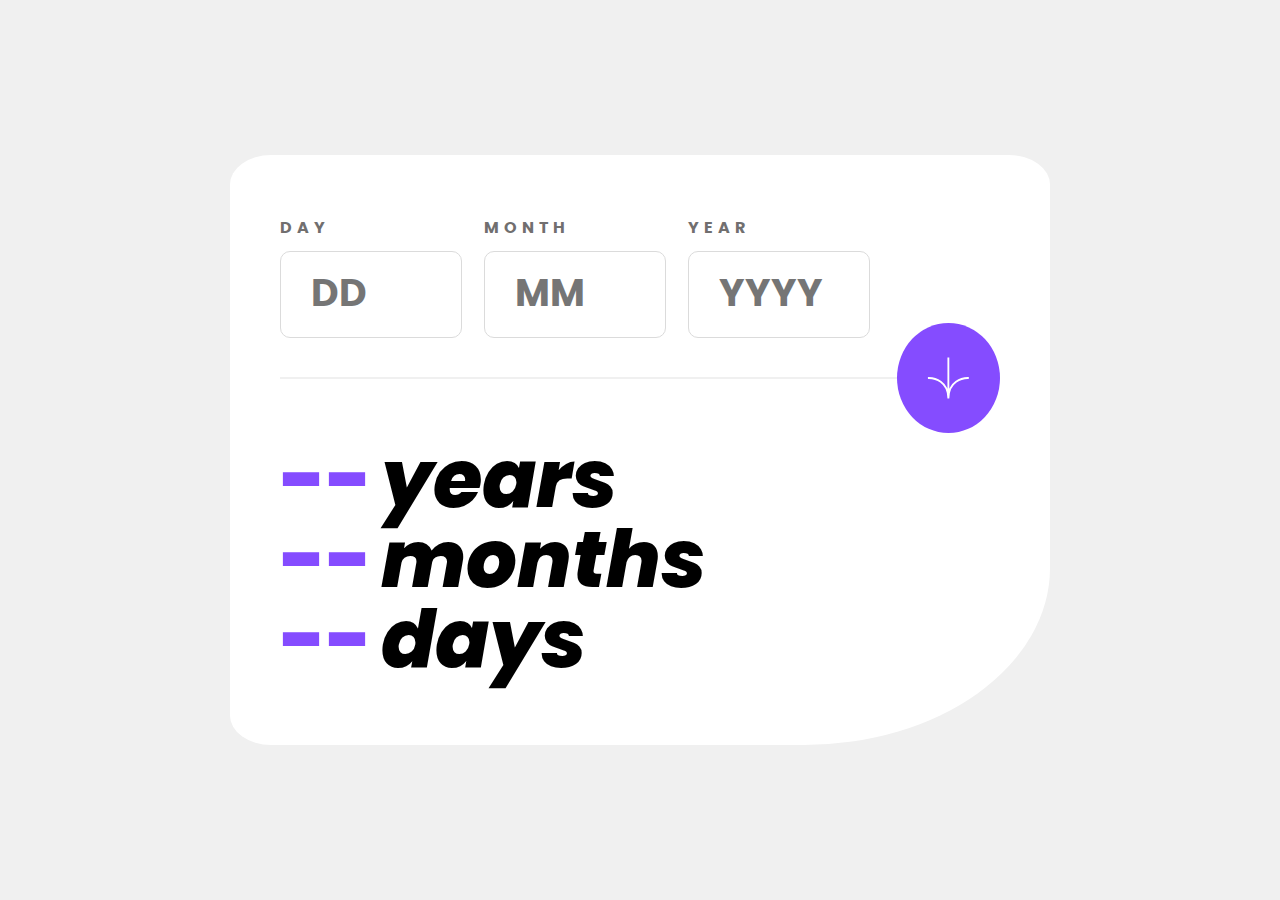
<file: index.html>
<!DOCTYPE html>
<html lang="fr">

<head>
  <meta charset="UTF-8">
  <meta name="viewport" content="width=device-width, initial-scale=1.0">
  <!-- displays site properly based on user's device -->
  <link rel="icon" type="image/png" sizes="32x32" href="./assets/images/favicon-32x32.png">
  <title>Frontend Mentor | Age calculator app</title>
  <link rel="stylesheet" href="./css/style.css">
</head>

<body>
  <main>
    <section>
      <div> <label for="day">day</label>
        <input type="number" name="day" id="day" maxlength="2" max="1" min="31" placeholder="DD">
        <span id="error-day"></span>
      </div>
      <div> <label for="month">month</label>
        <input type="number" name="month" id="month" maxlength="2" max="1" min="12" placeholder="MM">
        <span id="error-month"></span>
      </div>
      <div> <label for="year">year</label>
        <input type="number" name="year" id="year" maxlength="4" placeholder="YYYY">
        <span id="error-year"></span>
      </div>
    </section>
    <div>
      <span></span>
      <svg xmlns="http://www.w3.org/2000/svg" width="46" height="44" viewBox="0 0 46 44">
        <g fill="none" stroke="#fff" stroke-width="2">
          <path d="M1 22.019C8.333 21.686 23 25.616 23 44M23 44V0M45 22.019C37.667 21.686 23 25.616 23 44" />
        </g>
      </svg>
    </div>
    <section>
      <div> <span>--</span>
        <h2>years</h2>
      </div>
      <div> <span>--</span>
        <h2>months</h2>
      </div>
      <div> <span>--</span>
        <h2>days</h2>
      </div>
    </section>
  </main>
  <script src="./js/script.js"></script>
</body>

</html>
</file>
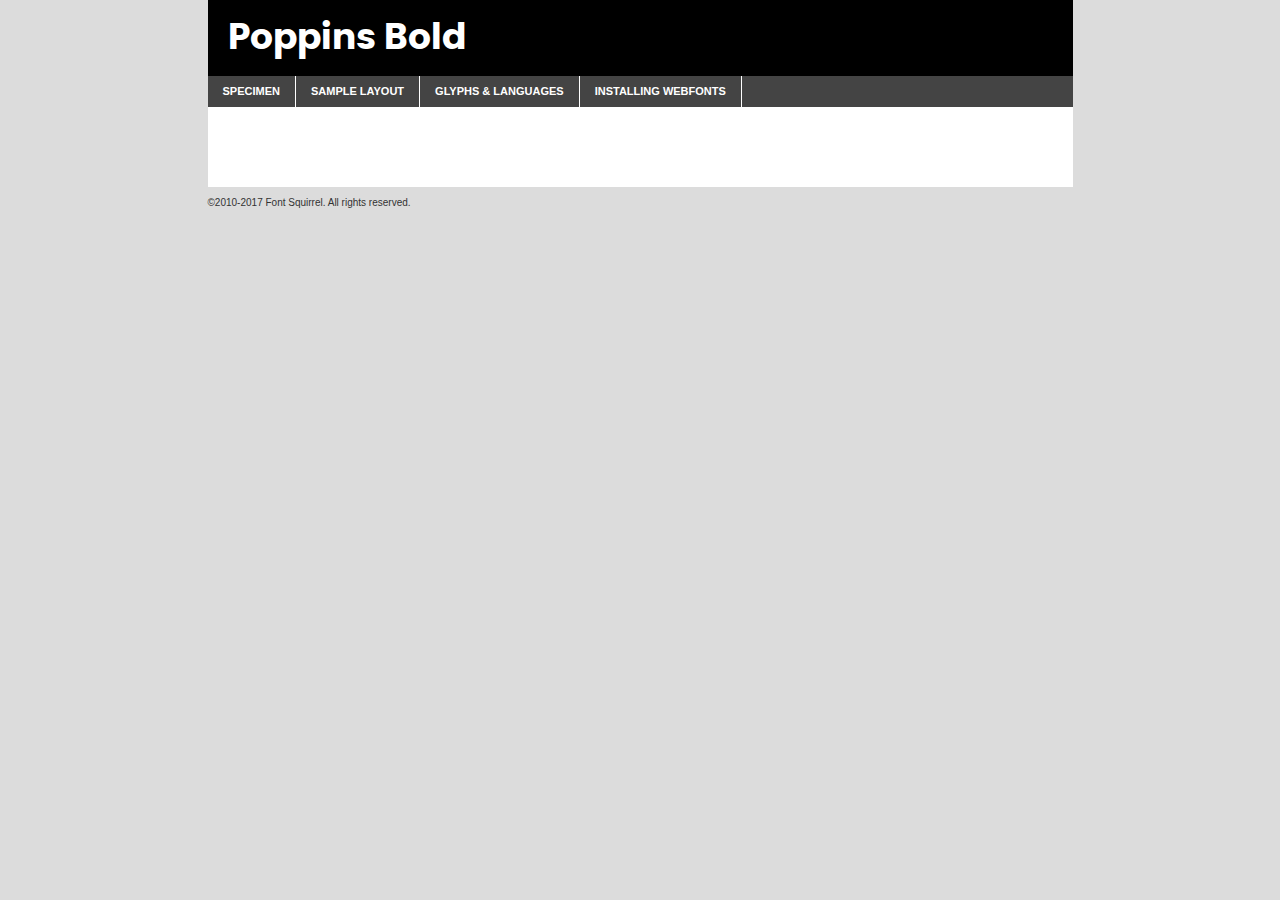
<file: assets/fonts/poppins-bold-demo.html>
<!DOCTYPE html PUBLIC "-//W3C//DTD XHTML 1.0 Transitional//EN"
        "http://www.w3.org/TR/xhtml1/DTD/xhtml1-transitional.dtd">

<html xmlns="http://www.w3.org/1999/xhtml" xml:lang="en" lang="en">
<head>
    <meta http-equiv="Content-Type" content="text/html; charset=utf-8"/>
    <script src="http://ajax.googleapis.com/ajax/libs/jquery/1.7.2/jquery.min.js" type="text/javascript" charset="utf-8"></script>
    <script type="text/javascript">
		(function($) {
			$.fn.easyTabs = function(option) {
				var param = jQuery.extend({ fadeSpeed: 'fast', defaultContent: 1, activeClass: 'active' }, option);
				$(this).each(function() {
					var thisId = '#' + this.id;
					if ( param.defaultContent == '' )
					{
						param.defaultContent = 1;
					}
					if ( typeof param.defaultContent == 'number' )
					{
						var defaultTab = $(thisId + ' .tabs li:eq(' + (param.defaultContent - 1) + ') a').attr('href').substr(1);
					}
					else
					{
						var defaultTab = param.defaultContent;
					}
					$(thisId + ' .tabs li a').each(function() {
						var tabToHide = $(this).attr('href').substr(1);
						$('#' + tabToHide).addClass('easytabs-tab-content');
					});
					hideAll();
					changeContent(defaultTab);

					function hideAll() {$(thisId + ' .easytabs-tab-content').hide();}

					function changeContent(tabId)
					{
						hideAll();
						$(thisId + ' .tabs li').removeClass(param.activeClass);
						$(thisId + ' .tabs li a[href=#' + tabId + ']').closest('li').addClass(param.activeClass);
						if ( param.fadeSpeed != 'none' )
						{
							$(thisId + ' #' + tabId).fadeIn(param.fadeSpeed);
						}
						else
						{
							$(thisId + ' #' + tabId).show();
						}
					}

					$(thisId + ' .tabs li').click(function() {
						var tabId = $(this).find('a').attr('href').substr(1);
						changeContent(tabId);
						return false;
					});
				});
			}
		})(jQuery);
    </script>
    <link rel="stylesheet" href="specimen_files/specimen_stylesheet.css" type="text/css" charset="utf-8"/>
    <link rel="stylesheet" href="stylesheet.css" type="text/css" charset="utf-8"/>

    <style type="text/css">
        		body {
			font-family: 'poppinsbold';
        		}

            </style>

    <title>Poppins Bold Specimen</title>


    <script type="text/javascript" charset="utf-8">
		$(document).ready(function() {
			$('#container').easyTabs({ defaultContent: 1 });
		});
    </script>
</head>

<body>
<div id="container">
    <div id="header">
		Poppins Bold    </div>
    <ul class="tabs">
        <li><a href="#specimen">Specimen</a></li>
        <li><a href="#layout">Sample Layout</a></li>
		        <li><a href="#glyphs">Glyphs &amp; Languages</a></li>
        <li><a href="#installing">Installing Webfonts</a></li>

    </ul>

    <div id="main_content">


        <div id="specimen">

            <div class="section">
                <div class="grid12 firstcol">
                    <div class="huge">AaBb</div>
                </div>
            </div>

            <div class="section">
                <div class="glyph_range">A&#x200B;B&#x200b;C&#x200b;D&#x200b;E&#x200b;F&#x200b;G&#x200b;H&#x200b;I&#x200b;J&#x200b;K&#x200b;L&#x200b;M&#x200b;N&#x200b;O&#x200b;P&#x200b;Q&#x200b;R&#x200b;S&#x200b;T&#x200b;U&#x200b;V&#x200b;W&#x200b;X&#x200b;Y&#x200b;Z&#x200b;a&#x200b;b&#x200b;c&#x200b;d&#x200b;e&#x200b;f&#x200b;g&#x200b;h&#x200b;i&#x200b;j&#x200b;k&#x200b;l&#x200b;m&#x200b;n&#x200b;o&#x200b;p&#x200b;q&#x200b;r&#x200b;s&#x200b;t&#x200b;u&#x200b;v&#x200b;w&#x200b;x&#x200b;y&#x200b;z&#x200b;1&#x200b;2&#x200b;3&#x200b;4&#x200b;5&#x200b;6&#x200b;7&#x200b;8&#x200b;9&#x200b;0&#x200b;&amp;&#x200b;.&#x200b;,&#x200b;?&#x200b;!&#x200b;&#64;&#x200b;(&#x200b;)&#x200b;#&#x200b;$&#x200b;%&#x200b;*&#x200b;+&#x200b;-&#x200b;=&#x200b;:&#x200b;;</div>
            </div>
            <div class="section">
                <div class="grid12 firstcol">
                    <table class="sample_table">
                        <tr>
                            <td>10</td>
                            <td class="size10">abcdefghijklmnopqrstuvwxyzABCDEFGHIJKLMNOPQRSTUVWXYZ0123456789abcdefghijklmnopqrstuvwxyzABCDEFGHIJKLMNOPQRSTUVWXYZ0123456789abcdefghijklmnopqrstuvwxyzABCDEFGHIJKLMNOPQRSTUVWXYZ</td>
                        </tr>
                        <tr>
                            <td>11</td>
                            <td class="size11">abcdefghijklmnopqrstuvwxyzABCDEFGHIJKLMNOPQRSTUVWXYZ0123456789abcdefghijklmnopqrstuvwxyzABCDEFGHIJKLMNOPQRSTUVWXYZ0123456789abcdefghijklmnopqrstuvwxyzABCDEFGHIJKLMNOPQRSTUVWXYZ</td>
                        </tr>
                        <tr>
                            <td>12</td>
                            <td class="size12">abcdefghijklmnopqrstuvwxyzABCDEFGHIJKLMNOPQRSTUVWXYZ0123456789abcdefghijklmnopqrstuvwxyzABCDEFGHIJKLMNOPQRSTUVWXYZ0123456789abcdefghijklmnopqrstuvwxyzABCDEFGHIJKLMNOPQRSTUVWXYZ</td>
                        </tr>
                        <tr>
                            <td>13</td>
                            <td class="size13">abcdefghijklmnopqrstuvwxyzABCDEFGHIJKLMNOPQRSTUVWXYZ0123456789abcdefghijklmnopqrstuvwxyzABCDEFGHIJKLMNOPQRSTUVWXYZ0123456789abcdefghijklmnopqrstuvwxyzABCDEFGHIJKLMNOPQRSTUVWXYZ</td>
                        </tr>
                        <tr>
                            <td>14</td>
                            <td class="size14">abcdefghijklmnopqrstuvwxyzABCDEFGHIJKLMNOPQRSTUVWXYZ0123456789abcdefghijklmnopqrstuvwxyzABCDEFGHIJKLMNOPQRSTUVWXYZ0123456789abcdefghijklmnopqrstuvwxyzABCDEFGHIJKLMNOPQRSTUVWXYZ</td>
                        </tr>
                        <tr>
                            <td>16</td>
                            <td class="size16">abcdefghijklmnopqrstuvwxyzABCDEFGHIJKLMNOPQRSTUVWXYZ0123456789abcdefghijklmnopqrstuvwxyzABCDEFGHIJKLMNOPQRSTUVWXYZ</td>
                        </tr>
                        <tr>
                            <td>18</td>
                            <td class="size18">abcdefghijklmnopqrstuvwxyzABCDEFGHIJKLMNOPQRSTUVWXYZ0123456789abcdefghijklmnopqrstuvwxyzABCDEFGHIJKLMNOPQRSTUVWXYZ</td>
                        </tr>
                        <tr>
                            <td>20</td>
                            <td class="size20">abcdefghijklmnopqrstuvwxyzABCDEFGHIJKLMNOPQRSTUVWXYZ0123456789abcdefghijklmnopqrstuvwxyzABCDEFGHIJKLMNOPQRSTUVWXYZ</td>
                        </tr>
                        <tr>
                            <td>24</td>
                            <td class="size24">abcdefghijklmnopqrstuvwxyzABCDEFGHIJKLMNOPQRSTUVWXYZ0123456789abcdefghijklmnopqrstuvwxyzABCDEFGHIJKLMNOPQRSTUVWXYZ</td>
                        </tr>
                        <tr>
                            <td>30</td>
                            <td class="size30">abcdefghijklmnopqrstuvwxyzABCDEFGHIJKLMNOPQRSTUVWXYZ0123456789abcdefghijklmnopqrstuvwxyzABCDEFGHIJKLMNOPQRSTUVWXYZ</td>
                        </tr>
                        <tr>
                            <td>36</td>
                            <td class="size36">abcdefghijklmnopqrstuvwxyzABCDEFGHIJKLMNOPQRSTUVWXYZ0123456789abcdefghijklmnopqrstuvwxyzABCDEFGHIJKLMNOPQRSTUVWXYZ</td>
                        </tr>
                        <tr>
                            <td>48</td>
                            <td class="size48">abcdefghijklmnopqrstuvwxyzABCDEFGHIJKLMNOPQRSTUVWXYZ0123456789abcdefghijklmnopqrstuvwxyzABCDEFGHIJKLMNOPQRSTUVWXYZ</td>
                        </tr>
                        <tr>
                            <td>60</td>
                            <td class="size60">abcdefghijklmnopqrstuvwxyzABCDEFGHIJKLMNOPQRSTUVWXYZ0123456789abcdefghijklmnopqrstuvwxyzABCDEFGHIJKLMNOPQRSTUVWXYZ</td>
                        </tr>
                        <tr>
                            <td>72</td>
                            <td class="size72">abcdefghijklmnopqrstuvwxyzABCDEFGHIJKLMNOPQRSTUVWXYZ0123456789abcdefghijklmnopqrstuvwxyzABCDEFGHIJKLMNOPQRSTUVWXYZ</td>
                        </tr>
                        <tr>
                            <td>90</td>
                            <td class="size90">abcdefghijklmnopqrstuvwxyzABCDEFGHIJKLMNOPQRSTUVWXYZ0123456789abcdefghijklmnopqrstuvwxyzABCDEFGHIJKLMNOPQRSTUVWXYZ</td>
                        </tr>
                    </table>

                </div>

            </div>


            <div class="section" id="bodycomparison">


                <div id="xheight">
                    <div class="fontbody">&#x25FC;&#x25FC;&#x25FC;&#x25FC;&#x25FC;&#x25FC;&#x25FC;&#x25FC;&#x25FC;&#x25FC;&#x25FC;&#x25FC;&#x25FC;&#x25FC;&#x25FC;&#x25FC;&#x25FC;&#x25FC;&#x25FC;&#x25FC;&#x25FC;&#x25FC;&#x25FC;&#x25FC;&#x25FC;&#x25FC;&#x25FC;&#x25FC;&#x25FC;&#x25FC;&#x25FC;&#x25FC;&#x25FC;&#x25FC;&#x25FC;&#x25FC;&#x25FC;&#x25FC;&#x25FC;&#x25FC;&#x25FC;&#x25FC;&#x25FC;&#x25FC;&#x25FC;&#x25FC;&#x25FC;&#x25FC;&#x25FC;&#x25FC;&#x25FC;&#x25FC;&#x25FC;&#x25FC;&#x25FC;&#x25FC;&#x25FC;&#x25FC;&#x25FC;&#x25FC;&#x25FC;&#x25FC;&#x25FC;&#x25FC;&#x25FC;&#x25FC;&#x25FC;&#x25FC;&#x25FC;&#x25FC;&#x25FC;&#x25FC;&#x25FC;&#x25FC;&#x25FC;&#x25FC;&#x25FC;&#x25FC;&#x25FC;&#x25FC;&#x25FC;&#x25FC;&#x25FC;&#x25FC;&#x25FC;&#x25FC;&#x25FC;&#x25FC;&#x25FC;&#x25FC;&#x25FC;&#x25FC;&#x25FC;&#x25FC;&#x25FC;&#x25FC;&#x25FC;&#x25FC;&#x25FC;body</div>
                    <div class="arialbody">body</div>
                    <div class="verdanabody">body</div>
                    <div class="georgiabody">body</div>
                </div>
                <div class="fontbody" style="z-index:1">
                    body<span>Poppins Bold</span>
                </div>
                <div class="arialbody" style="z-index:1">
                    body<span>Arial</span>
                </div>
                <div class="verdanabody" style="z-index:1">
                    body<span>Verdana</span>
                </div>
                <div class="georgiabody" style="z-index:1">
                    body<span>Georgia</span>
                </div>


            </div>


            <div class="section psample psample_row1" id="">

                <div class="grid2 firstcol">
                    <p class="size10"><span>10.</span>Aenean lacinia bibendum nulla sed consectetur. Fusce dapibus, tellus ac cursus commodo, tortor mauris condimentum nibh, ut fermentum massa justo sit amet risus. Nullam id dolor id nibh ultricies vehicula ut id elit. Cum sociis natoque penatibus et magnis dis parturient montes, nascetur ridiculus mus. Nulla vitae elit libero, a pharetra augue.</p>

                </div>
                <div class="grid3">
                    <p class="size11"><span>11.</span>Aenean lacinia bibendum nulla sed consectetur. Fusce dapibus, tellus ac cursus commodo, tortor mauris condimentum nibh, ut fermentum massa justo sit amet risus. Nullam id dolor id nibh ultricies vehicula ut id elit. Cum sociis natoque penatibus et magnis dis parturient montes, nascetur ridiculus mus. Nulla vitae elit libero, a pharetra augue.</p>

                </div>
                <div class="grid3">
                    <p class="size12"><span>12.</span>Aenean lacinia bibendum nulla sed consectetur. Fusce dapibus, tellus ac cursus commodo, tortor mauris condimentum nibh, ut fermentum massa justo sit amet risus. Nullam id dolor id nibh ultricies vehicula ut id elit. Cum sociis natoque penatibus et magnis dis parturient montes, nascetur ridiculus mus. Nulla vitae elit libero, a pharetra augue.</p>

                </div>
                <div class="grid4">
                    <p class="size13"><span>13.</span>Aenean lacinia bibendum nulla sed consectetur. Fusce dapibus, tellus ac cursus commodo, tortor mauris condimentum nibh, ut fermentum massa justo sit amet risus. Nullam id dolor id nibh ultricies vehicula ut id elit. Cum sociis natoque penatibus et magnis dis parturient montes, nascetur ridiculus mus. Nulla vitae elit libero, a pharetra augue.</p>

                </div>
                <div class="white_blend"></div>

            </div>
            <div class="section psample psample_row2" id="">
                <div class="grid3 firstcol">
                    <p class="size14"><span>14.</span>Aenean lacinia bibendum nulla sed consectetur. Fusce dapibus, tellus ac cursus commodo, tortor mauris condimentum nibh, ut fermentum massa justo sit amet risus. Nullam id dolor id nibh ultricies vehicula ut id elit. Cum sociis natoque penatibus et magnis dis parturient montes, nascetur ridiculus mus. Nulla vitae elit libero, a pharetra augue.</p>

                </div>
                <div class="grid4">
                    <p class="size16"><span>16.</span>Aenean lacinia bibendum nulla sed consectetur. Fusce dapibus, tellus ac cursus commodo, tortor mauris condimentum nibh, ut fermentum massa justo sit amet risus. Nullam id dolor id nibh ultricies vehicula ut id elit. Cum sociis natoque penatibus et magnis dis parturient montes, nascetur ridiculus mus. Nulla vitae elit libero, a pharetra augue.</p>

                </div>
                <div class="grid5">
                    <p class="size18"><span>18.</span>Aenean lacinia bibendum nulla sed consectetur. Fusce dapibus, tellus ac cursus commodo, tortor mauris condimentum nibh, ut fermentum massa justo sit amet risus. Nullam id dolor id nibh ultricies vehicula ut id elit. Cum sociis natoque penatibus et magnis dis parturient montes, nascetur ridiculus mus. Nulla vitae elit libero, a pharetra augue.</p>

                </div>

                <div class="white_blend"></div>

            </div>

            <div class="section psample psample_row3" id="">
                <div class="grid5 firstcol">
                    <p class="size20"><span>20.</span>Aenean lacinia bibendum nulla sed consectetur. Fusce dapibus, tellus ac cursus commodo, tortor mauris condimentum nibh, ut fermentum massa justo sit amet risus. Nullam id dolor id nibh ultricies vehicula ut id elit. Cum sociis natoque penatibus et magnis dis parturient montes, nascetur ridiculus mus. Nulla vitae elit libero, a pharetra augue.</p>
                </div>
                <div class="grid7">
                    <p class="size24"><span>24.</span>Aenean lacinia bibendum nulla sed consectetur. Fusce dapibus, tellus ac cursus commodo, tortor mauris condimentum nibh, ut fermentum massa justo sit amet risus. Nullam id dolor id nibh ultricies vehicula ut id elit. Cum sociis natoque penatibus et magnis dis parturient montes, nascetur ridiculus mus. Nulla vitae elit libero, a pharetra augue.</p>
                </div>

                <div class="white_blend"></div>

            </div>

            <div class="section psample psample_row4" id="">
                <div class="grid12 firstcol">
                    <p class="size30"><span>30.</span>Aenean lacinia bibendum nulla sed consectetur. Fusce dapibus, tellus ac cursus commodo, tortor mauris condimentum nibh, ut fermentum massa justo sit amet risus. Nullam id dolor id nibh ultricies vehicula ut id elit. Cum sociis natoque penatibus et magnis dis parturient montes, nascetur ridiculus mus. Nulla vitae elit libero, a pharetra augue.</p>
                </div>
                <div class="white_blend"></div>

            </div>


            <div class="section psample psample_row1 fullreverse">
                <div class="grid2 firstcol">
                    <p class="size10"><span>10.</span>Aenean lacinia bibendum nulla sed consectetur. Fusce dapibus, tellus ac cursus commodo, tortor mauris condimentum nibh, ut fermentum massa justo sit amet risus. Nullam id dolor id nibh ultricies vehicula ut id elit. Cum sociis natoque penatibus et magnis dis parturient montes, nascetur ridiculus mus. Nulla vitae elit libero, a pharetra augue.</p>

                </div>
                <div class="grid3">
                    <p class="size11"><span>11.</span>Aenean lacinia bibendum nulla sed consectetur. Fusce dapibus, tellus ac cursus commodo, tortor mauris condimentum nibh, ut fermentum massa justo sit amet risus. Nullam id dolor id nibh ultricies vehicula ut id elit. Cum sociis natoque penatibus et magnis dis parturient montes, nascetur ridiculus mus. Nulla vitae elit libero, a pharetra augue.</p>

                </div>
                <div class="grid3">
                    <p class="size12"><span>12.</span>Aenean lacinia bibendum nulla sed consectetur. Fusce dapibus, tellus ac cursus commodo, tortor mauris condimentum nibh, ut fermentum massa justo sit amet risus. Nullam id dolor id nibh ultricies vehicula ut id elit. Cum sociis natoque penatibus et magnis dis parturient montes, nascetur ridiculus mus. Nulla vitae elit libero, a pharetra augue.</p>

                </div>
                <div class="grid4">
                    <p class="size13"><span>13.</span>Aenean lacinia bibendum nulla sed consectetur. Fusce dapibus, tellus ac cursus commodo, tortor mauris condimentum nibh, ut fermentum massa justo sit amet risus. Nullam id dolor id nibh ultricies vehicula ut id elit. Cum sociis natoque penatibus et magnis dis parturient montes, nascetur ridiculus mus. Nulla vitae elit libero, a pharetra augue.</p>

                </div>
                <div class="black_blend"></div>

            </div>

            <div class="section psample psample_row2 fullreverse">
                <div class="grid3 firstcol">
                    <p class="size14"><span>14.</span>Aenean lacinia bibendum nulla sed consectetur. Fusce dapibus, tellus ac cursus commodo, tortor mauris condimentum nibh, ut fermentum massa justo sit amet risus. Nullam id dolor id nibh ultricies vehicula ut id elit. Cum sociis natoque penatibus et magnis dis parturient montes, nascetur ridiculus mus. Nulla vitae elit libero, a pharetra augue.</p>

                </div>
                <div class="grid4">
                    <p class="size16"><span>16.</span>Aenean lacinia bibendum nulla sed consectetur. Fusce dapibus, tellus ac cursus commodo, tortor mauris condimentum nibh, ut fermentum massa justo sit amet risus. Nullam id dolor id nibh ultricies vehicula ut id elit. Cum sociis natoque penatibus et magnis dis parturient montes, nascetur ridiculus mus. Nulla vitae elit libero, a pharetra augue.</p>

                </div>
                <div class="grid5">
                    <p class="size18"><span>18.</span>Aenean lacinia bibendum nulla sed consectetur. Fusce dapibus, tellus ac cursus commodo, tortor mauris condimentum nibh, ut fermentum massa justo sit amet risus. Nullam id dolor id nibh ultricies vehicula ut id elit. Cum sociis natoque penatibus et magnis dis parturient montes, nascetur ridiculus mus. Nulla vitae elit libero, a pharetra augue.</p>

                </div>
                <div class="black_blend"></div>

            </div>

            <div class="section psample fullreverse psample_row3" id="">
                <div class="grid5 firstcol">
                    <p class="size20"><span>20.</span>Aenean lacinia bibendum nulla sed consectetur. Fusce dapibus, tellus ac cursus commodo, tortor mauris condimentum nibh, ut fermentum massa justo sit amet risus. Nullam id dolor id nibh ultricies vehicula ut id elit. Cum sociis natoque penatibus et magnis dis parturient montes, nascetur ridiculus mus. Nulla vitae elit libero, a pharetra augue.</p>
                </div>
                <div class="grid7">
                    <p class="size24"><span>24.</span>Aenean lacinia bibendum nulla sed consectetur. Fusce dapibus, tellus ac cursus commodo, tortor mauris condimentum nibh, ut fermentum massa justo sit amet risus. Nullam id dolor id nibh ultricies vehicula ut id elit. Cum sociis natoque penatibus et magnis dis parturient montes, nascetur ridiculus mus. Nulla vitae elit libero, a pharetra augue.</p>
                </div>

                <div class="black_blend"></div>

            </div>

            <div class="section psample fullreverse psample_row4" id="" style="border-bottom: 20px #000 solid;">
                <div class="grid12 firstcol">
                    <p class="size30"><span>30.</span>Aenean lacinia bibendum nulla sed consectetur. Fusce dapibus, tellus ac cursus commodo, tortor mauris condimentum nibh, ut fermentum massa justo sit amet risus. Nullam id dolor id nibh ultricies vehicula ut id elit. Cum sociis natoque penatibus et magnis dis parturient montes, nascetur ridiculus mus. Nulla vitae elit libero, a pharetra augue.</p>
                </div>
                <div class="black_blend"></div>

            </div>


        </div>

        <div id="layout">

            <div class="section">

                <div class="grid12 firstcol">
                    <h1>Lorem Ipsum Dolor</h1>
                    <h2>Etiam porta sem malesuada magna mollis euismod</h2>

                    <p class="byline">By <a href="#link">Aenean Lacinia</a></p>
                </div>
            </div>
            <div class="section">
                <div class="grid8 firstcol">
                    <p class="large">Donec sed odio dui. Morbi leo risus, porta ac consectetur ac, vestibulum at eros. Fusce dapibus, tellus ac cursus commodo, tortor mauris condimentum nibh, ut fermentum massa justo sit amet risus. </p>


                    <h3>Pellentesque ornare sem</h3>

                    <p>Maecenas sed diam eget risus varius blandit sit amet non magna. Maecenas faucibus mollis interdum. Donec ullamcorper nulla non metus auctor fringilla. Nullam id dolor id nibh ultricies vehicula ut id elit. Nullam id dolor id nibh ultricies vehicula ut id elit. </p>

                    <p>Aenean eu leo quam. Pellentesque ornare sem lacinia quam venenatis vestibulum. Lorem ipsum dolor sit amet, consectetur adipiscing elit. Cum sociis natoque penatibus et magnis dis parturient montes, nascetur ridiculus mus. </p>

                    <p>Nulla vitae elit libero, a pharetra augue. Praesent commodo cursus magna, vel scelerisque nisl consectetur et. Aenean lacinia bibendum nulla sed consectetur. </p>

                    <p>Nullam quis risus eget urna mollis ornare vel eu leo. Nullam quis risus eget urna mollis ornare vel eu leo. Maecenas sed diam eget risus varius blandit sit amet non magna. Donec ullamcorper nulla non metus auctor fringilla. </p>

                    <h3>Cras mattis consectetur</h3>

                    <p>Aenean eu leo quam. Pellentesque ornare sem lacinia quam venenatis vestibulum. Aenean lacinia bibendum nulla sed consectetur. Integer posuere erat a ante venenatis dapibus posuere velit aliquet. Cras mattis consectetur purus sit amet fermentum. </p>

                    <p>Nullam id dolor id nibh ultricies vehicula ut id elit. Nullam quis risus eget urna mollis ornare vel eu leo. Cras mattis consectetur purus sit amet fermentum.</p>
                </div>

                <div class="grid4 sidebar">

                    <div class="box reverse">
                        <p class="last">Nullam quis risus eget urna mollis ornare vel eu leo. Donec ullamcorper nulla non metus auctor fringilla. Cras mattis consectetur purus sit amet fermentum. Sed posuere consectetur est at lobortis. Lorem ipsum dolor sit amet, consectetur adipiscing elit. </p>
                    </div>

                    <p class="caption">Maecenas sed diam eget risus varius.</p>

                    <p>Vestibulum id ligula porta felis euismod semper. Integer posuere erat a ante venenatis dapibus posuere velit aliquet. Vestibulum id ligula porta felis euismod semper. Sed posuere consectetur est at lobortis. Maecenas sed diam eget risus varius blandit sit amet non magna. Fusce dapibus, tellus ac cursus commodo, tortor mauris condimentum nibh, ut fermentum massa justo sit amet risus. </p>


                    <p>Duis mollis, est non commodo luctus, nisi erat porttitor ligula, eget lacinia odio sem nec elit. Aenean lacinia bibendum nulla sed consectetur. Vivamus sagittis lacus vel augue laoreet rutrum faucibus dolor auctor. Aenean lacinia bibendum nulla sed consectetur. Nullam quis risus eget urna mollis ornare vel eu leo. </p>

                    <p>Praesent commodo cursus magna, vel scelerisque nisl consectetur et. Donec ullamcorper nulla non metus auctor fringilla. Maecenas faucibus mollis interdum. Fusce dapibus, tellus ac cursus commodo, tortor mauris condimentum nibh, ut fermentum massa justo sit amet risus. </p>

                </div>
            </div>

        </div>


		

        <div id="glyphs">
            <div class="section">
                <div class="grid12 firstcol">

                    <h1>Language Support</h1>
                    <p>The subset of Poppins Bold in this kit supports the following languages:<br/>

						Albanian, Basque, Breton, Chamorro, Danish, Dutch, English, Faroese, Finnish, French, Frisian, Galician, German, Icelandic, Italian, Malagasy, Norwegian, Portuguese, Spanish, Alsatian, Aragonese, Arapaho, Arrernte, Asturian, Aymara, Bislama, Cebuano, Corsican, Fijian, French_creole, Genoese, Gilbertese, Greenlandic, Haitian_creole, Hiligaynon, Hmong, Hopi, Ibanag, Iloko_ilokano, Indonesian, Interglossa_glosa, Interlingua, Irish_gaelic, Jerriais, Lojban, Lombard, Luxembourgeois, Manx, Mohawk, Norfolk_pitcairnese, Occitan, Oromo, Pangasinan, Papiamento, Piedmontese, Potawatomi, Rhaeto-romance, Romansh, Rotokas, Sami_lule, Samoan, Sardinian, Scots_gaelic, Seychelles_creole, Shona, Sicilian, Somali, Southern_ndebele, Swahili, Swati_swazi, Tagalog_filipino_pilipino, Tetum, Tok_pisin, Uyghur_latinized, Volapuk, Walloon, Warlpiri, Xhosa, Yapese, Zulu, Latinbasic, Ubasic, Demo                    </p>
                    <h1>Glyph Chart</h1>
                    <p>The subset of Poppins Bold in this kit includes all the glyphs listed below. Unicode entities are included above each glyph to help you insert individual characters into your layout.</p>
                    <div id="glyph_chart">

																																	                                <div><p>&amp;#13;</p>&#13;</div>
																				                                <div><p>&amp;#32;</p>&#32;</div>
																				                                <div><p>&amp;#33;</p>&#33;</div>
																				                                <div><p>&amp;#34;</p>&#34;</div>
																				                                <div><p>&amp;#35;</p>&#35;</div>
																				                                <div><p>&amp;#36;</p>&#36;</div>
																				                                <div><p>&amp;#37;</p>&#37;</div>
																				                                <div><p>&amp;#38;</p>&#38;</div>
																				                                <div><p>&amp;#39;</p>&#39;</div>
																				                                <div><p>&amp;#40;</p>&#40;</div>
																				                                <div><p>&amp;#41;</p>&#41;</div>
																				                                <div><p>&amp;#42;</p>&#42;</div>
																				                                <div><p>&amp;#43;</p>&#43;</div>
																				                                <div><p>&amp;#44;</p>&#44;</div>
																				                                <div><p>&amp;#45;</p>&#45;</div>
																				                                <div><p>&amp;#46;</p>&#46;</div>
																				                                <div><p>&amp;#47;</p>&#47;</div>
																				                                <div><p>&amp;#48;</p>&#48;</div>
																				                                <div><p>&amp;#49;</p>&#49;</div>
																				                                <div><p>&amp;#50;</p>&#50;</div>
																				                                <div><p>&amp;#51;</p>&#51;</div>
																				                                <div><p>&amp;#52;</p>&#52;</div>
																				                                <div><p>&amp;#53;</p>&#53;</div>
																				                                <div><p>&amp;#54;</p>&#54;</div>
																				                                <div><p>&amp;#55;</p>&#55;</div>
																				                                <div><p>&amp;#56;</p>&#56;</div>
																				                                <div><p>&amp;#57;</p>&#57;</div>
																				                                <div><p>&amp;#58;</p>&#58;</div>
																				                                <div><p>&amp;#59;</p>&#59;</div>
																				                                <div><p>&amp;#60;</p>&#60;</div>
																				                                <div><p>&amp;#61;</p>&#61;</div>
																				                                <div><p>&amp;#62;</p>&#62;</div>
																				                                <div><p>&amp;#63;</p>&#63;</div>
																				                                <div><p>&amp;#64;</p>&#64;</div>
																				                                <div><p>&amp;#65;</p>&#65;</div>
																				                                <div><p>&amp;#66;</p>&#66;</div>
																				                                <div><p>&amp;#67;</p>&#67;</div>
																				                                <div><p>&amp;#68;</p>&#68;</div>
																				                                <div><p>&amp;#69;</p>&#69;</div>
																				                                <div><p>&amp;#70;</p>&#70;</div>
																				                                <div><p>&amp;#71;</p>&#71;</div>
																				                                <div><p>&amp;#72;</p>&#72;</div>
																				                                <div><p>&amp;#73;</p>&#73;</div>
																				                                <div><p>&amp;#74;</p>&#74;</div>
																				                                <div><p>&amp;#75;</p>&#75;</div>
																				                                <div><p>&amp;#76;</p>&#76;</div>
																				                                <div><p>&amp;#77;</p>&#77;</div>
																				                                <div><p>&amp;#78;</p>&#78;</div>
																				                                <div><p>&amp;#79;</p>&#79;</div>
																				                                <div><p>&amp;#80;</p>&#80;</div>
																				                                <div><p>&amp;#81;</p>&#81;</div>
																				                                <div><p>&amp;#82;</p>&#82;</div>
																				                                <div><p>&amp;#83;</p>&#83;</div>
																				                                <div><p>&amp;#84;</p>&#84;</div>
																				                                <div><p>&amp;#85;</p>&#85;</div>
																				                                <div><p>&amp;#86;</p>&#86;</div>
																				                                <div><p>&amp;#87;</p>&#87;</div>
																				                                <div><p>&amp;#88;</p>&#88;</div>
																				                                <div><p>&amp;#89;</p>&#89;</div>
																				                                <div><p>&amp;#90;</p>&#90;</div>
																				                                <div><p>&amp;#91;</p>&#91;</div>
																				                                <div><p>&amp;#92;</p>&#92;</div>
																				                                <div><p>&amp;#93;</p>&#93;</div>
																				                                <div><p>&amp;#94;</p>&#94;</div>
																				                                <div><p>&amp;#95;</p>&#95;</div>
																				                                <div><p>&amp;#96;</p>&#96;</div>
																				                                <div><p>&amp;#97;</p>&#97;</div>
																				                                <div><p>&amp;#98;</p>&#98;</div>
																				                                <div><p>&amp;#99;</p>&#99;</div>
																				                                <div><p>&amp;#100;</p>&#100;</div>
																				                                <div><p>&amp;#101;</p>&#101;</div>
																				                                <div><p>&amp;#102;</p>&#102;</div>
																				                                <div><p>&amp;#103;</p>&#103;</div>
																				                                <div><p>&amp;#104;</p>&#104;</div>
																				                                <div><p>&amp;#105;</p>&#105;</div>
																				                                <div><p>&amp;#106;</p>&#106;</div>
																				                                <div><p>&amp;#107;</p>&#107;</div>
																				                                <div><p>&amp;#108;</p>&#108;</div>
																				                                <div><p>&amp;#109;</p>&#109;</div>
																				                                <div><p>&amp;#110;</p>&#110;</div>
																				                                <div><p>&amp;#111;</p>&#111;</div>
																				                                <div><p>&amp;#112;</p>&#112;</div>
																				                                <div><p>&amp;#113;</p>&#113;</div>
																				                                <div><p>&amp;#114;</p>&#114;</div>
																				                                <div><p>&amp;#115;</p>&#115;</div>
																				                                <div><p>&amp;#116;</p>&#116;</div>
																				                                <div><p>&amp;#117;</p>&#117;</div>
																				                                <div><p>&amp;#118;</p>&#118;</div>
																				                                <div><p>&amp;#119;</p>&#119;</div>
																				                                <div><p>&amp;#120;</p>&#120;</div>
																				                                <div><p>&amp;#121;</p>&#121;</div>
																				                                <div><p>&amp;#122;</p>&#122;</div>
																				                                <div><p>&amp;#123;</p>&#123;</div>
																				                                <div><p>&amp;#124;</p>&#124;</div>
																				                                <div><p>&amp;#125;</p>&#125;</div>
																				                                <div><p>&amp;#126;</p>&#126;</div>
																				                                <div><p>&amp;#160;</p>&#160;</div>
																				                                <div><p>&amp;#161;</p>&#161;</div>
																				                                <div><p>&amp;#162;</p>&#162;</div>
																				                                <div><p>&amp;#163;</p>&#163;</div>
																				                                <div><p>&amp;#164;</p>&#164;</div>
																				                                <div><p>&amp;#165;</p>&#165;</div>
																				                                <div><p>&amp;#166;</p>&#166;</div>
																				                                <div><p>&amp;#167;</p>&#167;</div>
																				                                <div><p>&amp;#168;</p>&#168;</div>
																				                                <div><p>&amp;#169;</p>&#169;</div>
																				                                <div><p>&amp;#170;</p>&#170;</div>
																				                                <div><p>&amp;#171;</p>&#171;</div>
																				                                <div><p>&amp;#172;</p>&#172;</div>
																				                                <div><p>&amp;#173;</p>&#173;</div>
																				                                <div><p>&amp;#174;</p>&#174;</div>
																				                                <div><p>&amp;#175;</p>&#175;</div>
																				                                <div><p>&amp;#176;</p>&#176;</div>
																				                                <div><p>&amp;#177;</p>&#177;</div>
																				                                <div><p>&amp;#178;</p>&#178;</div>
																				                                <div><p>&amp;#179;</p>&#179;</div>
																				                                <div><p>&amp;#180;</p>&#180;</div>
																				                                <div><p>&amp;#181;</p>&#181;</div>
																				                                <div><p>&amp;#182;</p>&#182;</div>
																				                                <div><p>&amp;#183;</p>&#183;</div>
																				                                <div><p>&amp;#184;</p>&#184;</div>
																				                                <div><p>&amp;#185;</p>&#185;</div>
																				                                <div><p>&amp;#186;</p>&#186;</div>
																				                                <div><p>&amp;#187;</p>&#187;</div>
																				                                <div><p>&amp;#188;</p>&#188;</div>
																				                                <div><p>&amp;#189;</p>&#189;</div>
																				                                <div><p>&amp;#190;</p>&#190;</div>
																				                                <div><p>&amp;#191;</p>&#191;</div>
																				                                <div><p>&amp;#192;</p>&#192;</div>
																				                                <div><p>&amp;#193;</p>&#193;</div>
																				                                <div><p>&amp;#194;</p>&#194;</div>
																				                                <div><p>&amp;#195;</p>&#195;</div>
																				                                <div><p>&amp;#196;</p>&#196;</div>
																				                                <div><p>&amp;#197;</p>&#197;</div>
																				                                <div><p>&amp;#198;</p>&#198;</div>
																				                                <div><p>&amp;#199;</p>&#199;</div>
																				                                <div><p>&amp;#200;</p>&#200;</div>
																				                                <div><p>&amp;#201;</p>&#201;</div>
																				                                <div><p>&amp;#202;</p>&#202;</div>
																				                                <div><p>&amp;#203;</p>&#203;</div>
																				                                <div><p>&amp;#204;</p>&#204;</div>
																				                                <div><p>&amp;#205;</p>&#205;</div>
																				                                <div><p>&amp;#206;</p>&#206;</div>
																				                                <div><p>&amp;#207;</p>&#207;</div>
																				                                <div><p>&amp;#208;</p>&#208;</div>
																				                                <div><p>&amp;#209;</p>&#209;</div>
																				                                <div><p>&amp;#210;</p>&#210;</div>
																				                                <div><p>&amp;#211;</p>&#211;</div>
																				                                <div><p>&amp;#212;</p>&#212;</div>
																				                                <div><p>&amp;#213;</p>&#213;</div>
																				                                <div><p>&amp;#214;</p>&#214;</div>
																				                                <div><p>&amp;#215;</p>&#215;</div>
																				                                <div><p>&amp;#216;</p>&#216;</div>
																				                                <div><p>&amp;#217;</p>&#217;</div>
																				                                <div><p>&amp;#218;</p>&#218;</div>
																				                                <div><p>&amp;#219;</p>&#219;</div>
																				                                <div><p>&amp;#220;</p>&#220;</div>
																				                                <div><p>&amp;#221;</p>&#221;</div>
																				                                <div><p>&amp;#222;</p>&#222;</div>
																				                                <div><p>&amp;#223;</p>&#223;</div>
																				                                <div><p>&amp;#224;</p>&#224;</div>
																				                                <div><p>&amp;#225;</p>&#225;</div>
																				                                <div><p>&amp;#226;</p>&#226;</div>
																				                                <div><p>&amp;#227;</p>&#227;</div>
																				                                <div><p>&amp;#228;</p>&#228;</div>
																				                                <div><p>&amp;#229;</p>&#229;</div>
																				                                <div><p>&amp;#230;</p>&#230;</div>
																				                                <div><p>&amp;#231;</p>&#231;</div>
																				                                <div><p>&amp;#232;</p>&#232;</div>
																				                                <div><p>&amp;#233;</p>&#233;</div>
																				                                <div><p>&amp;#234;</p>&#234;</div>
																				                                <div><p>&amp;#235;</p>&#235;</div>
																				                                <div><p>&amp;#236;</p>&#236;</div>
																				                                <div><p>&amp;#237;</p>&#237;</div>
																				                                <div><p>&amp;#238;</p>&#238;</div>
																				                                <div><p>&amp;#239;</p>&#239;</div>
																				                                <div><p>&amp;#240;</p>&#240;</div>
																				                                <div><p>&amp;#241;</p>&#241;</div>
																				                                <div><p>&amp;#242;</p>&#242;</div>
																				                                <div><p>&amp;#243;</p>&#243;</div>
																				                                <div><p>&amp;#244;</p>&#244;</div>
																				                                <div><p>&amp;#245;</p>&#245;</div>
																				                                <div><p>&amp;#246;</p>&#246;</div>
																				                                <div><p>&amp;#247;</p>&#247;</div>
																				                                <div><p>&amp;#248;</p>&#248;</div>
																				                                <div><p>&amp;#249;</p>&#249;</div>
																				                                <div><p>&amp;#250;</p>&#250;</div>
																				                                <div><p>&amp;#251;</p>&#251;</div>
																				                                <div><p>&amp;#252;</p>&#252;</div>
																				                                <div><p>&amp;#253;</p>&#253;</div>
																				                                <div><p>&amp;#254;</p>&#254;</div>
																				                                <div><p>&amp;#255;</p>&#255;</div>
																				                                <div><p>&amp;#338;</p>&#338;</div>
																				                                <div><p>&amp;#339;</p>&#339;</div>
																				                                <div><p>&amp;#376;</p>&#376;</div>
																				                                <div><p>&amp;#710;</p>&#710;</div>
																				                                <div><p>&amp;#732;</p>&#732;</div>
																				                                <div><p>&amp;#8192;</p>&#8192;</div>
																				                                <div><p>&amp;#8193;</p>&#8193;</div>
																				                                <div><p>&amp;#8194;</p>&#8194;</div>
																				                                <div><p>&amp;#8195;</p>&#8195;</div>
																				                                <div><p>&amp;#8196;</p>&#8196;</div>
																				                                <div><p>&amp;#8197;</p>&#8197;</div>
																				                                <div><p>&amp;#8198;</p>&#8198;</div>
																				                                <div><p>&amp;#8199;</p>&#8199;</div>
																				                                <div><p>&amp;#8200;</p>&#8200;</div>
																				                                <div><p>&amp;#8201;</p>&#8201;</div>
																				                                <div><p>&amp;#8202;</p>&#8202;</div>
																				                                <div><p>&amp;#8208;</p>&#8208;</div>
																				                                <div><p>&amp;#8209;</p>&#8209;</div>
																				                                <div><p>&amp;#8210;</p>&#8210;</div>
																				                                <div><p>&amp;#8211;</p>&#8211;</div>
																				                                <div><p>&amp;#8212;</p>&#8212;</div>
																				                                <div><p>&amp;#8216;</p>&#8216;</div>
																				                                <div><p>&amp;#8217;</p>&#8217;</div>
																				                                <div><p>&amp;#8218;</p>&#8218;</div>
																				                                <div><p>&amp;#8220;</p>&#8220;</div>
																				                                <div><p>&amp;#8221;</p>&#8221;</div>
																				                                <div><p>&amp;#8222;</p>&#8222;</div>
																				                                <div><p>&amp;#8226;</p>&#8226;</div>
																				                                <div><p>&amp;#8230;</p>&#8230;</div>
																				                                <div><p>&amp;#8239;</p>&#8239;</div>
																				                                <div><p>&amp;#8249;</p>&#8249;</div>
																				                                <div><p>&amp;#8250;</p>&#8250;</div>
																				                                <div><p>&amp;#8287;</p>&#8287;</div>
																				                                <div><p>&amp;#8364;</p>&#8364;</div>
																				                                <div><p>&amp;#8482;</p>&#8482;</div>
																				                                <div><p>&amp;#9724;</p>&#9724;</div>
																				                                <div><p>&amp;#64257;</p>&#64257;</div>
																				                                <div><p>&amp;#64258;</p>&#64258;</div>
																																																										                    </div>
                </div>


            </div>
        </div>


        <div id="specs">

        </div>

        <div id="installing">
            <div class="section">
                <div class="grid7 firstcol">
                    <h1>Installing Webfonts</h1>

                    <p>Webfonts are supported by all major browser platforms but not all in the same way. There are currently four different font formats that must be included in order to target all browsers. This includes TTF, WOFF, EOT and SVG.</p>

                    <h2>1. Upload your webfonts</h2>
                    <p>You must upload your webfont kit to your website. They should be in or near the same directory as your CSS files.</p>

                    <h2>2. Include the webfont stylesheet</h2>
                    <p>A special CSS @font-face declaration helps the various browsers select the appropriate font it needs without causing you a bunch of headaches. Learn more about this syntax by reading the <a href="https://www.fontspring.com/blog/further-hardening-of-the-bulletproof-syntax">Fontspring blog post</a> about it. The code for it is as follows:</p>


                    <code>
                        @font-face{
                        font-family: 'MyWebFont';
                        src: url('WebFont.eot');
                        src: url('WebFont.eot?#iefix') format('embedded-opentype'),
                        url('WebFont.woff') format('woff'),
                        url('WebFont.ttf') format('truetype'),
                        url('WebFont.svg#webfont') format('svg');
                        }
                    </code>

                    <p>We've already gone ahead and generated the code for you. All you have to do is link to the stylesheet in your HTML, like this:</p>
                    <code>&lt;link rel=&quot;stylesheet&quot; href=&quot;stylesheet.css&quot; type=&quot;text/css&quot; charset=&quot;utf-8&quot; /&gt;</code>

                    <h2>3. Modify your own stylesheet</h2>
                    <p>To take advantage of your new fonts, you must tell your stylesheet to use them. Look at the original @font-face declaration above and find the property called "font-family." The name linked there will be what you use to reference the font. Prepend that webfont name to the font stack in the "font-family" property, inside the selector you want to change. For example:</p>
                    <code>p { font-family: 'WebFont', Arial, sans-serif; }</code>

                    <h2>4. Test</h2>
                    <p>Getting webfonts to work cross-browser <em>can</em> be tricky. Use the information in the sidebar to help you if you find that fonts aren't loading in a particular browser.</p>
                </div>

                <div class="grid5 sidebar">
                    <div class="box">
                        <h2>Troubleshooting<br/>Font-Face Problems</h2>
                        <p>Having trouble getting your webfonts to load in your new website? Here are some tips to sort out what might be the problem.</p>

                        <h3>Fonts not showing in any browser</h3>

                        <p>This sounds like you need to work on the plumbing. You either did not upload the fonts to the correct directory, or you did not link the fonts properly in the CSS. If you've confirmed that all this is correct and you still have a problem, take a look at your .htaccess file and see if requests are getting intercepted.</p>

                        <h3>Fonts not loading in iPhone or iPad</h3>

                        <p>The most common problem here is that you are serving the fonts from an IIS server. IIS refuses to serve files that have unknown MIME types. If that is the case, you must set the MIME type for SVG to "image/svg+xml" in the server settings. Follow these instructions from Microsoft if you need help.</p>

                        <h3>Fonts not loading in Firefox</h3>

                        <p>The primary reason for this failure? You are still using a version Firefox older than 3.5. So upgrade already! If that isn't it, then you are very likely serving fonts from a different domain. Firefox requires that all font assets be served from the same domain. Lastly it is possible that you need to add WOFF to your list of MIME types (if you are serving via IIS.)</p>

                        <h3>Fonts not loading in IE</h3>

                        <p>Are you looking at Internet Explorer on an actual Windows machine or are you cheating by using a service like Adobe BrowserLab? Many of these screenshot services do not render @font-face for IE. Best to test it on a real machine.</p>

                        <h3>Fonts not loading in IE9</h3>

                        <p>IE9, like Firefox, requires that fonts be served from the same domain as the website. Make sure that is the case.</p>
                    </div>
                </div>
            </div>

        </div>

    </div>
    <div id="footer">
        <p>&copy;2010-2017 Font Squirrel. All rights reserved.</p>
    </div>
</div>
</body>
</html>
</file>
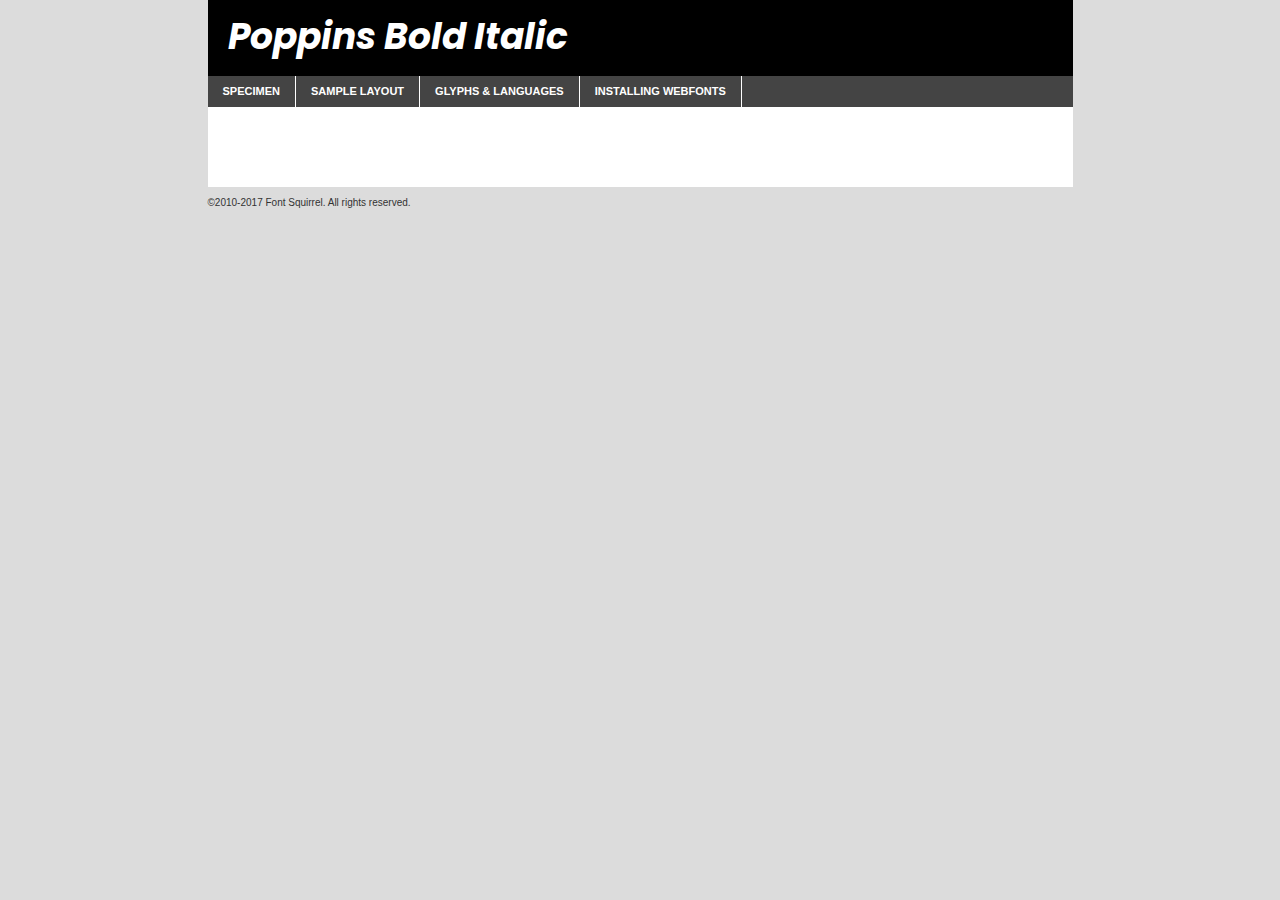
<file: assets/fonts/poppins-bolditalic-demo.html>
<!DOCTYPE html PUBLIC "-//W3C//DTD XHTML 1.0 Transitional//EN"
        "http://www.w3.org/TR/xhtml1/DTD/xhtml1-transitional.dtd">

<html xmlns="http://www.w3.org/1999/xhtml" xml:lang="en" lang="en">
<head>
    <meta http-equiv="Content-Type" content="text/html; charset=utf-8"/>
    <script src="http://ajax.googleapis.com/ajax/libs/jquery/1.7.2/jquery.min.js" type="text/javascript" charset="utf-8"></script>
    <script type="text/javascript">
		(function($) {
			$.fn.easyTabs = function(option) {
				var param = jQuery.extend({ fadeSpeed: 'fast', defaultContent: 1, activeClass: 'active' }, option);
				$(this).each(function() {
					var thisId = '#' + this.id;
					if ( param.defaultContent == '' )
					{
						param.defaultContent = 1;
					}
					if ( typeof param.defaultContent == 'number' )
					{
						var defaultTab = $(thisId + ' .tabs li:eq(' + (param.defaultContent - 1) + ') a').attr('href').substr(1);
					}
					else
					{
						var defaultTab = param.defaultContent;
					}
					$(thisId + ' .tabs li a').each(function() {
						var tabToHide = $(this).attr('href').substr(1);
						$('#' + tabToHide).addClass('easytabs-tab-content');
					});
					hideAll();
					changeContent(defaultTab);

					function hideAll() {$(thisId + ' .easytabs-tab-content').hide();}

					function changeContent(tabId)
					{
						hideAll();
						$(thisId + ' .tabs li').removeClass(param.activeClass);
						$(thisId + ' .tabs li a[href=#' + tabId + ']').closest('li').addClass(param.activeClass);
						if ( param.fadeSpeed != 'none' )
						{
							$(thisId + ' #' + tabId).fadeIn(param.fadeSpeed);
						}
						else
						{
							$(thisId + ' #' + tabId).show();
						}
					}

					$(thisId + ' .tabs li').click(function() {
						var tabId = $(this).find('a').attr('href').substr(1);
						changeContent(tabId);
						return false;
					});
				});
			}
		})(jQuery);
    </script>
    <link rel="stylesheet" href="specimen_files/specimen_stylesheet.css" type="text/css" charset="utf-8"/>
    <link rel="stylesheet" href="stylesheet.css" type="text/css" charset="utf-8"/>

    <style type="text/css">
        		body {
			font-family: 'poppinsbold_italic';
        		}

            </style>

    <title>Poppins Bold Italic Specimen</title>


    <script type="text/javascript" charset="utf-8">
		$(document).ready(function() {
			$('#container').easyTabs({ defaultContent: 1 });
		});
    </script>
</head>

<body>
<div id="container">
    <div id="header">
		Poppins Bold Italic    </div>
    <ul class="tabs">
        <li><a href="#specimen">Specimen</a></li>
        <li><a href="#layout">Sample Layout</a></li>
		        <li><a href="#glyphs">Glyphs &amp; Languages</a></li>
        <li><a href="#installing">Installing Webfonts</a></li>

    </ul>

    <div id="main_content">


        <div id="specimen">

            <div class="section">
                <div class="grid12 firstcol">
                    <div class="huge">AaBb</div>
                </div>
            </div>

            <div class="section">
                <div class="glyph_range">A&#x200B;B&#x200b;C&#x200b;D&#x200b;E&#x200b;F&#x200b;G&#x200b;H&#x200b;I&#x200b;J&#x200b;K&#x200b;L&#x200b;M&#x200b;N&#x200b;O&#x200b;P&#x200b;Q&#x200b;R&#x200b;S&#x200b;T&#x200b;U&#x200b;V&#x200b;W&#x200b;X&#x200b;Y&#x200b;Z&#x200b;a&#x200b;b&#x200b;c&#x200b;d&#x200b;e&#x200b;f&#x200b;g&#x200b;h&#x200b;i&#x200b;j&#x200b;k&#x200b;l&#x200b;m&#x200b;n&#x200b;o&#x200b;p&#x200b;q&#x200b;r&#x200b;s&#x200b;t&#x200b;u&#x200b;v&#x200b;w&#x200b;x&#x200b;y&#x200b;z&#x200b;1&#x200b;2&#x200b;3&#x200b;4&#x200b;5&#x200b;6&#x200b;7&#x200b;8&#x200b;9&#x200b;0&#x200b;&amp;&#x200b;.&#x200b;,&#x200b;?&#x200b;!&#x200b;&#64;&#x200b;(&#x200b;)&#x200b;#&#x200b;$&#x200b;%&#x200b;*&#x200b;+&#x200b;-&#x200b;=&#x200b;:&#x200b;;</div>
            </div>
            <div class="section">
                <div class="grid12 firstcol">
                    <table class="sample_table">
                        <tr>
                            <td>10</td>
                            <td class="size10">abcdefghijklmnopqrstuvwxyzABCDEFGHIJKLMNOPQRSTUVWXYZ0123456789abcdefghijklmnopqrstuvwxyzABCDEFGHIJKLMNOPQRSTUVWXYZ0123456789abcdefghijklmnopqrstuvwxyzABCDEFGHIJKLMNOPQRSTUVWXYZ</td>
                        </tr>
                        <tr>
                            <td>11</td>
                            <td class="size11">abcdefghijklmnopqrstuvwxyzABCDEFGHIJKLMNOPQRSTUVWXYZ0123456789abcdefghijklmnopqrstuvwxyzABCDEFGHIJKLMNOPQRSTUVWXYZ0123456789abcdefghijklmnopqrstuvwxyzABCDEFGHIJKLMNOPQRSTUVWXYZ</td>
                        </tr>
                        <tr>
                            <td>12</td>
                            <td class="size12">abcdefghijklmnopqrstuvwxyzABCDEFGHIJKLMNOPQRSTUVWXYZ0123456789abcdefghijklmnopqrstuvwxyzABCDEFGHIJKLMNOPQRSTUVWXYZ0123456789abcdefghijklmnopqrstuvwxyzABCDEFGHIJKLMNOPQRSTUVWXYZ</td>
                        </tr>
                        <tr>
                            <td>13</td>
                            <td class="size13">abcdefghijklmnopqrstuvwxyzABCDEFGHIJKLMNOPQRSTUVWXYZ0123456789abcdefghijklmnopqrstuvwxyzABCDEFGHIJKLMNOPQRSTUVWXYZ0123456789abcdefghijklmnopqrstuvwxyzABCDEFGHIJKLMNOPQRSTUVWXYZ</td>
                        </tr>
                        <tr>
                            <td>14</td>
                            <td class="size14">abcdefghijklmnopqrstuvwxyzABCDEFGHIJKLMNOPQRSTUVWXYZ0123456789abcdefghijklmnopqrstuvwxyzABCDEFGHIJKLMNOPQRSTUVWXYZ0123456789abcdefghijklmnopqrstuvwxyzABCDEFGHIJKLMNOPQRSTUVWXYZ</td>
                        </tr>
                        <tr>
                            <td>16</td>
                            <td class="size16">abcdefghijklmnopqrstuvwxyzABCDEFGHIJKLMNOPQRSTUVWXYZ0123456789abcdefghijklmnopqrstuvwxyzABCDEFGHIJKLMNOPQRSTUVWXYZ</td>
                        </tr>
                        <tr>
                            <td>18</td>
                            <td class="size18">abcdefghijklmnopqrstuvwxyzABCDEFGHIJKLMNOPQRSTUVWXYZ0123456789abcdefghijklmnopqrstuvwxyzABCDEFGHIJKLMNOPQRSTUVWXYZ</td>
                        </tr>
                        <tr>
                            <td>20</td>
                            <td class="size20">abcdefghijklmnopqrstuvwxyzABCDEFGHIJKLMNOPQRSTUVWXYZ0123456789abcdefghijklmnopqrstuvwxyzABCDEFGHIJKLMNOPQRSTUVWXYZ</td>
                        </tr>
                        <tr>
                            <td>24</td>
                            <td class="size24">abcdefghijklmnopqrstuvwxyzABCDEFGHIJKLMNOPQRSTUVWXYZ0123456789abcdefghijklmnopqrstuvwxyzABCDEFGHIJKLMNOPQRSTUVWXYZ</td>
                        </tr>
                        <tr>
                            <td>30</td>
                            <td class="size30">abcdefghijklmnopqrstuvwxyzABCDEFGHIJKLMNOPQRSTUVWXYZ0123456789abcdefghijklmnopqrstuvwxyzABCDEFGHIJKLMNOPQRSTUVWXYZ</td>
                        </tr>
                        <tr>
                            <td>36</td>
                            <td class="size36">abcdefghijklmnopqrstuvwxyzABCDEFGHIJKLMNOPQRSTUVWXYZ0123456789abcdefghijklmnopqrstuvwxyzABCDEFGHIJKLMNOPQRSTUVWXYZ</td>
                        </tr>
                        <tr>
                            <td>48</td>
                            <td class="size48">abcdefghijklmnopqrstuvwxyzABCDEFGHIJKLMNOPQRSTUVWXYZ0123456789abcdefghijklmnopqrstuvwxyzABCDEFGHIJKLMNOPQRSTUVWXYZ</td>
                        </tr>
                        <tr>
                            <td>60</td>
                            <td class="size60">abcdefghijklmnopqrstuvwxyzABCDEFGHIJKLMNOPQRSTUVWXYZ0123456789abcdefghijklmnopqrstuvwxyzABCDEFGHIJKLMNOPQRSTUVWXYZ</td>
                        </tr>
                        <tr>
                            <td>72</td>
                            <td class="size72">abcdefghijklmnopqrstuvwxyzABCDEFGHIJKLMNOPQRSTUVWXYZ0123456789abcdefghijklmnopqrstuvwxyzABCDEFGHIJKLMNOPQRSTUVWXYZ</td>
                        </tr>
                        <tr>
                            <td>90</td>
                            <td class="size90">abcdefghijklmnopqrstuvwxyzABCDEFGHIJKLMNOPQRSTUVWXYZ0123456789abcdefghijklmnopqrstuvwxyzABCDEFGHIJKLMNOPQRSTUVWXYZ</td>
                        </tr>
                    </table>

                </div>

            </div>


            <div class="section" id="bodycomparison">


                <div id="xheight">
                    <div class="fontbody">&#x25FC;&#x25FC;&#x25FC;&#x25FC;&#x25FC;&#x25FC;&#x25FC;&#x25FC;&#x25FC;&#x25FC;&#x25FC;&#x25FC;&#x25FC;&#x25FC;&#x25FC;&#x25FC;&#x25FC;&#x25FC;&#x25FC;&#x25FC;&#x25FC;&#x25FC;&#x25FC;&#x25FC;&#x25FC;&#x25FC;&#x25FC;&#x25FC;&#x25FC;&#x25FC;&#x25FC;&#x25FC;&#x25FC;&#x25FC;&#x25FC;&#x25FC;&#x25FC;&#x25FC;&#x25FC;&#x25FC;&#x25FC;&#x25FC;&#x25FC;&#x25FC;&#x25FC;&#x25FC;&#x25FC;&#x25FC;&#x25FC;&#x25FC;&#x25FC;&#x25FC;&#x25FC;&#x25FC;&#x25FC;&#x25FC;&#x25FC;&#x25FC;&#x25FC;&#x25FC;&#x25FC;&#x25FC;&#x25FC;&#x25FC;&#x25FC;&#x25FC;&#x25FC;&#x25FC;&#x25FC;&#x25FC;&#x25FC;&#x25FC;&#x25FC;&#x25FC;&#x25FC;&#x25FC;&#x25FC;&#x25FC;&#x25FC;&#x25FC;&#x25FC;&#x25FC;&#x25FC;&#x25FC;&#x25FC;&#x25FC;&#x25FC;&#x25FC;&#x25FC;&#x25FC;&#x25FC;&#x25FC;&#x25FC;&#x25FC;&#x25FC;&#x25FC;&#x25FC;&#x25FC;&#x25FC;body</div>
                    <div class="arialbody">body</div>
                    <div class="verdanabody">body</div>
                    <div class="georgiabody">body</div>
                </div>
                <div class="fontbody" style="z-index:1">
                    body<span>Poppins Bold Italic</span>
                </div>
                <div class="arialbody" style="z-index:1">
                    body<span>Arial</span>
                </div>
                <div class="verdanabody" style="z-index:1">
                    body<span>Verdana</span>
                </div>
                <div class="georgiabody" style="z-index:1">
                    body<span>Georgia</span>
                </div>


            </div>


            <div class="section psample psample_row1" id="">

                <div class="grid2 firstcol">
                    <p class="size10"><span>10.</span>Aenean lacinia bibendum nulla sed consectetur. Fusce dapibus, tellus ac cursus commodo, tortor mauris condimentum nibh, ut fermentum massa justo sit amet risus. Nullam id dolor id nibh ultricies vehicula ut id elit. Cum sociis natoque penatibus et magnis dis parturient montes, nascetur ridiculus mus. Nulla vitae elit libero, a pharetra augue.</p>

                </div>
                <div class="grid3">
                    <p class="size11"><span>11.</span>Aenean lacinia bibendum nulla sed consectetur. Fusce dapibus, tellus ac cursus commodo, tortor mauris condimentum nibh, ut fermentum massa justo sit amet risus. Nullam id dolor id nibh ultricies vehicula ut id elit. Cum sociis natoque penatibus et magnis dis parturient montes, nascetur ridiculus mus. Nulla vitae elit libero, a pharetra augue.</p>

                </div>
                <div class="grid3">
                    <p class="size12"><span>12.</span>Aenean lacinia bibendum nulla sed consectetur. Fusce dapibus, tellus ac cursus commodo, tortor mauris condimentum nibh, ut fermentum massa justo sit amet risus. Nullam id dolor id nibh ultricies vehicula ut id elit. Cum sociis natoque penatibus et magnis dis parturient montes, nascetur ridiculus mus. Nulla vitae elit libero, a pharetra augue.</p>

                </div>
                <div class="grid4">
                    <p class="size13"><span>13.</span>Aenean lacinia bibendum nulla sed consectetur. Fusce dapibus, tellus ac cursus commodo, tortor mauris condimentum nibh, ut fermentum massa justo sit amet risus. Nullam id dolor id nibh ultricies vehicula ut id elit. Cum sociis natoque penatibus et magnis dis parturient montes, nascetur ridiculus mus. Nulla vitae elit libero, a pharetra augue.</p>

                </div>
                <div class="white_blend"></div>

            </div>
            <div class="section psample psample_row2" id="">
                <div class="grid3 firstcol">
                    <p class="size14"><span>14.</span>Aenean lacinia bibendum nulla sed consectetur. Fusce dapibus, tellus ac cursus commodo, tortor mauris condimentum nibh, ut fermentum massa justo sit amet risus. Nullam id dolor id nibh ultricies vehicula ut id elit. Cum sociis natoque penatibus et magnis dis parturient montes, nascetur ridiculus mus. Nulla vitae elit libero, a pharetra augue.</p>

                </div>
                <div class="grid4">
                    <p class="size16"><span>16.</span>Aenean lacinia bibendum nulla sed consectetur. Fusce dapibus, tellus ac cursus commodo, tortor mauris condimentum nibh, ut fermentum massa justo sit amet risus. Nullam id dolor id nibh ultricies vehicula ut id elit. Cum sociis natoque penatibus et magnis dis parturient montes, nascetur ridiculus mus. Nulla vitae elit libero, a pharetra augue.</p>

                </div>
                <div class="grid5">
                    <p class="size18"><span>18.</span>Aenean lacinia bibendum nulla sed consectetur. Fusce dapibus, tellus ac cursus commodo, tortor mauris condimentum nibh, ut fermentum massa justo sit amet risus. Nullam id dolor id nibh ultricies vehicula ut id elit. Cum sociis natoque penatibus et magnis dis parturient montes, nascetur ridiculus mus. Nulla vitae elit libero, a pharetra augue.</p>

                </div>

                <div class="white_blend"></div>

            </div>

            <div class="section psample psample_row3" id="">
                <div class="grid5 firstcol">
                    <p class="size20"><span>20.</span>Aenean lacinia bibendum nulla sed consectetur. Fusce dapibus, tellus ac cursus commodo, tortor mauris condimentum nibh, ut fermentum massa justo sit amet risus. Nullam id dolor id nibh ultricies vehicula ut id elit. Cum sociis natoque penatibus et magnis dis parturient montes, nascetur ridiculus mus. Nulla vitae elit libero, a pharetra augue.</p>
                </div>
                <div class="grid7">
                    <p class="size24"><span>24.</span>Aenean lacinia bibendum nulla sed consectetur. Fusce dapibus, tellus ac cursus commodo, tortor mauris condimentum nibh, ut fermentum massa justo sit amet risus. Nullam id dolor id nibh ultricies vehicula ut id elit. Cum sociis natoque penatibus et magnis dis parturient montes, nascetur ridiculus mus. Nulla vitae elit libero, a pharetra augue.</p>
                </div>

                <div class="white_blend"></div>

            </div>

            <div class="section psample psample_row4" id="">
                <div class="grid12 firstcol">
                    <p class="size30"><span>30.</span>Aenean lacinia bibendum nulla sed consectetur. Fusce dapibus, tellus ac cursus commodo, tortor mauris condimentum nibh, ut fermentum massa justo sit amet risus. Nullam id dolor id nibh ultricies vehicula ut id elit. Cum sociis natoque penatibus et magnis dis parturient montes, nascetur ridiculus mus. Nulla vitae elit libero, a pharetra augue.</p>
                </div>
                <div class="white_blend"></div>

            </div>


            <div class="section psample psample_row1 fullreverse">
                <div class="grid2 firstcol">
                    <p class="size10"><span>10.</span>Aenean lacinia bibendum nulla sed consectetur. Fusce dapibus, tellus ac cursus commodo, tortor mauris condimentum nibh, ut fermentum massa justo sit amet risus. Nullam id dolor id nibh ultricies vehicula ut id elit. Cum sociis natoque penatibus et magnis dis parturient montes, nascetur ridiculus mus. Nulla vitae elit libero, a pharetra augue.</p>

                </div>
                <div class="grid3">
                    <p class="size11"><span>11.</span>Aenean lacinia bibendum nulla sed consectetur. Fusce dapibus, tellus ac cursus commodo, tortor mauris condimentum nibh, ut fermentum massa justo sit amet risus. Nullam id dolor id nibh ultricies vehicula ut id elit. Cum sociis natoque penatibus et magnis dis parturient montes, nascetur ridiculus mus. Nulla vitae elit libero, a pharetra augue.</p>

                </div>
                <div class="grid3">
                    <p class="size12"><span>12.</span>Aenean lacinia bibendum nulla sed consectetur. Fusce dapibus, tellus ac cursus commodo, tortor mauris condimentum nibh, ut fermentum massa justo sit amet risus. Nullam id dolor id nibh ultricies vehicula ut id elit. Cum sociis natoque penatibus et magnis dis parturient montes, nascetur ridiculus mus. Nulla vitae elit libero, a pharetra augue.</p>

                </div>
                <div class="grid4">
                    <p class="size13"><span>13.</span>Aenean lacinia bibendum nulla sed consectetur. Fusce dapibus, tellus ac cursus commodo, tortor mauris condimentum nibh, ut fermentum massa justo sit amet risus. Nullam id dolor id nibh ultricies vehicula ut id elit. Cum sociis natoque penatibus et magnis dis parturient montes, nascetur ridiculus mus. Nulla vitae elit libero, a pharetra augue.</p>

                </div>
                <div class="black_blend"></div>

            </div>

            <div class="section psample psample_row2 fullreverse">
                <div class="grid3 firstcol">
                    <p class="size14"><span>14.</span>Aenean lacinia bibendum nulla sed consectetur. Fusce dapibus, tellus ac cursus commodo, tortor mauris condimentum nibh, ut fermentum massa justo sit amet risus. Nullam id dolor id nibh ultricies vehicula ut id elit. Cum sociis natoque penatibus et magnis dis parturient montes, nascetur ridiculus mus. Nulla vitae elit libero, a pharetra augue.</p>

                </div>
                <div class="grid4">
                    <p class="size16"><span>16.</span>Aenean lacinia bibendum nulla sed consectetur. Fusce dapibus, tellus ac cursus commodo, tortor mauris condimentum nibh, ut fermentum massa justo sit amet risus. Nullam id dolor id nibh ultricies vehicula ut id elit. Cum sociis natoque penatibus et magnis dis parturient montes, nascetur ridiculus mus. Nulla vitae elit libero, a pharetra augue.</p>

                </div>
                <div class="grid5">
                    <p class="size18"><span>18.</span>Aenean lacinia bibendum nulla sed consectetur. Fusce dapibus, tellus ac cursus commodo, tortor mauris condimentum nibh, ut fermentum massa justo sit amet risus. Nullam id dolor id nibh ultricies vehicula ut id elit. Cum sociis natoque penatibus et magnis dis parturient montes, nascetur ridiculus mus. Nulla vitae elit libero, a pharetra augue.</p>

                </div>
                <div class="black_blend"></div>

            </div>

            <div class="section psample fullreverse psample_row3" id="">
                <div class="grid5 firstcol">
                    <p class="size20"><span>20.</span>Aenean lacinia bibendum nulla sed consectetur. Fusce dapibus, tellus ac cursus commodo, tortor mauris condimentum nibh, ut fermentum massa justo sit amet risus. Nullam id dolor id nibh ultricies vehicula ut id elit. Cum sociis natoque penatibus et magnis dis parturient montes, nascetur ridiculus mus. Nulla vitae elit libero, a pharetra augue.</p>
                </div>
                <div class="grid7">
                    <p class="size24"><span>24.</span>Aenean lacinia bibendum nulla sed consectetur. Fusce dapibus, tellus ac cursus commodo, tortor mauris condimentum nibh, ut fermentum massa justo sit amet risus. Nullam id dolor id nibh ultricies vehicula ut id elit. Cum sociis natoque penatibus et magnis dis parturient montes, nascetur ridiculus mus. Nulla vitae elit libero, a pharetra augue.</p>
                </div>

                <div class="black_blend"></div>

            </div>

            <div class="section psample fullreverse psample_row4" id="" style="border-bottom: 20px #000 solid;">
                <div class="grid12 firstcol">
                    <p class="size30"><span>30.</span>Aenean lacinia bibendum nulla sed consectetur. Fusce dapibus, tellus ac cursus commodo, tortor mauris condimentum nibh, ut fermentum massa justo sit amet risus. Nullam id dolor id nibh ultricies vehicula ut id elit. Cum sociis natoque penatibus et magnis dis parturient montes, nascetur ridiculus mus. Nulla vitae elit libero, a pharetra augue.</p>
                </div>
                <div class="black_blend"></div>

            </div>


        </div>

        <div id="layout">

            <div class="section">

                <div class="grid12 firstcol">
                    <h1>Lorem Ipsum Dolor</h1>
                    <h2>Etiam porta sem malesuada magna mollis euismod</h2>

                    <p class="byline">By <a href="#link">Aenean Lacinia</a></p>
                </div>
            </div>
            <div class="section">
                <div class="grid8 firstcol">
                    <p class="large">Donec sed odio dui. Morbi leo risus, porta ac consectetur ac, vestibulum at eros. Fusce dapibus, tellus ac cursus commodo, tortor mauris condimentum nibh, ut fermentum massa justo sit amet risus. </p>


                    <h3>Pellentesque ornare sem</h3>

                    <p>Maecenas sed diam eget risus varius blandit sit amet non magna. Maecenas faucibus mollis interdum. Donec ullamcorper nulla non metus auctor fringilla. Nullam id dolor id nibh ultricies vehicula ut id elit. Nullam id dolor id nibh ultricies vehicula ut id elit. </p>

                    <p>Aenean eu leo quam. Pellentesque ornare sem lacinia quam venenatis vestibulum. Lorem ipsum dolor sit amet, consectetur adipiscing elit. Cum sociis natoque penatibus et magnis dis parturient montes, nascetur ridiculus mus. </p>

                    <p>Nulla vitae elit libero, a pharetra augue. Praesent commodo cursus magna, vel scelerisque nisl consectetur et. Aenean lacinia bibendum nulla sed consectetur. </p>

                    <p>Nullam quis risus eget urna mollis ornare vel eu leo. Nullam quis risus eget urna mollis ornare vel eu leo. Maecenas sed diam eget risus varius blandit sit amet non magna. Donec ullamcorper nulla non metus auctor fringilla. </p>

                    <h3>Cras mattis consectetur</h3>

                    <p>Aenean eu leo quam. Pellentesque ornare sem lacinia quam venenatis vestibulum. Aenean lacinia bibendum nulla sed consectetur. Integer posuere erat a ante venenatis dapibus posuere velit aliquet. Cras mattis consectetur purus sit amet fermentum. </p>

                    <p>Nullam id dolor id nibh ultricies vehicula ut id elit. Nullam quis risus eget urna mollis ornare vel eu leo. Cras mattis consectetur purus sit amet fermentum.</p>
                </div>

                <div class="grid4 sidebar">

                    <div class="box reverse">
                        <p class="last">Nullam quis risus eget urna mollis ornare vel eu leo. Donec ullamcorper nulla non metus auctor fringilla. Cras mattis consectetur purus sit amet fermentum. Sed posuere consectetur est at lobortis. Lorem ipsum dolor sit amet, consectetur adipiscing elit. </p>
                    </div>

                    <p class="caption">Maecenas sed diam eget risus varius.</p>

                    <p>Vestibulum id ligula porta felis euismod semper. Integer posuere erat a ante venenatis dapibus posuere velit aliquet. Vestibulum id ligula porta felis euismod semper. Sed posuere consectetur est at lobortis. Maecenas sed diam eget risus varius blandit sit amet non magna. Fusce dapibus, tellus ac cursus commodo, tortor mauris condimentum nibh, ut fermentum massa justo sit amet risus. </p>


                    <p>Duis mollis, est non commodo luctus, nisi erat porttitor ligula, eget lacinia odio sem nec elit. Aenean lacinia bibendum nulla sed consectetur. Vivamus sagittis lacus vel augue laoreet rutrum faucibus dolor auctor. Aenean lacinia bibendum nulla sed consectetur. Nullam quis risus eget urna mollis ornare vel eu leo. </p>

                    <p>Praesent commodo cursus magna, vel scelerisque nisl consectetur et. Donec ullamcorper nulla non metus auctor fringilla. Maecenas faucibus mollis interdum. Fusce dapibus, tellus ac cursus commodo, tortor mauris condimentum nibh, ut fermentum massa justo sit amet risus. </p>

                </div>
            </div>

        </div>


		

        <div id="glyphs">
            <div class="section">
                <div class="grid12 firstcol">

                    <h1>Language Support</h1>
                    <p>The subset of Poppins Bold Italic in this kit supports the following languages:<br/>

						English, Arrernte, Bislama, Cebuano, Fijian, Gilbertese, Hmong, Ibanag, Iloko_ilokano, Interglossa_glosa, Interlingua, Lojban, Manx, Norfolk_pitcairnese, Oromo, Rotokas, Samoan, Sardinian, Seychelles_creole, Shona, Somali, Southern_ndebele, Swahili, Swati_swazi, Tok_pisin, Warlpiri, Xhosa, Zulu, Latinbasic, Demo                    </p>
                    <h1>Glyph Chart</h1>
                    <p>The subset of Poppins Bold Italic in this kit includes all the glyphs listed below. Unicode entities are included above each glyph to help you insert individual characters into your layout.</p>
                    <div id="glyph_chart">

																																	                                <div><p>&amp;#13;</p>&#13;</div>
																				                                <div><p>&amp;#32;</p>&#32;</div>
																				                                <div><p>&amp;#33;</p>&#33;</div>
																				                                <div><p>&amp;#34;</p>&#34;</div>
																				                                <div><p>&amp;#35;</p>&#35;</div>
																				                                <div><p>&amp;#36;</p>&#36;</div>
																				                                <div><p>&amp;#37;</p>&#37;</div>
																				                                <div><p>&amp;#38;</p>&#38;</div>
																				                                <div><p>&amp;#39;</p>&#39;</div>
																				                                <div><p>&amp;#40;</p>&#40;</div>
																				                                <div><p>&amp;#41;</p>&#41;</div>
																				                                <div><p>&amp;#42;</p>&#42;</div>
																				                                <div><p>&amp;#43;</p>&#43;</div>
																				                                <div><p>&amp;#44;</p>&#44;</div>
																				                                <div><p>&amp;#46;</p>&#46;</div>
																				                                <div><p>&amp;#47;</p>&#47;</div>
																				                                <div><p>&amp;#48;</p>&#48;</div>
																				                                <div><p>&amp;#49;</p>&#49;</div>
																				                                <div><p>&amp;#50;</p>&#50;</div>
																				                                <div><p>&amp;#51;</p>&#51;</div>
																				                                <div><p>&amp;#52;</p>&#52;</div>
																				                                <div><p>&amp;#53;</p>&#53;</div>
																				                                <div><p>&amp;#54;</p>&#54;</div>
																				                                <div><p>&amp;#55;</p>&#55;</div>
																				                                <div><p>&amp;#56;</p>&#56;</div>
																				                                <div><p>&amp;#57;</p>&#57;</div>
																				                                <div><p>&amp;#60;</p>&#60;</div>
																				                                <div><p>&amp;#61;</p>&#61;</div>
																				                                <div><p>&amp;#62;</p>&#62;</div>
																				                                <div><p>&amp;#63;</p>&#63;</div>
																				                                <div><p>&amp;#64;</p>&#64;</div>
																				                                <div><p>&amp;#65;</p>&#65;</div>
																				                                <div><p>&amp;#66;</p>&#66;</div>
																				                                <div><p>&amp;#67;</p>&#67;</div>
																				                                <div><p>&amp;#68;</p>&#68;</div>
																				                                <div><p>&amp;#69;</p>&#69;</div>
																				                                <div><p>&amp;#70;</p>&#70;</div>
																				                                <div><p>&amp;#71;</p>&#71;</div>
																				                                <div><p>&amp;#72;</p>&#72;</div>
																				                                <div><p>&amp;#73;</p>&#73;</div>
																				                                <div><p>&amp;#74;</p>&#74;</div>
																				                                <div><p>&amp;#75;</p>&#75;</div>
																				                                <div><p>&amp;#76;</p>&#76;</div>
																				                                <div><p>&amp;#77;</p>&#77;</div>
																				                                <div><p>&amp;#78;</p>&#78;</div>
																				                                <div><p>&amp;#79;</p>&#79;</div>
																				                                <div><p>&amp;#80;</p>&#80;</div>
																				                                <div><p>&amp;#81;</p>&#81;</div>
																				                                <div><p>&amp;#82;</p>&#82;</div>
																				                                <div><p>&amp;#83;</p>&#83;</div>
																				                                <div><p>&amp;#84;</p>&#84;</div>
																				                                <div><p>&amp;#85;</p>&#85;</div>
																				                                <div><p>&amp;#86;</p>&#86;</div>
																				                                <div><p>&amp;#87;</p>&#87;</div>
																				                                <div><p>&amp;#88;</p>&#88;</div>
																				                                <div><p>&amp;#89;</p>&#89;</div>
																				                                <div><p>&amp;#90;</p>&#90;</div>
																				                                <div><p>&amp;#91;</p>&#91;</div>
																				                                <div><p>&amp;#92;</p>&#92;</div>
																				                                <div><p>&amp;#93;</p>&#93;</div>
																				                                <div><p>&amp;#94;</p>&#94;</div>
																				                                <div><p>&amp;#95;</p>&#95;</div>
																				                                <div><p>&amp;#96;</p>&#96;</div>
																				                                <div><p>&amp;#97;</p>&#97;</div>
																				                                <div><p>&amp;#98;</p>&#98;</div>
																				                                <div><p>&amp;#99;</p>&#99;</div>
																				                                <div><p>&amp;#100;</p>&#100;</div>
																				                                <div><p>&amp;#101;</p>&#101;</div>
																				                                <div><p>&amp;#102;</p>&#102;</div>
																				                                <div><p>&amp;#103;</p>&#103;</div>
																				                                <div><p>&amp;#104;</p>&#104;</div>
																				                                <div><p>&amp;#105;</p>&#105;</div>
																				                                <div><p>&amp;#106;</p>&#106;</div>
																				                                <div><p>&amp;#107;</p>&#107;</div>
																				                                <div><p>&amp;#108;</p>&#108;</div>
																				                                <div><p>&amp;#109;</p>&#109;</div>
																				                                <div><p>&amp;#110;</p>&#110;</div>
																				                                <div><p>&amp;#111;</p>&#111;</div>
																				                                <div><p>&amp;#112;</p>&#112;</div>
																				                                <div><p>&amp;#113;</p>&#113;</div>
																				                                <div><p>&amp;#114;</p>&#114;</div>
																				                                <div><p>&amp;#115;</p>&#115;</div>
																				                                <div><p>&amp;#116;</p>&#116;</div>
																				                                <div><p>&amp;#117;</p>&#117;</div>
																				                                <div><p>&amp;#118;</p>&#118;</div>
																				                                <div><p>&amp;#119;</p>&#119;</div>
																				                                <div><p>&amp;#120;</p>&#120;</div>
																				                                <div><p>&amp;#121;</p>&#121;</div>
																				                                <div><p>&amp;#122;</p>&#122;</div>
																				                                <div><p>&amp;#123;</p>&#123;</div>
																				                                <div><p>&amp;#124;</p>&#124;</div>
																				                                <div><p>&amp;#125;</p>&#125;</div>
																				                                <div><p>&amp;#126;</p>&#126;</div>
																				                                <div><p>&amp;#160;</p>&#160;</div>
																				                                <div><p>&amp;#161;</p>&#161;</div>
																				                                <div><p>&amp;#162;</p>&#162;</div>
																				                                <div><p>&amp;#163;</p>&#163;</div>
																				                                <div><p>&amp;#164;</p>&#164;</div>
																				                                <div><p>&amp;#165;</p>&#165;</div>
																				                                <div><p>&amp;#166;</p>&#166;</div>
																				                                <div><p>&amp;#167;</p>&#167;</div>
																				                                <div><p>&amp;#168;</p>&#168;</div>
																				                                <div><p>&amp;#169;</p>&#169;</div>
																				                                <div><p>&amp;#170;</p>&#170;</div>
																				                                <div><p>&amp;#171;</p>&#171;</div>
																				                                <div><p>&amp;#172;</p>&#172;</div>
																				                                <div><p>&amp;#174;</p>&#174;</div>
																				                                <div><p>&amp;#175;</p>&#175;</div>
																				                                <div><p>&amp;#176;</p>&#176;</div>
																				                                <div><p>&amp;#177;</p>&#177;</div>
																				                                <div><p>&amp;#178;</p>&#178;</div>
																				                                <div><p>&amp;#179;</p>&#179;</div>
																				                                <div><p>&amp;#180;</p>&#180;</div>
																				                                <div><p>&amp;#181;</p>&#181;</div>
																				                                <div><p>&amp;#182;</p>&#182;</div>
																				                                <div><p>&amp;#184;</p>&#184;</div>
																				                                <div><p>&amp;#185;</p>&#185;</div>
																				                                <div><p>&amp;#186;</p>&#186;</div>
																				                                <div><p>&amp;#187;</p>&#187;</div>
																				                                <div><p>&amp;#188;</p>&#188;</div>
																				                                <div><p>&amp;#189;</p>&#189;</div>
																				                                <div><p>&amp;#190;</p>&#190;</div>
																				                                <div><p>&amp;#191;</p>&#191;</div>
																				                                <div><p>&amp;#198;</p>&#198;</div>
																				                                <div><p>&amp;#199;</p>&#199;</div>
																				                                <div><p>&amp;#208;</p>&#208;</div>
																				                                <div><p>&amp;#215;</p>&#215;</div>
																				                                <div><p>&amp;#216;</p>&#216;</div>
																				                                <div><p>&amp;#222;</p>&#222;</div>
																				                                <div><p>&amp;#223;</p>&#223;</div>
																				                                <div><p>&amp;#230;</p>&#230;</div>
																				                                <div><p>&amp;#231;</p>&#231;</div>
																				                                <div><p>&amp;#240;</p>&#240;</div>
																				                                <div><p>&amp;#247;</p>&#247;</div>
																				                                <div><p>&amp;#248;</p>&#248;</div>
																				                                <div><p>&amp;#254;</p>&#254;</div>
																				                                <div><p>&amp;#305;</p>&#305;</div>
																				                                <div><p>&amp;#338;</p>&#338;</div>
																				                                <div><p>&amp;#339;</p>&#339;</div>
																				                                <div><p>&amp;#710;</p>&#710;</div>
																				                                <div><p>&amp;#730;</p>&#730;</div>
																				                                <div><p>&amp;#732;</p>&#732;</div>
																				                                <div><p>&amp;#8192;</p>&#8192;</div>
																				                                <div><p>&amp;#8193;</p>&#8193;</div>
																				                                <div><p>&amp;#8194;</p>&#8194;</div>
																				                                <div><p>&amp;#8195;</p>&#8195;</div>
																				                                <div><p>&amp;#8196;</p>&#8196;</div>
																				                                <div><p>&amp;#8197;</p>&#8197;</div>
																				                                <div><p>&amp;#8198;</p>&#8198;</div>
																				                                <div><p>&amp;#8199;</p>&#8199;</div>
																				                                <div><p>&amp;#8200;</p>&#8200;</div>
																				                                <div><p>&amp;#8201;</p>&#8201;</div>
																				                                <div><p>&amp;#8202;</p>&#8202;</div>
																				                                <div><p>&amp;#8211;</p>&#8211;</div>
																				                                <div><p>&amp;#8212;</p>&#8212;</div>
																				                                <div><p>&amp;#8216;</p>&#8216;</div>
																				                                <div><p>&amp;#8217;</p>&#8217;</div>
																				                                <div><p>&amp;#8218;</p>&#8218;</div>
																				                                <div><p>&amp;#8220;</p>&#8220;</div>
																				                                <div><p>&amp;#8221;</p>&#8221;</div>
																				                                <div><p>&amp;#8222;</p>&#8222;</div>
																				                                <div><p>&amp;#8226;</p>&#8226;</div>
																				                                <div><p>&amp;#8239;</p>&#8239;</div>
																				                                <div><p>&amp;#8249;</p>&#8249;</div>
																				                                <div><p>&amp;#8250;</p>&#8250;</div>
																				                                <div><p>&amp;#8287;</p>&#8287;</div>
																				                                <div><p>&amp;#8364;</p>&#8364;</div>
																				                                <div><p>&amp;#8482;</p>&#8482;</div>
																				                                <div><p>&amp;#8722;</p>&#8722;</div>
																				                                <div><p>&amp;#9724;</p>&#9724;</div>
																				                                <div><p>&amp;#64257;</p>&#64257;</div>
																																																										                    </div>
                </div>


            </div>
        </div>


        <div id="specs">

        </div>

        <div id="installing">
            <div class="section">
                <div class="grid7 firstcol">
                    <h1>Installing Webfonts</h1>

                    <p>Webfonts are supported by all major browser platforms but not all in the same way. There are currently four different font formats that must be included in order to target all browsers. This includes TTF, WOFF, EOT and SVG.</p>

                    <h2>1. Upload your webfonts</h2>
                    <p>You must upload your webfont kit to your website. They should be in or near the same directory as your CSS files.</p>

                    <h2>2. Include the webfont stylesheet</h2>
                    <p>A special CSS @font-face declaration helps the various browsers select the appropriate font it needs without causing you a bunch of headaches. Learn more about this syntax by reading the <a href="https://www.fontspring.com/blog/further-hardening-of-the-bulletproof-syntax">Fontspring blog post</a> about it. The code for it is as follows:</p>


                    <code>
                        @font-face{
                        font-family: 'MyWebFont';
                        src: url('WebFont.eot');
                        src: url('WebFont.eot?#iefix') format('embedded-opentype'),
                        url('WebFont.woff') format('woff'),
                        url('WebFont.ttf') format('truetype'),
                        url('WebFont.svg#webfont') format('svg');
                        }
                    </code>

                    <p>We've already gone ahead and generated the code for you. All you have to do is link to the stylesheet in your HTML, like this:</p>
                    <code>&lt;link rel=&quot;stylesheet&quot; href=&quot;stylesheet.css&quot; type=&quot;text/css&quot; charset=&quot;utf-8&quot; /&gt;</code>

                    <h2>3. Modify your own stylesheet</h2>
                    <p>To take advantage of your new fonts, you must tell your stylesheet to use them. Look at the original @font-face declaration above and find the property called "font-family." The name linked there will be what you use to reference the font. Prepend that webfont name to the font stack in the "font-family" property, inside the selector you want to change. For example:</p>
                    <code>p { font-family: 'WebFont', Arial, sans-serif; }</code>

                    <h2>4. Test</h2>
                    <p>Getting webfonts to work cross-browser <em>can</em> be tricky. Use the information in the sidebar to help you if you find that fonts aren't loading in a particular browser.</p>
                </div>

                <div class="grid5 sidebar">
                    <div class="box">
                        <h2>Troubleshooting<br/>Font-Face Problems</h2>
                        <p>Having trouble getting your webfonts to load in your new website? Here are some tips to sort out what might be the problem.</p>

                        <h3>Fonts not showing in any browser</h3>

                        <p>This sounds like you need to work on the plumbing. You either did not upload the fonts to the correct directory, or you did not link the fonts properly in the CSS. If you've confirmed that all this is correct and you still have a problem, take a look at your .htaccess file and see if requests are getting intercepted.</p>

                        <h3>Fonts not loading in iPhone or iPad</h3>

                        <p>The most common problem here is that you are serving the fonts from an IIS server. IIS refuses to serve files that have unknown MIME types. If that is the case, you must set the MIME type for SVG to "image/svg+xml" in the server settings. Follow these instructions from Microsoft if you need help.</p>

                        <h3>Fonts not loading in Firefox</h3>

                        <p>The primary reason for this failure? You are still using a version Firefox older than 3.5. So upgrade already! If that isn't it, then you are very likely serving fonts from a different domain. Firefox requires that all font assets be served from the same domain. Lastly it is possible that you need to add WOFF to your list of MIME types (if you are serving via IIS.)</p>

                        <h3>Fonts not loading in IE</h3>

                        <p>Are you looking at Internet Explorer on an actual Windows machine or are you cheating by using a service like Adobe BrowserLab? Many of these screenshot services do not render @font-face for IE. Best to test it on a real machine.</p>

                        <h3>Fonts not loading in IE9</h3>

                        <p>IE9, like Firefox, requires that fonts be served from the same domain as the website. Make sure that is the case.</p>
                    </div>
                </div>
            </div>

        </div>

    </div>
    <div id="footer">
        <p>&copy;2010-2017 Font Squirrel. All rights reserved.</p>
    </div>
</div>
</body>
</html>
</file>
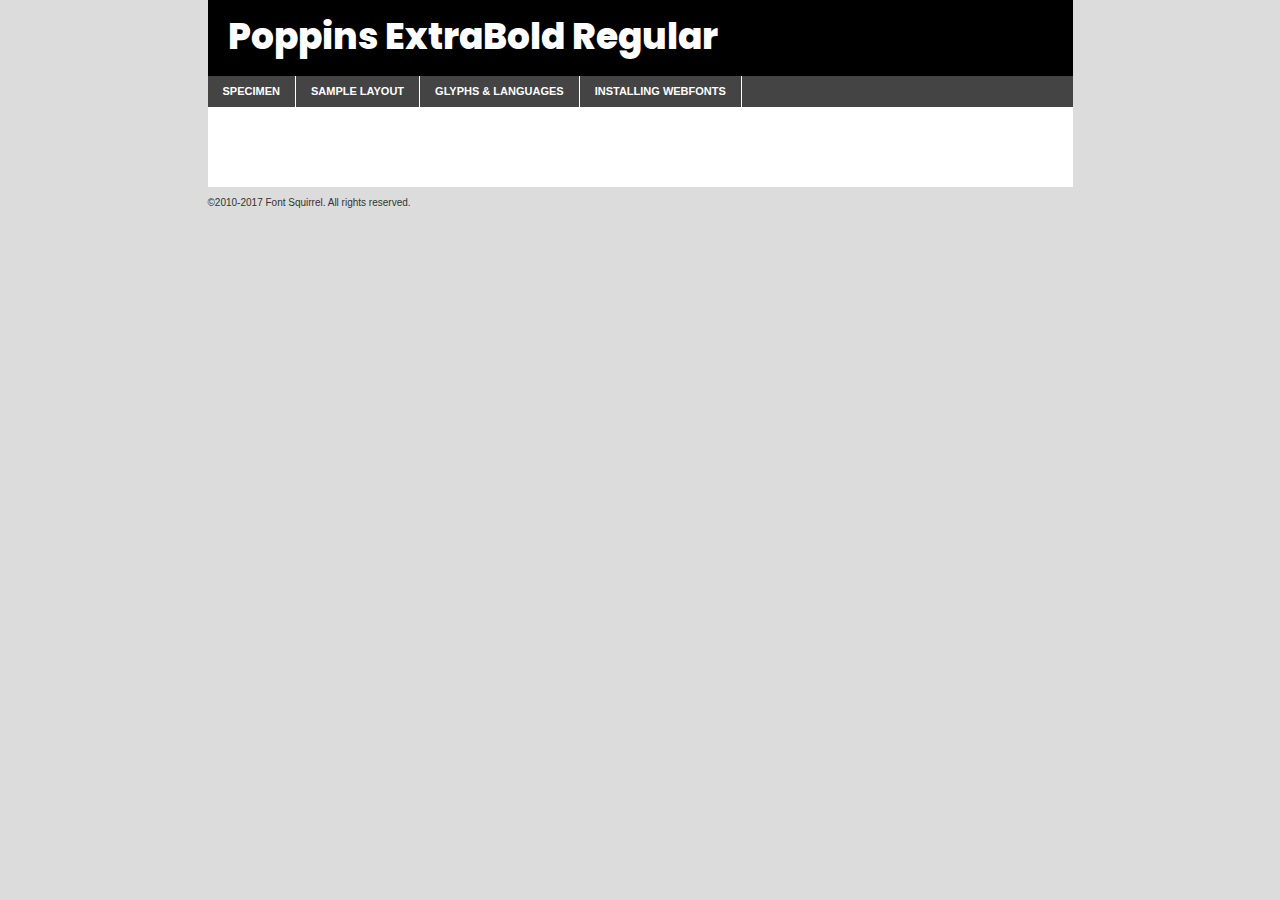
<file: assets/fonts/poppins-extrabold-demo.html>
<!DOCTYPE html PUBLIC "-//W3C//DTD XHTML 1.0 Transitional//EN"
        "http://www.w3.org/TR/xhtml1/DTD/xhtml1-transitional.dtd">

<html xmlns="http://www.w3.org/1999/xhtml" xml:lang="en" lang="en">
<head>
    <meta http-equiv="Content-Type" content="text/html; charset=utf-8"/>
    <script src="http://ajax.googleapis.com/ajax/libs/jquery/1.7.2/jquery.min.js" type="text/javascript" charset="utf-8"></script>
    <script type="text/javascript">
		(function($) {
			$.fn.easyTabs = function(option) {
				var param = jQuery.extend({ fadeSpeed: 'fast', defaultContent: 1, activeClass: 'active' }, option);
				$(this).each(function() {
					var thisId = '#' + this.id;
					if ( param.defaultContent == '' )
					{
						param.defaultContent = 1;
					}
					if ( typeof param.defaultContent == 'number' )
					{
						var defaultTab = $(thisId + ' .tabs li:eq(' + (param.defaultContent - 1) + ') a').attr('href').substr(1);
					}
					else
					{
						var defaultTab = param.defaultContent;
					}
					$(thisId + ' .tabs li a').each(function() {
						var tabToHide = $(this).attr('href').substr(1);
						$('#' + tabToHide).addClass('easytabs-tab-content');
					});
					hideAll();
					changeContent(defaultTab);

					function hideAll() {$(thisId + ' .easytabs-tab-content').hide();}

					function changeContent(tabId)
					{
						hideAll();
						$(thisId + ' .tabs li').removeClass(param.activeClass);
						$(thisId + ' .tabs li a[href=#' + tabId + ']').closest('li').addClass(param.activeClass);
						if ( param.fadeSpeed != 'none' )
						{
							$(thisId + ' #' + tabId).fadeIn(param.fadeSpeed);
						}
						else
						{
							$(thisId + ' #' + tabId).show();
						}
					}

					$(thisId + ' .tabs li').click(function() {
						var tabId = $(this).find('a').attr('href').substr(1);
						changeContent(tabId);
						return false;
					});
				});
			}
		})(jQuery);
    </script>
    <link rel="stylesheet" href="specimen_files/specimen_stylesheet.css" type="text/css" charset="utf-8"/>
    <link rel="stylesheet" href="stylesheet.css" type="text/css" charset="utf-8"/>

    <style type="text/css">
        		body {
			font-family: 'poppinsextrabold';
        		}

            </style>

    <title>Poppins ExtraBold Regular Specimen</title>


    <script type="text/javascript" charset="utf-8">
		$(document).ready(function() {
			$('#container').easyTabs({ defaultContent: 1 });
		});
    </script>
</head>

<body>
<div id="container">
    <div id="header">
		Poppins ExtraBold Regular    </div>
    <ul class="tabs">
        <li><a href="#specimen">Specimen</a></li>
        <li><a href="#layout">Sample Layout</a></li>
		        <li><a href="#glyphs">Glyphs &amp; Languages</a></li>
        <li><a href="#installing">Installing Webfonts</a></li>

    </ul>

    <div id="main_content">


        <div id="specimen">

            <div class="section">
                <div class="grid12 firstcol">
                    <div class="huge">AaBb</div>
                </div>
            </div>

            <div class="section">
                <div class="glyph_range">A&#x200B;B&#x200b;C&#x200b;D&#x200b;E&#x200b;F&#x200b;G&#x200b;H&#x200b;I&#x200b;J&#x200b;K&#x200b;L&#x200b;M&#x200b;N&#x200b;O&#x200b;P&#x200b;Q&#x200b;R&#x200b;S&#x200b;T&#x200b;U&#x200b;V&#x200b;W&#x200b;X&#x200b;Y&#x200b;Z&#x200b;a&#x200b;b&#x200b;c&#x200b;d&#x200b;e&#x200b;f&#x200b;g&#x200b;h&#x200b;i&#x200b;j&#x200b;k&#x200b;l&#x200b;m&#x200b;n&#x200b;o&#x200b;p&#x200b;q&#x200b;r&#x200b;s&#x200b;t&#x200b;u&#x200b;v&#x200b;w&#x200b;x&#x200b;y&#x200b;z&#x200b;1&#x200b;2&#x200b;3&#x200b;4&#x200b;5&#x200b;6&#x200b;7&#x200b;8&#x200b;9&#x200b;0&#x200b;&amp;&#x200b;.&#x200b;,&#x200b;?&#x200b;!&#x200b;&#64;&#x200b;(&#x200b;)&#x200b;#&#x200b;$&#x200b;%&#x200b;*&#x200b;+&#x200b;-&#x200b;=&#x200b;:&#x200b;;</div>
            </div>
            <div class="section">
                <div class="grid12 firstcol">
                    <table class="sample_table">
                        <tr>
                            <td>10</td>
                            <td class="size10">abcdefghijklmnopqrstuvwxyzABCDEFGHIJKLMNOPQRSTUVWXYZ0123456789abcdefghijklmnopqrstuvwxyzABCDEFGHIJKLMNOPQRSTUVWXYZ0123456789abcdefghijklmnopqrstuvwxyzABCDEFGHIJKLMNOPQRSTUVWXYZ</td>
                        </tr>
                        <tr>
                            <td>11</td>
                            <td class="size11">abcdefghijklmnopqrstuvwxyzABCDEFGHIJKLMNOPQRSTUVWXYZ0123456789abcdefghijklmnopqrstuvwxyzABCDEFGHIJKLMNOPQRSTUVWXYZ0123456789abcdefghijklmnopqrstuvwxyzABCDEFGHIJKLMNOPQRSTUVWXYZ</td>
                        </tr>
                        <tr>
                            <td>12</td>
                            <td class="size12">abcdefghijklmnopqrstuvwxyzABCDEFGHIJKLMNOPQRSTUVWXYZ0123456789abcdefghijklmnopqrstuvwxyzABCDEFGHIJKLMNOPQRSTUVWXYZ0123456789abcdefghijklmnopqrstuvwxyzABCDEFGHIJKLMNOPQRSTUVWXYZ</td>
                        </tr>
                        <tr>
                            <td>13</td>
                            <td class="size13">abcdefghijklmnopqrstuvwxyzABCDEFGHIJKLMNOPQRSTUVWXYZ0123456789abcdefghijklmnopqrstuvwxyzABCDEFGHIJKLMNOPQRSTUVWXYZ0123456789abcdefghijklmnopqrstuvwxyzABCDEFGHIJKLMNOPQRSTUVWXYZ</td>
                        </tr>
                        <tr>
                            <td>14</td>
                            <td class="size14">abcdefghijklmnopqrstuvwxyzABCDEFGHIJKLMNOPQRSTUVWXYZ0123456789abcdefghijklmnopqrstuvwxyzABCDEFGHIJKLMNOPQRSTUVWXYZ0123456789abcdefghijklmnopqrstuvwxyzABCDEFGHIJKLMNOPQRSTUVWXYZ</td>
                        </tr>
                        <tr>
                            <td>16</td>
                            <td class="size16">abcdefghijklmnopqrstuvwxyzABCDEFGHIJKLMNOPQRSTUVWXYZ0123456789abcdefghijklmnopqrstuvwxyzABCDEFGHIJKLMNOPQRSTUVWXYZ</td>
                        </tr>
                        <tr>
                            <td>18</td>
                            <td class="size18">abcdefghijklmnopqrstuvwxyzABCDEFGHIJKLMNOPQRSTUVWXYZ0123456789abcdefghijklmnopqrstuvwxyzABCDEFGHIJKLMNOPQRSTUVWXYZ</td>
                        </tr>
                        <tr>
                            <td>20</td>
                            <td class="size20">abcdefghijklmnopqrstuvwxyzABCDEFGHIJKLMNOPQRSTUVWXYZ0123456789abcdefghijklmnopqrstuvwxyzABCDEFGHIJKLMNOPQRSTUVWXYZ</td>
                        </tr>
                        <tr>
                            <td>24</td>
                            <td class="size24">abcdefghijklmnopqrstuvwxyzABCDEFGHIJKLMNOPQRSTUVWXYZ0123456789abcdefghijklmnopqrstuvwxyzABCDEFGHIJKLMNOPQRSTUVWXYZ</td>
                        </tr>
                        <tr>
                            <td>30</td>
                            <td class="size30">abcdefghijklmnopqrstuvwxyzABCDEFGHIJKLMNOPQRSTUVWXYZ0123456789abcdefghijklmnopqrstuvwxyzABCDEFGHIJKLMNOPQRSTUVWXYZ</td>
                        </tr>
                        <tr>
                            <td>36</td>
                            <td class="size36">abcdefghijklmnopqrstuvwxyzABCDEFGHIJKLMNOPQRSTUVWXYZ0123456789abcdefghijklmnopqrstuvwxyzABCDEFGHIJKLMNOPQRSTUVWXYZ</td>
                        </tr>
                        <tr>
                            <td>48</td>
                            <td class="size48">abcdefghijklmnopqrstuvwxyzABCDEFGHIJKLMNOPQRSTUVWXYZ0123456789abcdefghijklmnopqrstuvwxyzABCDEFGHIJKLMNOPQRSTUVWXYZ</td>
                        </tr>
                        <tr>
                            <td>60</td>
                            <td class="size60">abcdefghijklmnopqrstuvwxyzABCDEFGHIJKLMNOPQRSTUVWXYZ0123456789abcdefghijklmnopqrstuvwxyzABCDEFGHIJKLMNOPQRSTUVWXYZ</td>
                        </tr>
                        <tr>
                            <td>72</td>
                            <td class="size72">abcdefghijklmnopqrstuvwxyzABCDEFGHIJKLMNOPQRSTUVWXYZ0123456789abcdefghijklmnopqrstuvwxyzABCDEFGHIJKLMNOPQRSTUVWXYZ</td>
                        </tr>
                        <tr>
                            <td>90</td>
                            <td class="size90">abcdefghijklmnopqrstuvwxyzABCDEFGHIJKLMNOPQRSTUVWXYZ0123456789abcdefghijklmnopqrstuvwxyzABCDEFGHIJKLMNOPQRSTUVWXYZ</td>
                        </tr>
                    </table>

                </div>

            </div>


            <div class="section" id="bodycomparison">


                <div id="xheight">
                    <div class="fontbody">&#x25FC;&#x25FC;&#x25FC;&#x25FC;&#x25FC;&#x25FC;&#x25FC;&#x25FC;&#x25FC;&#x25FC;&#x25FC;&#x25FC;&#x25FC;&#x25FC;&#x25FC;&#x25FC;&#x25FC;&#x25FC;&#x25FC;&#x25FC;&#x25FC;&#x25FC;&#x25FC;&#x25FC;&#x25FC;&#x25FC;&#x25FC;&#x25FC;&#x25FC;&#x25FC;&#x25FC;&#x25FC;&#x25FC;&#x25FC;&#x25FC;&#x25FC;&#x25FC;&#x25FC;&#x25FC;&#x25FC;&#x25FC;&#x25FC;&#x25FC;&#x25FC;&#x25FC;&#x25FC;&#x25FC;&#x25FC;&#x25FC;&#x25FC;&#x25FC;&#x25FC;&#x25FC;&#x25FC;&#x25FC;&#x25FC;&#x25FC;&#x25FC;&#x25FC;&#x25FC;&#x25FC;&#x25FC;&#x25FC;&#x25FC;&#x25FC;&#x25FC;&#x25FC;&#x25FC;&#x25FC;&#x25FC;&#x25FC;&#x25FC;&#x25FC;&#x25FC;&#x25FC;&#x25FC;&#x25FC;&#x25FC;&#x25FC;&#x25FC;&#x25FC;&#x25FC;&#x25FC;&#x25FC;&#x25FC;&#x25FC;&#x25FC;&#x25FC;&#x25FC;&#x25FC;&#x25FC;&#x25FC;&#x25FC;&#x25FC;&#x25FC;&#x25FC;&#x25FC;&#x25FC;&#x25FC;body</div>
                    <div class="arialbody">body</div>
                    <div class="verdanabody">body</div>
                    <div class="georgiabody">body</div>
                </div>
                <div class="fontbody" style="z-index:1">
                    body<span>Poppins ExtraBold Regular</span>
                </div>
                <div class="arialbody" style="z-index:1">
                    body<span>Arial</span>
                </div>
                <div class="verdanabody" style="z-index:1">
                    body<span>Verdana</span>
                </div>
                <div class="georgiabody" style="z-index:1">
                    body<span>Georgia</span>
                </div>


            </div>


            <div class="section psample psample_row1" id="">

                <div class="grid2 firstcol">
                    <p class="size10"><span>10.</span>Aenean lacinia bibendum nulla sed consectetur. Fusce dapibus, tellus ac cursus commodo, tortor mauris condimentum nibh, ut fermentum massa justo sit amet risus. Nullam id dolor id nibh ultricies vehicula ut id elit. Cum sociis natoque penatibus et magnis dis parturient montes, nascetur ridiculus mus. Nulla vitae elit libero, a pharetra augue.</p>

                </div>
                <div class="grid3">
                    <p class="size11"><span>11.</span>Aenean lacinia bibendum nulla sed consectetur. Fusce dapibus, tellus ac cursus commodo, tortor mauris condimentum nibh, ut fermentum massa justo sit amet risus. Nullam id dolor id nibh ultricies vehicula ut id elit. Cum sociis natoque penatibus et magnis dis parturient montes, nascetur ridiculus mus. Nulla vitae elit libero, a pharetra augue.</p>

                </div>
                <div class="grid3">
                    <p class="size12"><span>12.</span>Aenean lacinia bibendum nulla sed consectetur. Fusce dapibus, tellus ac cursus commodo, tortor mauris condimentum nibh, ut fermentum massa justo sit amet risus. Nullam id dolor id nibh ultricies vehicula ut id elit. Cum sociis natoque penatibus et magnis dis parturient montes, nascetur ridiculus mus. Nulla vitae elit libero, a pharetra augue.</p>

                </div>
                <div class="grid4">
                    <p class="size13"><span>13.</span>Aenean lacinia bibendum nulla sed consectetur. Fusce dapibus, tellus ac cursus commodo, tortor mauris condimentum nibh, ut fermentum massa justo sit amet risus. Nullam id dolor id nibh ultricies vehicula ut id elit. Cum sociis natoque penatibus et magnis dis parturient montes, nascetur ridiculus mus. Nulla vitae elit libero, a pharetra augue.</p>

                </div>
                <div class="white_blend"></div>

            </div>
            <div class="section psample psample_row2" id="">
                <div class="grid3 firstcol">
                    <p class="size14"><span>14.</span>Aenean lacinia bibendum nulla sed consectetur. Fusce dapibus, tellus ac cursus commodo, tortor mauris condimentum nibh, ut fermentum massa justo sit amet risus. Nullam id dolor id nibh ultricies vehicula ut id elit. Cum sociis natoque penatibus et magnis dis parturient montes, nascetur ridiculus mus. Nulla vitae elit libero, a pharetra augue.</p>

                </div>
                <div class="grid4">
                    <p class="size16"><span>16.</span>Aenean lacinia bibendum nulla sed consectetur. Fusce dapibus, tellus ac cursus commodo, tortor mauris condimentum nibh, ut fermentum massa justo sit amet risus. Nullam id dolor id nibh ultricies vehicula ut id elit. Cum sociis natoque penatibus et magnis dis parturient montes, nascetur ridiculus mus. Nulla vitae elit libero, a pharetra augue.</p>

                </div>
                <div class="grid5">
                    <p class="size18"><span>18.</span>Aenean lacinia bibendum nulla sed consectetur. Fusce dapibus, tellus ac cursus commodo, tortor mauris condimentum nibh, ut fermentum massa justo sit amet risus. Nullam id dolor id nibh ultricies vehicula ut id elit. Cum sociis natoque penatibus et magnis dis parturient montes, nascetur ridiculus mus. Nulla vitae elit libero, a pharetra augue.</p>

                </div>

                <div class="white_blend"></div>

            </div>

            <div class="section psample psample_row3" id="">
                <div class="grid5 firstcol">
                    <p class="size20"><span>20.</span>Aenean lacinia bibendum nulla sed consectetur. Fusce dapibus, tellus ac cursus commodo, tortor mauris condimentum nibh, ut fermentum massa justo sit amet risus. Nullam id dolor id nibh ultricies vehicula ut id elit. Cum sociis natoque penatibus et magnis dis parturient montes, nascetur ridiculus mus. Nulla vitae elit libero, a pharetra augue.</p>
                </div>
                <div class="grid7">
                    <p class="size24"><span>24.</span>Aenean lacinia bibendum nulla sed consectetur. Fusce dapibus, tellus ac cursus commodo, tortor mauris condimentum nibh, ut fermentum massa justo sit amet risus. Nullam id dolor id nibh ultricies vehicula ut id elit. Cum sociis natoque penatibus et magnis dis parturient montes, nascetur ridiculus mus. Nulla vitae elit libero, a pharetra augue.</p>
                </div>

                <div class="white_blend"></div>

            </div>

            <div class="section psample psample_row4" id="">
                <div class="grid12 firstcol">
                    <p class="size30"><span>30.</span>Aenean lacinia bibendum nulla sed consectetur. Fusce dapibus, tellus ac cursus commodo, tortor mauris condimentum nibh, ut fermentum massa justo sit amet risus. Nullam id dolor id nibh ultricies vehicula ut id elit. Cum sociis natoque penatibus et magnis dis parturient montes, nascetur ridiculus mus. Nulla vitae elit libero, a pharetra augue.</p>
                </div>
                <div class="white_blend"></div>

            </div>


            <div class="section psample psample_row1 fullreverse">
                <div class="grid2 firstcol">
                    <p class="size10"><span>10.</span>Aenean lacinia bibendum nulla sed consectetur. Fusce dapibus, tellus ac cursus commodo, tortor mauris condimentum nibh, ut fermentum massa justo sit amet risus. Nullam id dolor id nibh ultricies vehicula ut id elit. Cum sociis natoque penatibus et magnis dis parturient montes, nascetur ridiculus mus. Nulla vitae elit libero, a pharetra augue.</p>

                </div>
                <div class="grid3">
                    <p class="size11"><span>11.</span>Aenean lacinia bibendum nulla sed consectetur. Fusce dapibus, tellus ac cursus commodo, tortor mauris condimentum nibh, ut fermentum massa justo sit amet risus. Nullam id dolor id nibh ultricies vehicula ut id elit. Cum sociis natoque penatibus et magnis dis parturient montes, nascetur ridiculus mus. Nulla vitae elit libero, a pharetra augue.</p>

                </div>
                <div class="grid3">
                    <p class="size12"><span>12.</span>Aenean lacinia bibendum nulla sed consectetur. Fusce dapibus, tellus ac cursus commodo, tortor mauris condimentum nibh, ut fermentum massa justo sit amet risus. Nullam id dolor id nibh ultricies vehicula ut id elit. Cum sociis natoque penatibus et magnis dis parturient montes, nascetur ridiculus mus. Nulla vitae elit libero, a pharetra augue.</p>

                </div>
                <div class="grid4">
                    <p class="size13"><span>13.</span>Aenean lacinia bibendum nulla sed consectetur. Fusce dapibus, tellus ac cursus commodo, tortor mauris condimentum nibh, ut fermentum massa justo sit amet risus. Nullam id dolor id nibh ultricies vehicula ut id elit. Cum sociis natoque penatibus et magnis dis parturient montes, nascetur ridiculus mus. Nulla vitae elit libero, a pharetra augue.</p>

                </div>
                <div class="black_blend"></div>

            </div>

            <div class="section psample psample_row2 fullreverse">
                <div class="grid3 firstcol">
                    <p class="size14"><span>14.</span>Aenean lacinia bibendum nulla sed consectetur. Fusce dapibus, tellus ac cursus commodo, tortor mauris condimentum nibh, ut fermentum massa justo sit amet risus. Nullam id dolor id nibh ultricies vehicula ut id elit. Cum sociis natoque penatibus et magnis dis parturient montes, nascetur ridiculus mus. Nulla vitae elit libero, a pharetra augue.</p>

                </div>
                <div class="grid4">
                    <p class="size16"><span>16.</span>Aenean lacinia bibendum nulla sed consectetur. Fusce dapibus, tellus ac cursus commodo, tortor mauris condimentum nibh, ut fermentum massa justo sit amet risus. Nullam id dolor id nibh ultricies vehicula ut id elit. Cum sociis natoque penatibus et magnis dis parturient montes, nascetur ridiculus mus. Nulla vitae elit libero, a pharetra augue.</p>

                </div>
                <div class="grid5">
                    <p class="size18"><span>18.</span>Aenean lacinia bibendum nulla sed consectetur. Fusce dapibus, tellus ac cursus commodo, tortor mauris condimentum nibh, ut fermentum massa justo sit amet risus. Nullam id dolor id nibh ultricies vehicula ut id elit. Cum sociis natoque penatibus et magnis dis parturient montes, nascetur ridiculus mus. Nulla vitae elit libero, a pharetra augue.</p>

                </div>
                <div class="black_blend"></div>

            </div>

            <div class="section psample fullreverse psample_row3" id="">
                <div class="grid5 firstcol">
                    <p class="size20"><span>20.</span>Aenean lacinia bibendum nulla sed consectetur. Fusce dapibus, tellus ac cursus commodo, tortor mauris condimentum nibh, ut fermentum massa justo sit amet risus. Nullam id dolor id nibh ultricies vehicula ut id elit. Cum sociis natoque penatibus et magnis dis parturient montes, nascetur ridiculus mus. Nulla vitae elit libero, a pharetra augue.</p>
                </div>
                <div class="grid7">
                    <p class="size24"><span>24.</span>Aenean lacinia bibendum nulla sed consectetur. Fusce dapibus, tellus ac cursus commodo, tortor mauris condimentum nibh, ut fermentum massa justo sit amet risus. Nullam id dolor id nibh ultricies vehicula ut id elit. Cum sociis natoque penatibus et magnis dis parturient montes, nascetur ridiculus mus. Nulla vitae elit libero, a pharetra augue.</p>
                </div>

                <div class="black_blend"></div>

            </div>

            <div class="section psample fullreverse psample_row4" id="" style="border-bottom: 20px #000 solid;">
                <div class="grid12 firstcol">
                    <p class="size30"><span>30.</span>Aenean lacinia bibendum nulla sed consectetur. Fusce dapibus, tellus ac cursus commodo, tortor mauris condimentum nibh, ut fermentum massa justo sit amet risus. Nullam id dolor id nibh ultricies vehicula ut id elit. Cum sociis natoque penatibus et magnis dis parturient montes, nascetur ridiculus mus. Nulla vitae elit libero, a pharetra augue.</p>
                </div>
                <div class="black_blend"></div>

            </div>


        </div>

        <div id="layout">

            <div class="section">

                <div class="grid12 firstcol">
                    <h1>Lorem Ipsum Dolor</h1>
                    <h2>Etiam porta sem malesuada magna mollis euismod</h2>

                    <p class="byline">By <a href="#link">Aenean Lacinia</a></p>
                </div>
            </div>
            <div class="section">
                <div class="grid8 firstcol">
                    <p class="large">Donec sed odio dui. Morbi leo risus, porta ac consectetur ac, vestibulum at eros. Fusce dapibus, tellus ac cursus commodo, tortor mauris condimentum nibh, ut fermentum massa justo sit amet risus. </p>


                    <h3>Pellentesque ornare sem</h3>

                    <p>Maecenas sed diam eget risus varius blandit sit amet non magna. Maecenas faucibus mollis interdum. Donec ullamcorper nulla non metus auctor fringilla. Nullam id dolor id nibh ultricies vehicula ut id elit. Nullam id dolor id nibh ultricies vehicula ut id elit. </p>

                    <p>Aenean eu leo quam. Pellentesque ornare sem lacinia quam venenatis vestibulum. Lorem ipsum dolor sit amet, consectetur adipiscing elit. Cum sociis natoque penatibus et magnis dis parturient montes, nascetur ridiculus mus. </p>

                    <p>Nulla vitae elit libero, a pharetra augue. Praesent commodo cursus magna, vel scelerisque nisl consectetur et. Aenean lacinia bibendum nulla sed consectetur. </p>

                    <p>Nullam quis risus eget urna mollis ornare vel eu leo. Nullam quis risus eget urna mollis ornare vel eu leo. Maecenas sed diam eget risus varius blandit sit amet non magna. Donec ullamcorper nulla non metus auctor fringilla. </p>

                    <h3>Cras mattis consectetur</h3>

                    <p>Aenean eu leo quam. Pellentesque ornare sem lacinia quam venenatis vestibulum. Aenean lacinia bibendum nulla sed consectetur. Integer posuere erat a ante venenatis dapibus posuere velit aliquet. Cras mattis consectetur purus sit amet fermentum. </p>

                    <p>Nullam id dolor id nibh ultricies vehicula ut id elit. Nullam quis risus eget urna mollis ornare vel eu leo. Cras mattis consectetur purus sit amet fermentum.</p>
                </div>

                <div class="grid4 sidebar">

                    <div class="box reverse">
                        <p class="last">Nullam quis risus eget urna mollis ornare vel eu leo. Donec ullamcorper nulla non metus auctor fringilla. Cras mattis consectetur purus sit amet fermentum. Sed posuere consectetur est at lobortis. Lorem ipsum dolor sit amet, consectetur adipiscing elit. </p>
                    </div>

                    <p class="caption">Maecenas sed diam eget risus varius.</p>

                    <p>Vestibulum id ligula porta felis euismod semper. Integer posuere erat a ante venenatis dapibus posuere velit aliquet. Vestibulum id ligula porta felis euismod semper. Sed posuere consectetur est at lobortis. Maecenas sed diam eget risus varius blandit sit amet non magna. Fusce dapibus, tellus ac cursus commodo, tortor mauris condimentum nibh, ut fermentum massa justo sit amet risus. </p>


                    <p>Duis mollis, est non commodo luctus, nisi erat porttitor ligula, eget lacinia odio sem nec elit. Aenean lacinia bibendum nulla sed consectetur. Vivamus sagittis lacus vel augue laoreet rutrum faucibus dolor auctor. Aenean lacinia bibendum nulla sed consectetur. Nullam quis risus eget urna mollis ornare vel eu leo. </p>

                    <p>Praesent commodo cursus magna, vel scelerisque nisl consectetur et. Donec ullamcorper nulla non metus auctor fringilla. Maecenas faucibus mollis interdum. Fusce dapibus, tellus ac cursus commodo, tortor mauris condimentum nibh, ut fermentum massa justo sit amet risus. </p>

                </div>
            </div>

        </div>


		

        <div id="glyphs">
            <div class="section">
                <div class="grid12 firstcol">

                    <h1>Language Support</h1>
                    <p>The subset of Poppins ExtraBold Regular in this kit supports the following languages:<br/>

						English, Arrernte, Bislama, Cebuano, Fijian, Gilbertese, Hmong, Ibanag, Iloko_ilokano, Interglossa_glosa, Interlingua, Lojban, Manx, Norfolk_pitcairnese, Oromo, Rotokas, Samoan, Sardinian, Seychelles_creole, Shona, Somali, Southern_ndebele, Swahili, Swati_swazi, Tok_pisin, Warlpiri, Xhosa, Zulu, Latinbasic, Demo                    </p>
                    <h1>Glyph Chart</h1>
                    <p>The subset of Poppins ExtraBold Regular in this kit includes all the glyphs listed below. Unicode entities are included above each glyph to help you insert individual characters into your layout.</p>
                    <div id="glyph_chart">

																																	                                <div><p>&amp;#13;</p>&#13;</div>
																				                                <div><p>&amp;#32;</p>&#32;</div>
																				                                <div><p>&amp;#33;</p>&#33;</div>
																				                                <div><p>&amp;#34;</p>&#34;</div>
																				                                <div><p>&amp;#35;</p>&#35;</div>
																				                                <div><p>&amp;#36;</p>&#36;</div>
																				                                <div><p>&amp;#37;</p>&#37;</div>
																				                                <div><p>&amp;#38;</p>&#38;</div>
																				                                <div><p>&amp;#39;</p>&#39;</div>
																				                                <div><p>&amp;#40;</p>&#40;</div>
																				                                <div><p>&amp;#41;</p>&#41;</div>
																				                                <div><p>&amp;#42;</p>&#42;</div>
																				                                <div><p>&amp;#43;</p>&#43;</div>
																				                                <div><p>&amp;#44;</p>&#44;</div>
																				                                <div><p>&amp;#46;</p>&#46;</div>
																				                                <div><p>&amp;#47;</p>&#47;</div>
																				                                <div><p>&amp;#48;</p>&#48;</div>
																				                                <div><p>&amp;#49;</p>&#49;</div>
																				                                <div><p>&amp;#50;</p>&#50;</div>
																				                                <div><p>&amp;#51;</p>&#51;</div>
																				                                <div><p>&amp;#52;</p>&#52;</div>
																				                                <div><p>&amp;#53;</p>&#53;</div>
																				                                <div><p>&amp;#54;</p>&#54;</div>
																				                                <div><p>&amp;#55;</p>&#55;</div>
																				                                <div><p>&amp;#56;</p>&#56;</div>
																				                                <div><p>&amp;#57;</p>&#57;</div>
																				                                <div><p>&amp;#60;</p>&#60;</div>
																				                                <div><p>&amp;#61;</p>&#61;</div>
																				                                <div><p>&amp;#62;</p>&#62;</div>
																				                                <div><p>&amp;#63;</p>&#63;</div>
																				                                <div><p>&amp;#64;</p>&#64;</div>
																				                                <div><p>&amp;#65;</p>&#65;</div>
																				                                <div><p>&amp;#66;</p>&#66;</div>
																				                                <div><p>&amp;#67;</p>&#67;</div>
																				                                <div><p>&amp;#68;</p>&#68;</div>
																				                                <div><p>&amp;#69;</p>&#69;</div>
																				                                <div><p>&amp;#70;</p>&#70;</div>
																				                                <div><p>&amp;#71;</p>&#71;</div>
																				                                <div><p>&amp;#72;</p>&#72;</div>
																				                                <div><p>&amp;#73;</p>&#73;</div>
																				                                <div><p>&amp;#74;</p>&#74;</div>
																				                                <div><p>&amp;#75;</p>&#75;</div>
																				                                <div><p>&amp;#76;</p>&#76;</div>
																				                                <div><p>&amp;#77;</p>&#77;</div>
																				                                <div><p>&amp;#78;</p>&#78;</div>
																				                                <div><p>&amp;#79;</p>&#79;</div>
																				                                <div><p>&amp;#80;</p>&#80;</div>
																				                                <div><p>&amp;#81;</p>&#81;</div>
																				                                <div><p>&amp;#82;</p>&#82;</div>
																				                                <div><p>&amp;#83;</p>&#83;</div>
																				                                <div><p>&amp;#84;</p>&#84;</div>
																				                                <div><p>&amp;#85;</p>&#85;</div>
																				                                <div><p>&amp;#86;</p>&#86;</div>
																				                                <div><p>&amp;#87;</p>&#87;</div>
																				                                <div><p>&amp;#88;</p>&#88;</div>
																				                                <div><p>&amp;#89;</p>&#89;</div>
																				                                <div><p>&amp;#90;</p>&#90;</div>
																				                                <div><p>&amp;#91;</p>&#91;</div>
																				                                <div><p>&amp;#92;</p>&#92;</div>
																				                                <div><p>&amp;#93;</p>&#93;</div>
																				                                <div><p>&amp;#94;</p>&#94;</div>
																				                                <div><p>&amp;#95;</p>&#95;</div>
																				                                <div><p>&amp;#96;</p>&#96;</div>
																				                                <div><p>&amp;#97;</p>&#97;</div>
																				                                <div><p>&amp;#98;</p>&#98;</div>
																				                                <div><p>&amp;#99;</p>&#99;</div>
																				                                <div><p>&amp;#100;</p>&#100;</div>
																				                                <div><p>&amp;#101;</p>&#101;</div>
																				                                <div><p>&amp;#102;</p>&#102;</div>
																				                                <div><p>&amp;#103;</p>&#103;</div>
																				                                <div><p>&amp;#104;</p>&#104;</div>
																				                                <div><p>&amp;#105;</p>&#105;</div>
																				                                <div><p>&amp;#106;</p>&#106;</div>
																				                                <div><p>&amp;#107;</p>&#107;</div>
																				                                <div><p>&amp;#108;</p>&#108;</div>
																				                                <div><p>&amp;#109;</p>&#109;</div>
																				                                <div><p>&amp;#110;</p>&#110;</div>
																				                                <div><p>&amp;#111;</p>&#111;</div>
																				                                <div><p>&amp;#112;</p>&#112;</div>
																				                                <div><p>&amp;#113;</p>&#113;</div>
																				                                <div><p>&amp;#114;</p>&#114;</div>
																				                                <div><p>&amp;#115;</p>&#115;</div>
																				                                <div><p>&amp;#116;</p>&#116;</div>
																				                                <div><p>&amp;#117;</p>&#117;</div>
																				                                <div><p>&amp;#118;</p>&#118;</div>
																				                                <div><p>&amp;#119;</p>&#119;</div>
																				                                <div><p>&amp;#120;</p>&#120;</div>
																				                                <div><p>&amp;#121;</p>&#121;</div>
																				                                <div><p>&amp;#122;</p>&#122;</div>
																				                                <div><p>&amp;#123;</p>&#123;</div>
																				                                <div><p>&amp;#124;</p>&#124;</div>
																				                                <div><p>&amp;#125;</p>&#125;</div>
																				                                <div><p>&amp;#126;</p>&#126;</div>
																				                                <div><p>&amp;#160;</p>&#160;</div>
																				                                <div><p>&amp;#161;</p>&#161;</div>
																				                                <div><p>&amp;#162;</p>&#162;</div>
																				                                <div><p>&amp;#163;</p>&#163;</div>
																				                                <div><p>&amp;#164;</p>&#164;</div>
																				                                <div><p>&amp;#165;</p>&#165;</div>
																				                                <div><p>&amp;#166;</p>&#166;</div>
																				                                <div><p>&amp;#167;</p>&#167;</div>
																				                                <div><p>&amp;#168;</p>&#168;</div>
																				                                <div><p>&amp;#169;</p>&#169;</div>
																				                                <div><p>&amp;#170;</p>&#170;</div>
																				                                <div><p>&amp;#171;</p>&#171;</div>
																				                                <div><p>&amp;#172;</p>&#172;</div>
																				                                <div><p>&amp;#174;</p>&#174;</div>
																				                                <div><p>&amp;#175;</p>&#175;</div>
																				                                <div><p>&amp;#176;</p>&#176;</div>
																				                                <div><p>&amp;#177;</p>&#177;</div>
																				                                <div><p>&amp;#178;</p>&#178;</div>
																				                                <div><p>&amp;#179;</p>&#179;</div>
																				                                <div><p>&amp;#180;</p>&#180;</div>
																				                                <div><p>&amp;#181;</p>&#181;</div>
																				                                <div><p>&amp;#182;</p>&#182;</div>
																				                                <div><p>&amp;#184;</p>&#184;</div>
																				                                <div><p>&amp;#185;</p>&#185;</div>
																				                                <div><p>&amp;#186;</p>&#186;</div>
																				                                <div><p>&amp;#187;</p>&#187;</div>
																				                                <div><p>&amp;#188;</p>&#188;</div>
																				                                <div><p>&amp;#189;</p>&#189;</div>
																				                                <div><p>&amp;#190;</p>&#190;</div>
																				                                <div><p>&amp;#191;</p>&#191;</div>
																				                                <div><p>&amp;#198;</p>&#198;</div>
																				                                <div><p>&amp;#199;</p>&#199;</div>
																				                                <div><p>&amp;#208;</p>&#208;</div>
																				                                <div><p>&amp;#215;</p>&#215;</div>
																				                                <div><p>&amp;#216;</p>&#216;</div>
																				                                <div><p>&amp;#222;</p>&#222;</div>
																				                                <div><p>&amp;#223;</p>&#223;</div>
																				                                <div><p>&amp;#230;</p>&#230;</div>
																				                                <div><p>&amp;#231;</p>&#231;</div>
																				                                <div><p>&amp;#240;</p>&#240;</div>
																				                                <div><p>&amp;#247;</p>&#247;</div>
																				                                <div><p>&amp;#248;</p>&#248;</div>
																				                                <div><p>&amp;#254;</p>&#254;</div>
																				                                <div><p>&amp;#305;</p>&#305;</div>
																				                                <div><p>&amp;#338;</p>&#338;</div>
																				                                <div><p>&amp;#339;</p>&#339;</div>
																				                                <div><p>&amp;#710;</p>&#710;</div>
																				                                <div><p>&amp;#730;</p>&#730;</div>
																				                                <div><p>&amp;#732;</p>&#732;</div>
																				                                <div><p>&amp;#8192;</p>&#8192;</div>
																				                                <div><p>&amp;#8193;</p>&#8193;</div>
																				                                <div><p>&amp;#8194;</p>&#8194;</div>
																				                                <div><p>&amp;#8195;</p>&#8195;</div>
																				                                <div><p>&amp;#8196;</p>&#8196;</div>
																				                                <div><p>&amp;#8197;</p>&#8197;</div>
																				                                <div><p>&amp;#8198;</p>&#8198;</div>
																				                                <div><p>&amp;#8199;</p>&#8199;</div>
																				                                <div><p>&amp;#8200;</p>&#8200;</div>
																				                                <div><p>&amp;#8201;</p>&#8201;</div>
																				                                <div><p>&amp;#8202;</p>&#8202;</div>
																				                                <div><p>&amp;#8211;</p>&#8211;</div>
																				                                <div><p>&amp;#8212;</p>&#8212;</div>
																				                                <div><p>&amp;#8216;</p>&#8216;</div>
																				                                <div><p>&amp;#8217;</p>&#8217;</div>
																				                                <div><p>&amp;#8218;</p>&#8218;</div>
																				                                <div><p>&amp;#8220;</p>&#8220;</div>
																				                                <div><p>&amp;#8221;</p>&#8221;</div>
																				                                <div><p>&amp;#8222;</p>&#8222;</div>
																				                                <div><p>&amp;#8226;</p>&#8226;</div>
																				                                <div><p>&amp;#8239;</p>&#8239;</div>
																				                                <div><p>&amp;#8249;</p>&#8249;</div>
																				                                <div><p>&amp;#8250;</p>&#8250;</div>
																				                                <div><p>&amp;#8287;</p>&#8287;</div>
																				                                <div><p>&amp;#8364;</p>&#8364;</div>
																				                                <div><p>&amp;#8482;</p>&#8482;</div>
																				                                <div><p>&amp;#8722;</p>&#8722;</div>
																				                                <div><p>&amp;#9724;</p>&#9724;</div>
																				                                <div><p>&amp;#64257;</p>&#64257;</div>
																																																										                    </div>
                </div>


            </div>
        </div>


        <div id="specs">

        </div>

        <div id="installing">
            <div class="section">
                <div class="grid7 firstcol">
                    <h1>Installing Webfonts</h1>

                    <p>Webfonts are supported by all major browser platforms but not all in the same way. There are currently four different font formats that must be included in order to target all browsers. This includes TTF, WOFF, EOT and SVG.</p>

                    <h2>1. Upload your webfonts</h2>
                    <p>You must upload your webfont kit to your website. They should be in or near the same directory as your CSS files.</p>

                    <h2>2. Include the webfont stylesheet</h2>
                    <p>A special CSS @font-face declaration helps the various browsers select the appropriate font it needs without causing you a bunch of headaches. Learn more about this syntax by reading the <a href="https://www.fontspring.com/blog/further-hardening-of-the-bulletproof-syntax">Fontspring blog post</a> about it. The code for it is as follows:</p>


                    <code>
                        @font-face{
                        font-family: 'MyWebFont';
                        src: url('WebFont.eot');
                        src: url('WebFont.eot?#iefix') format('embedded-opentype'),
                        url('WebFont.woff') format('woff'),
                        url('WebFont.ttf') format('truetype'),
                        url('WebFont.svg#webfont') format('svg');
                        }
                    </code>

                    <p>We've already gone ahead and generated the code for you. All you have to do is link to the stylesheet in your HTML, like this:</p>
                    <code>&lt;link rel=&quot;stylesheet&quot; href=&quot;stylesheet.css&quot; type=&quot;text/css&quot; charset=&quot;utf-8&quot; /&gt;</code>

                    <h2>3. Modify your own stylesheet</h2>
                    <p>To take advantage of your new fonts, you must tell your stylesheet to use them. Look at the original @font-face declaration above and find the property called "font-family." The name linked there will be what you use to reference the font. Prepend that webfont name to the font stack in the "font-family" property, inside the selector you want to change. For example:</p>
                    <code>p { font-family: 'WebFont', Arial, sans-serif; }</code>

                    <h2>4. Test</h2>
                    <p>Getting webfonts to work cross-browser <em>can</em> be tricky. Use the information in the sidebar to help you if you find that fonts aren't loading in a particular browser.</p>
                </div>

                <div class="grid5 sidebar">
                    <div class="box">
                        <h2>Troubleshooting<br/>Font-Face Problems</h2>
                        <p>Having trouble getting your webfonts to load in your new website? Here are some tips to sort out what might be the problem.</p>

                        <h3>Fonts not showing in any browser</h3>

                        <p>This sounds like you need to work on the plumbing. You either did not upload the fonts to the correct directory, or you did not link the fonts properly in the CSS. If you've confirmed that all this is correct and you still have a problem, take a look at your .htaccess file and see if requests are getting intercepted.</p>

                        <h3>Fonts not loading in iPhone or iPad</h3>

                        <p>The most common problem here is that you are serving the fonts from an IIS server. IIS refuses to serve files that have unknown MIME types. If that is the case, you must set the MIME type for SVG to "image/svg+xml" in the server settings. Follow these instructions from Microsoft if you need help.</p>

                        <h3>Fonts not loading in Firefox</h3>

                        <p>The primary reason for this failure? You are still using a version Firefox older than 3.5. So upgrade already! If that isn't it, then you are very likely serving fonts from a different domain. Firefox requires that all font assets be served from the same domain. Lastly it is possible that you need to add WOFF to your list of MIME types (if you are serving via IIS.)</p>

                        <h3>Fonts not loading in IE</h3>

                        <p>Are you looking at Internet Explorer on an actual Windows machine or are you cheating by using a service like Adobe BrowserLab? Many of these screenshot services do not render @font-face for IE. Best to test it on a real machine.</p>

                        <h3>Fonts not loading in IE9</h3>

                        <p>IE9, like Firefox, requires that fonts be served from the same domain as the website. Make sure that is the case.</p>
                    </div>
                </div>
            </div>

        </div>

    </div>
    <div id="footer">
        <p>&copy;2010-2017 Font Squirrel. All rights reserved.</p>
    </div>
</div>
</body>
</html>
</file>
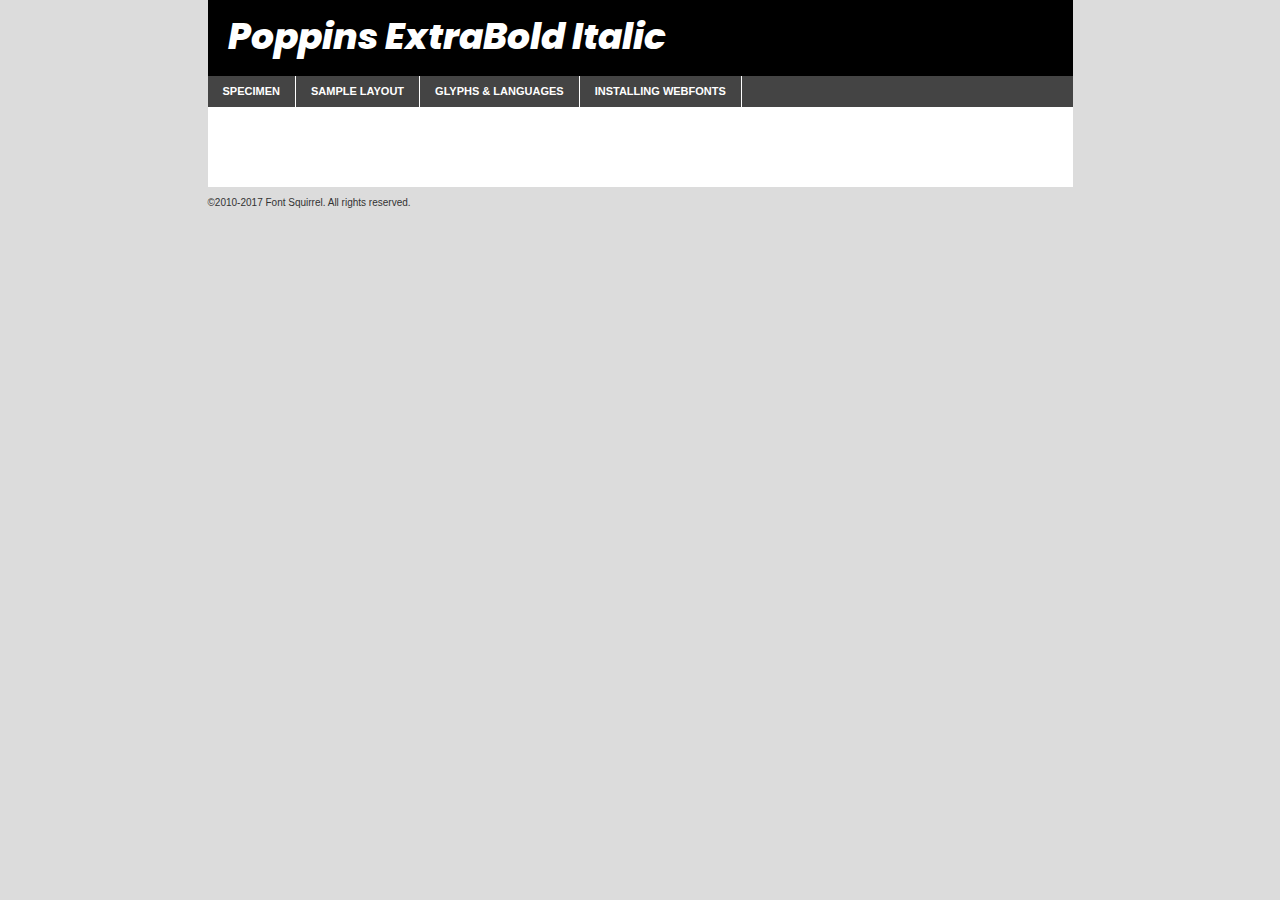
<file: assets/fonts/poppins-extrabolditalic-demo.html>
<!DOCTYPE html PUBLIC "-//W3C//DTD XHTML 1.0 Transitional//EN"
        "http://www.w3.org/TR/xhtml1/DTD/xhtml1-transitional.dtd">

<html xmlns="http://www.w3.org/1999/xhtml" xml:lang="en" lang="en">
<head>
    <meta http-equiv="Content-Type" content="text/html; charset=utf-8"/>
    <script src="http://ajax.googleapis.com/ajax/libs/jquery/1.7.2/jquery.min.js" type="text/javascript" charset="utf-8"></script>
    <script type="text/javascript">
		(function($) {
			$.fn.easyTabs = function(option) {
				var param = jQuery.extend({ fadeSpeed: 'fast', defaultContent: 1, activeClass: 'active' }, option);
				$(this).each(function() {
					var thisId = '#' + this.id;
					if ( param.defaultContent == '' )
					{
						param.defaultContent = 1;
					}
					if ( typeof param.defaultContent == 'number' )
					{
						var defaultTab = $(thisId + ' .tabs li:eq(' + (param.defaultContent - 1) + ') a').attr('href').substr(1);
					}
					else
					{
						var defaultTab = param.defaultContent;
					}
					$(thisId + ' .tabs li a').each(function() {
						var tabToHide = $(this).attr('href').substr(1);
						$('#' + tabToHide).addClass('easytabs-tab-content');
					});
					hideAll();
					changeContent(defaultTab);

					function hideAll() {$(thisId + ' .easytabs-tab-content').hide();}

					function changeContent(tabId)
					{
						hideAll();
						$(thisId + ' .tabs li').removeClass(param.activeClass);
						$(thisId + ' .tabs li a[href=#' + tabId + ']').closest('li').addClass(param.activeClass);
						if ( param.fadeSpeed != 'none' )
						{
							$(thisId + ' #' + tabId).fadeIn(param.fadeSpeed);
						}
						else
						{
							$(thisId + ' #' + tabId).show();
						}
					}

					$(thisId + ' .tabs li').click(function() {
						var tabId = $(this).find('a').attr('href').substr(1);
						changeContent(tabId);
						return false;
					});
				});
			}
		})(jQuery);
    </script>
    <link rel="stylesheet" href="specimen_files/specimen_stylesheet.css" type="text/css" charset="utf-8"/>
    <link rel="stylesheet" href="stylesheet.css" type="text/css" charset="utf-8"/>

    <style type="text/css">
        		body {
			font-family: 'poppinsextrabold_italic';
        		}

            </style>

    <title>Poppins ExtraBold Italic Specimen</title>


    <script type="text/javascript" charset="utf-8">
		$(document).ready(function() {
			$('#container').easyTabs({ defaultContent: 1 });
		});
    </script>
</head>

<body>
<div id="container">
    <div id="header">
		Poppins ExtraBold Italic    </div>
    <ul class="tabs">
        <li><a href="#specimen">Specimen</a></li>
        <li><a href="#layout">Sample Layout</a></li>
		        <li><a href="#glyphs">Glyphs &amp; Languages</a></li>
        <li><a href="#installing">Installing Webfonts</a></li>

    </ul>

    <div id="main_content">


        <div id="specimen">

            <div class="section">
                <div class="grid12 firstcol">
                    <div class="huge">AaBb</div>
                </div>
            </div>

            <div class="section">
                <div class="glyph_range">A&#x200B;B&#x200b;C&#x200b;D&#x200b;E&#x200b;F&#x200b;G&#x200b;H&#x200b;I&#x200b;J&#x200b;K&#x200b;L&#x200b;M&#x200b;N&#x200b;O&#x200b;P&#x200b;Q&#x200b;R&#x200b;S&#x200b;T&#x200b;U&#x200b;V&#x200b;W&#x200b;X&#x200b;Y&#x200b;Z&#x200b;a&#x200b;b&#x200b;c&#x200b;d&#x200b;e&#x200b;f&#x200b;g&#x200b;h&#x200b;i&#x200b;j&#x200b;k&#x200b;l&#x200b;m&#x200b;n&#x200b;o&#x200b;p&#x200b;q&#x200b;r&#x200b;s&#x200b;t&#x200b;u&#x200b;v&#x200b;w&#x200b;x&#x200b;y&#x200b;z&#x200b;1&#x200b;2&#x200b;3&#x200b;4&#x200b;5&#x200b;6&#x200b;7&#x200b;8&#x200b;9&#x200b;0&#x200b;&amp;&#x200b;.&#x200b;,&#x200b;?&#x200b;!&#x200b;&#64;&#x200b;(&#x200b;)&#x200b;#&#x200b;$&#x200b;%&#x200b;*&#x200b;+&#x200b;-&#x200b;=&#x200b;:&#x200b;;</div>
            </div>
            <div class="section">
                <div class="grid12 firstcol">
                    <table class="sample_table">
                        <tr>
                            <td>10</td>
                            <td class="size10">abcdefghijklmnopqrstuvwxyzABCDEFGHIJKLMNOPQRSTUVWXYZ0123456789abcdefghijklmnopqrstuvwxyzABCDEFGHIJKLMNOPQRSTUVWXYZ0123456789abcdefghijklmnopqrstuvwxyzABCDEFGHIJKLMNOPQRSTUVWXYZ</td>
                        </tr>
                        <tr>
                            <td>11</td>
                            <td class="size11">abcdefghijklmnopqrstuvwxyzABCDEFGHIJKLMNOPQRSTUVWXYZ0123456789abcdefghijklmnopqrstuvwxyzABCDEFGHIJKLMNOPQRSTUVWXYZ0123456789abcdefghijklmnopqrstuvwxyzABCDEFGHIJKLMNOPQRSTUVWXYZ</td>
                        </tr>
                        <tr>
                            <td>12</td>
                            <td class="size12">abcdefghijklmnopqrstuvwxyzABCDEFGHIJKLMNOPQRSTUVWXYZ0123456789abcdefghijklmnopqrstuvwxyzABCDEFGHIJKLMNOPQRSTUVWXYZ0123456789abcdefghijklmnopqrstuvwxyzABCDEFGHIJKLMNOPQRSTUVWXYZ</td>
                        </tr>
                        <tr>
                            <td>13</td>
                            <td class="size13">abcdefghijklmnopqrstuvwxyzABCDEFGHIJKLMNOPQRSTUVWXYZ0123456789abcdefghijklmnopqrstuvwxyzABCDEFGHIJKLMNOPQRSTUVWXYZ0123456789abcdefghijklmnopqrstuvwxyzABCDEFGHIJKLMNOPQRSTUVWXYZ</td>
                        </tr>
                        <tr>
                            <td>14</td>
                            <td class="size14">abcdefghijklmnopqrstuvwxyzABCDEFGHIJKLMNOPQRSTUVWXYZ0123456789abcdefghijklmnopqrstuvwxyzABCDEFGHIJKLMNOPQRSTUVWXYZ0123456789abcdefghijklmnopqrstuvwxyzABCDEFGHIJKLMNOPQRSTUVWXYZ</td>
                        </tr>
                        <tr>
                            <td>16</td>
                            <td class="size16">abcdefghijklmnopqrstuvwxyzABCDEFGHIJKLMNOPQRSTUVWXYZ0123456789abcdefghijklmnopqrstuvwxyzABCDEFGHIJKLMNOPQRSTUVWXYZ</td>
                        </tr>
                        <tr>
                            <td>18</td>
                            <td class="size18">abcdefghijklmnopqrstuvwxyzABCDEFGHIJKLMNOPQRSTUVWXYZ0123456789abcdefghijklmnopqrstuvwxyzABCDEFGHIJKLMNOPQRSTUVWXYZ</td>
                        </tr>
                        <tr>
                            <td>20</td>
                            <td class="size20">abcdefghijklmnopqrstuvwxyzABCDEFGHIJKLMNOPQRSTUVWXYZ0123456789abcdefghijklmnopqrstuvwxyzABCDEFGHIJKLMNOPQRSTUVWXYZ</td>
                        </tr>
                        <tr>
                            <td>24</td>
                            <td class="size24">abcdefghijklmnopqrstuvwxyzABCDEFGHIJKLMNOPQRSTUVWXYZ0123456789abcdefghijklmnopqrstuvwxyzABCDEFGHIJKLMNOPQRSTUVWXYZ</td>
                        </tr>
                        <tr>
                            <td>30</td>
                            <td class="size30">abcdefghijklmnopqrstuvwxyzABCDEFGHIJKLMNOPQRSTUVWXYZ0123456789abcdefghijklmnopqrstuvwxyzABCDEFGHIJKLMNOPQRSTUVWXYZ</td>
                        </tr>
                        <tr>
                            <td>36</td>
                            <td class="size36">abcdefghijklmnopqrstuvwxyzABCDEFGHIJKLMNOPQRSTUVWXYZ0123456789abcdefghijklmnopqrstuvwxyzABCDEFGHIJKLMNOPQRSTUVWXYZ</td>
                        </tr>
                        <tr>
                            <td>48</td>
                            <td class="size48">abcdefghijklmnopqrstuvwxyzABCDEFGHIJKLMNOPQRSTUVWXYZ0123456789abcdefghijklmnopqrstuvwxyzABCDEFGHIJKLMNOPQRSTUVWXYZ</td>
                        </tr>
                        <tr>
                            <td>60</td>
                            <td class="size60">abcdefghijklmnopqrstuvwxyzABCDEFGHIJKLMNOPQRSTUVWXYZ0123456789abcdefghijklmnopqrstuvwxyzABCDEFGHIJKLMNOPQRSTUVWXYZ</td>
                        </tr>
                        <tr>
                            <td>72</td>
                            <td class="size72">abcdefghijklmnopqrstuvwxyzABCDEFGHIJKLMNOPQRSTUVWXYZ0123456789abcdefghijklmnopqrstuvwxyzABCDEFGHIJKLMNOPQRSTUVWXYZ</td>
                        </tr>
                        <tr>
                            <td>90</td>
                            <td class="size90">abcdefghijklmnopqrstuvwxyzABCDEFGHIJKLMNOPQRSTUVWXYZ0123456789abcdefghijklmnopqrstuvwxyzABCDEFGHIJKLMNOPQRSTUVWXYZ</td>
                        </tr>
                    </table>

                </div>

            </div>


            <div class="section" id="bodycomparison">


                <div id="xheight">
                    <div class="fontbody">&#x25FC;&#x25FC;&#x25FC;&#x25FC;&#x25FC;&#x25FC;&#x25FC;&#x25FC;&#x25FC;&#x25FC;&#x25FC;&#x25FC;&#x25FC;&#x25FC;&#x25FC;&#x25FC;&#x25FC;&#x25FC;&#x25FC;&#x25FC;&#x25FC;&#x25FC;&#x25FC;&#x25FC;&#x25FC;&#x25FC;&#x25FC;&#x25FC;&#x25FC;&#x25FC;&#x25FC;&#x25FC;&#x25FC;&#x25FC;&#x25FC;&#x25FC;&#x25FC;&#x25FC;&#x25FC;&#x25FC;&#x25FC;&#x25FC;&#x25FC;&#x25FC;&#x25FC;&#x25FC;&#x25FC;&#x25FC;&#x25FC;&#x25FC;&#x25FC;&#x25FC;&#x25FC;&#x25FC;&#x25FC;&#x25FC;&#x25FC;&#x25FC;&#x25FC;&#x25FC;&#x25FC;&#x25FC;&#x25FC;&#x25FC;&#x25FC;&#x25FC;&#x25FC;&#x25FC;&#x25FC;&#x25FC;&#x25FC;&#x25FC;&#x25FC;&#x25FC;&#x25FC;&#x25FC;&#x25FC;&#x25FC;&#x25FC;&#x25FC;&#x25FC;&#x25FC;&#x25FC;&#x25FC;&#x25FC;&#x25FC;&#x25FC;&#x25FC;&#x25FC;&#x25FC;&#x25FC;&#x25FC;&#x25FC;&#x25FC;&#x25FC;&#x25FC;&#x25FC;&#x25FC;&#x25FC;body</div>
                    <div class="arialbody">body</div>
                    <div class="verdanabody">body</div>
                    <div class="georgiabody">body</div>
                </div>
                <div class="fontbody" style="z-index:1">
                    body<span>Poppins ExtraBold Italic</span>
                </div>
                <div class="arialbody" style="z-index:1">
                    body<span>Arial</span>
                </div>
                <div class="verdanabody" style="z-index:1">
                    body<span>Verdana</span>
                </div>
                <div class="georgiabody" style="z-index:1">
                    body<span>Georgia</span>
                </div>


            </div>


            <div class="section psample psample_row1" id="">

                <div class="grid2 firstcol">
                    <p class="size10"><span>10.</span>Aenean lacinia bibendum nulla sed consectetur. Fusce dapibus, tellus ac cursus commodo, tortor mauris condimentum nibh, ut fermentum massa justo sit amet risus. Nullam id dolor id nibh ultricies vehicula ut id elit. Cum sociis natoque penatibus et magnis dis parturient montes, nascetur ridiculus mus. Nulla vitae elit libero, a pharetra augue.</p>

                </div>
                <div class="grid3">
                    <p class="size11"><span>11.</span>Aenean lacinia bibendum nulla sed consectetur. Fusce dapibus, tellus ac cursus commodo, tortor mauris condimentum nibh, ut fermentum massa justo sit amet risus. Nullam id dolor id nibh ultricies vehicula ut id elit. Cum sociis natoque penatibus et magnis dis parturient montes, nascetur ridiculus mus. Nulla vitae elit libero, a pharetra augue.</p>

                </div>
                <div class="grid3">
                    <p class="size12"><span>12.</span>Aenean lacinia bibendum nulla sed consectetur. Fusce dapibus, tellus ac cursus commodo, tortor mauris condimentum nibh, ut fermentum massa justo sit amet risus. Nullam id dolor id nibh ultricies vehicula ut id elit. Cum sociis natoque penatibus et magnis dis parturient montes, nascetur ridiculus mus. Nulla vitae elit libero, a pharetra augue.</p>

                </div>
                <div class="grid4">
                    <p class="size13"><span>13.</span>Aenean lacinia bibendum nulla sed consectetur. Fusce dapibus, tellus ac cursus commodo, tortor mauris condimentum nibh, ut fermentum massa justo sit amet risus. Nullam id dolor id nibh ultricies vehicula ut id elit. Cum sociis natoque penatibus et magnis dis parturient montes, nascetur ridiculus mus. Nulla vitae elit libero, a pharetra augue.</p>

                </div>
                <div class="white_blend"></div>

            </div>
            <div class="section psample psample_row2" id="">
                <div class="grid3 firstcol">
                    <p class="size14"><span>14.</span>Aenean lacinia bibendum nulla sed consectetur. Fusce dapibus, tellus ac cursus commodo, tortor mauris condimentum nibh, ut fermentum massa justo sit amet risus. Nullam id dolor id nibh ultricies vehicula ut id elit. Cum sociis natoque penatibus et magnis dis parturient montes, nascetur ridiculus mus. Nulla vitae elit libero, a pharetra augue.</p>

                </div>
                <div class="grid4">
                    <p class="size16"><span>16.</span>Aenean lacinia bibendum nulla sed consectetur. Fusce dapibus, tellus ac cursus commodo, tortor mauris condimentum nibh, ut fermentum massa justo sit amet risus. Nullam id dolor id nibh ultricies vehicula ut id elit. Cum sociis natoque penatibus et magnis dis parturient montes, nascetur ridiculus mus. Nulla vitae elit libero, a pharetra augue.</p>

                </div>
                <div class="grid5">
                    <p class="size18"><span>18.</span>Aenean lacinia bibendum nulla sed consectetur. Fusce dapibus, tellus ac cursus commodo, tortor mauris condimentum nibh, ut fermentum massa justo sit amet risus. Nullam id dolor id nibh ultricies vehicula ut id elit. Cum sociis natoque penatibus et magnis dis parturient montes, nascetur ridiculus mus. Nulla vitae elit libero, a pharetra augue.</p>

                </div>

                <div class="white_blend"></div>

            </div>

            <div class="section psample psample_row3" id="">
                <div class="grid5 firstcol">
                    <p class="size20"><span>20.</span>Aenean lacinia bibendum nulla sed consectetur. Fusce dapibus, tellus ac cursus commodo, tortor mauris condimentum nibh, ut fermentum massa justo sit amet risus. Nullam id dolor id nibh ultricies vehicula ut id elit. Cum sociis natoque penatibus et magnis dis parturient montes, nascetur ridiculus mus. Nulla vitae elit libero, a pharetra augue.</p>
                </div>
                <div class="grid7">
                    <p class="size24"><span>24.</span>Aenean lacinia bibendum nulla sed consectetur. Fusce dapibus, tellus ac cursus commodo, tortor mauris condimentum nibh, ut fermentum massa justo sit amet risus. Nullam id dolor id nibh ultricies vehicula ut id elit. Cum sociis natoque penatibus et magnis dis parturient montes, nascetur ridiculus mus. Nulla vitae elit libero, a pharetra augue.</p>
                </div>

                <div class="white_blend"></div>

            </div>

            <div class="section psample psample_row4" id="">
                <div class="grid12 firstcol">
                    <p class="size30"><span>30.</span>Aenean lacinia bibendum nulla sed consectetur. Fusce dapibus, tellus ac cursus commodo, tortor mauris condimentum nibh, ut fermentum massa justo sit amet risus. Nullam id dolor id nibh ultricies vehicula ut id elit. Cum sociis natoque penatibus et magnis dis parturient montes, nascetur ridiculus mus. Nulla vitae elit libero, a pharetra augue.</p>
                </div>
                <div class="white_blend"></div>

            </div>


            <div class="section psample psample_row1 fullreverse">
                <div class="grid2 firstcol">
                    <p class="size10"><span>10.</span>Aenean lacinia bibendum nulla sed consectetur. Fusce dapibus, tellus ac cursus commodo, tortor mauris condimentum nibh, ut fermentum massa justo sit amet risus. Nullam id dolor id nibh ultricies vehicula ut id elit. Cum sociis natoque penatibus et magnis dis parturient montes, nascetur ridiculus mus. Nulla vitae elit libero, a pharetra augue.</p>

                </div>
                <div class="grid3">
                    <p class="size11"><span>11.</span>Aenean lacinia bibendum nulla sed consectetur. Fusce dapibus, tellus ac cursus commodo, tortor mauris condimentum nibh, ut fermentum massa justo sit amet risus. Nullam id dolor id nibh ultricies vehicula ut id elit. Cum sociis natoque penatibus et magnis dis parturient montes, nascetur ridiculus mus. Nulla vitae elit libero, a pharetra augue.</p>

                </div>
                <div class="grid3">
                    <p class="size12"><span>12.</span>Aenean lacinia bibendum nulla sed consectetur. Fusce dapibus, tellus ac cursus commodo, tortor mauris condimentum nibh, ut fermentum massa justo sit amet risus. Nullam id dolor id nibh ultricies vehicula ut id elit. Cum sociis natoque penatibus et magnis dis parturient montes, nascetur ridiculus mus. Nulla vitae elit libero, a pharetra augue.</p>

                </div>
                <div class="grid4">
                    <p class="size13"><span>13.</span>Aenean lacinia bibendum nulla sed consectetur. Fusce dapibus, tellus ac cursus commodo, tortor mauris condimentum nibh, ut fermentum massa justo sit amet risus. Nullam id dolor id nibh ultricies vehicula ut id elit. Cum sociis natoque penatibus et magnis dis parturient montes, nascetur ridiculus mus. Nulla vitae elit libero, a pharetra augue.</p>

                </div>
                <div class="black_blend"></div>

            </div>

            <div class="section psample psample_row2 fullreverse">
                <div class="grid3 firstcol">
                    <p class="size14"><span>14.</span>Aenean lacinia bibendum nulla sed consectetur. Fusce dapibus, tellus ac cursus commodo, tortor mauris condimentum nibh, ut fermentum massa justo sit amet risus. Nullam id dolor id nibh ultricies vehicula ut id elit. Cum sociis natoque penatibus et magnis dis parturient montes, nascetur ridiculus mus. Nulla vitae elit libero, a pharetra augue.</p>

                </div>
                <div class="grid4">
                    <p class="size16"><span>16.</span>Aenean lacinia bibendum nulla sed consectetur. Fusce dapibus, tellus ac cursus commodo, tortor mauris condimentum nibh, ut fermentum massa justo sit amet risus. Nullam id dolor id nibh ultricies vehicula ut id elit. Cum sociis natoque penatibus et magnis dis parturient montes, nascetur ridiculus mus. Nulla vitae elit libero, a pharetra augue.</p>

                </div>
                <div class="grid5">
                    <p class="size18"><span>18.</span>Aenean lacinia bibendum nulla sed consectetur. Fusce dapibus, tellus ac cursus commodo, tortor mauris condimentum nibh, ut fermentum massa justo sit amet risus. Nullam id dolor id nibh ultricies vehicula ut id elit. Cum sociis natoque penatibus et magnis dis parturient montes, nascetur ridiculus mus. Nulla vitae elit libero, a pharetra augue.</p>

                </div>
                <div class="black_blend"></div>

            </div>

            <div class="section psample fullreverse psample_row3" id="">
                <div class="grid5 firstcol">
                    <p class="size20"><span>20.</span>Aenean lacinia bibendum nulla sed consectetur. Fusce dapibus, tellus ac cursus commodo, tortor mauris condimentum nibh, ut fermentum massa justo sit amet risus. Nullam id dolor id nibh ultricies vehicula ut id elit. Cum sociis natoque penatibus et magnis dis parturient montes, nascetur ridiculus mus. Nulla vitae elit libero, a pharetra augue.</p>
                </div>
                <div class="grid7">
                    <p class="size24"><span>24.</span>Aenean lacinia bibendum nulla sed consectetur. Fusce dapibus, tellus ac cursus commodo, tortor mauris condimentum nibh, ut fermentum massa justo sit amet risus. Nullam id dolor id nibh ultricies vehicula ut id elit. Cum sociis natoque penatibus et magnis dis parturient montes, nascetur ridiculus mus. Nulla vitae elit libero, a pharetra augue.</p>
                </div>

                <div class="black_blend"></div>

            </div>

            <div class="section psample fullreverse psample_row4" id="" style="border-bottom: 20px #000 solid;">
                <div class="grid12 firstcol">
                    <p class="size30"><span>30.</span>Aenean lacinia bibendum nulla sed consectetur. Fusce dapibus, tellus ac cursus commodo, tortor mauris condimentum nibh, ut fermentum massa justo sit amet risus. Nullam id dolor id nibh ultricies vehicula ut id elit. Cum sociis natoque penatibus et magnis dis parturient montes, nascetur ridiculus mus. Nulla vitae elit libero, a pharetra augue.</p>
                </div>
                <div class="black_blend"></div>

            </div>


        </div>

        <div id="layout">

            <div class="section">

                <div class="grid12 firstcol">
                    <h1>Lorem Ipsum Dolor</h1>
                    <h2>Etiam porta sem malesuada magna mollis euismod</h2>

                    <p class="byline">By <a href="#link">Aenean Lacinia</a></p>
                </div>
            </div>
            <div class="section">
                <div class="grid8 firstcol">
                    <p class="large">Donec sed odio dui. Morbi leo risus, porta ac consectetur ac, vestibulum at eros. Fusce dapibus, tellus ac cursus commodo, tortor mauris condimentum nibh, ut fermentum massa justo sit amet risus. </p>


                    <h3>Pellentesque ornare sem</h3>

                    <p>Maecenas sed diam eget risus varius blandit sit amet non magna. Maecenas faucibus mollis interdum. Donec ullamcorper nulla non metus auctor fringilla. Nullam id dolor id nibh ultricies vehicula ut id elit. Nullam id dolor id nibh ultricies vehicula ut id elit. </p>

                    <p>Aenean eu leo quam. Pellentesque ornare sem lacinia quam venenatis vestibulum. Lorem ipsum dolor sit amet, consectetur adipiscing elit. Cum sociis natoque penatibus et magnis dis parturient montes, nascetur ridiculus mus. </p>

                    <p>Nulla vitae elit libero, a pharetra augue. Praesent commodo cursus magna, vel scelerisque nisl consectetur et. Aenean lacinia bibendum nulla sed consectetur. </p>

                    <p>Nullam quis risus eget urna mollis ornare vel eu leo. Nullam quis risus eget urna mollis ornare vel eu leo. Maecenas sed diam eget risus varius blandit sit amet non magna. Donec ullamcorper nulla non metus auctor fringilla. </p>

                    <h3>Cras mattis consectetur</h3>

                    <p>Aenean eu leo quam. Pellentesque ornare sem lacinia quam venenatis vestibulum. Aenean lacinia bibendum nulla sed consectetur. Integer posuere erat a ante venenatis dapibus posuere velit aliquet. Cras mattis consectetur purus sit amet fermentum. </p>

                    <p>Nullam id dolor id nibh ultricies vehicula ut id elit. Nullam quis risus eget urna mollis ornare vel eu leo. Cras mattis consectetur purus sit amet fermentum.</p>
                </div>

                <div class="grid4 sidebar">

                    <div class="box reverse">
                        <p class="last">Nullam quis risus eget urna mollis ornare vel eu leo. Donec ullamcorper nulla non metus auctor fringilla. Cras mattis consectetur purus sit amet fermentum. Sed posuere consectetur est at lobortis. Lorem ipsum dolor sit amet, consectetur adipiscing elit. </p>
                    </div>

                    <p class="caption">Maecenas sed diam eget risus varius.</p>

                    <p>Vestibulum id ligula porta felis euismod semper. Integer posuere erat a ante venenatis dapibus posuere velit aliquet. Vestibulum id ligula porta felis euismod semper. Sed posuere consectetur est at lobortis. Maecenas sed diam eget risus varius blandit sit amet non magna. Fusce dapibus, tellus ac cursus commodo, tortor mauris condimentum nibh, ut fermentum massa justo sit amet risus. </p>


                    <p>Duis mollis, est non commodo luctus, nisi erat porttitor ligula, eget lacinia odio sem nec elit. Aenean lacinia bibendum nulla sed consectetur. Vivamus sagittis lacus vel augue laoreet rutrum faucibus dolor auctor. Aenean lacinia bibendum nulla sed consectetur. Nullam quis risus eget urna mollis ornare vel eu leo. </p>

                    <p>Praesent commodo cursus magna, vel scelerisque nisl consectetur et. Donec ullamcorper nulla non metus auctor fringilla. Maecenas faucibus mollis interdum. Fusce dapibus, tellus ac cursus commodo, tortor mauris condimentum nibh, ut fermentum massa justo sit amet risus. </p>

                </div>
            </div>

        </div>


		

        <div id="glyphs">
            <div class="section">
                <div class="grid12 firstcol">

                    <h1>Language Support</h1>
                    <p>The subset of Poppins ExtraBold Italic in this kit supports the following languages:<br/>

						Albanian, Basque, Breton, Chamorro, Danish, Dutch, English, Faroese, Finnish, French, Frisian, Galician, German, Icelandic, Italian, Malagasy, Norwegian, Portuguese, Spanish, Alsatian, Aragonese, Arapaho, Arrernte, Asturian, Aymara, Bislama, Cebuano, Corsican, Fijian, French_creole, Genoese, Gilbertese, Greenlandic, Haitian_creole, Hiligaynon, Hmong, Hopi, Ibanag, Iloko_ilokano, Indonesian, Interglossa_glosa, Interlingua, Irish_gaelic, Jerriais, Lojban, Lombard, Luxembourgeois, Manx, Mohawk, Norfolk_pitcairnese, Occitan, Oromo, Pangasinan, Papiamento, Piedmontese, Potawatomi, Rhaeto-romance, Romansh, Rotokas, Sami_lule, Samoan, Sardinian, Scots_gaelic, Seychelles_creole, Shona, Sicilian, Somali, Southern_ndebele, Swahili, Swati_swazi, Tagalog_filipino_pilipino, Tetum, Tok_pisin, Uyghur_latinized, Volapuk, Walloon, Warlpiri, Xhosa, Yapese, Zulu, Latinbasic, Ubasic, Demo                    </p>
                    <h1>Glyph Chart</h1>
                    <p>The subset of Poppins ExtraBold Italic in this kit includes all the glyphs listed below. Unicode entities are included above each glyph to help you insert individual characters into your layout.</p>
                    <div id="glyph_chart">

																																	                                <div><p>&amp;#13;</p>&#13;</div>
																				                                <div><p>&amp;#32;</p>&#32;</div>
																				                                <div><p>&amp;#33;</p>&#33;</div>
																				                                <div><p>&amp;#34;</p>&#34;</div>
																				                                <div><p>&amp;#35;</p>&#35;</div>
																				                                <div><p>&amp;#36;</p>&#36;</div>
																				                                <div><p>&amp;#37;</p>&#37;</div>
																				                                <div><p>&amp;#38;</p>&#38;</div>
																				                                <div><p>&amp;#39;</p>&#39;</div>
																				                                <div><p>&amp;#40;</p>&#40;</div>
																				                                <div><p>&amp;#41;</p>&#41;</div>
																				                                <div><p>&amp;#42;</p>&#42;</div>
																				                                <div><p>&amp;#43;</p>&#43;</div>
																				                                <div><p>&amp;#44;</p>&#44;</div>
																				                                <div><p>&amp;#45;</p>&#45;</div>
																				                                <div><p>&amp;#46;</p>&#46;</div>
																				                                <div><p>&amp;#47;</p>&#47;</div>
																				                                <div><p>&amp;#48;</p>&#48;</div>
																				                                <div><p>&amp;#49;</p>&#49;</div>
																				                                <div><p>&amp;#50;</p>&#50;</div>
																				                                <div><p>&amp;#51;</p>&#51;</div>
																				                                <div><p>&amp;#52;</p>&#52;</div>
																				                                <div><p>&amp;#53;</p>&#53;</div>
																				                                <div><p>&amp;#54;</p>&#54;</div>
																				                                <div><p>&amp;#55;</p>&#55;</div>
																				                                <div><p>&amp;#56;</p>&#56;</div>
																				                                <div><p>&amp;#57;</p>&#57;</div>
																				                                <div><p>&amp;#58;</p>&#58;</div>
																				                                <div><p>&amp;#59;</p>&#59;</div>
																				                                <div><p>&amp;#60;</p>&#60;</div>
																				                                <div><p>&amp;#61;</p>&#61;</div>
																				                                <div><p>&amp;#62;</p>&#62;</div>
																				                                <div><p>&amp;#63;</p>&#63;</div>
																				                                <div><p>&amp;#64;</p>&#64;</div>
																				                                <div><p>&amp;#65;</p>&#65;</div>
																				                                <div><p>&amp;#66;</p>&#66;</div>
																				                                <div><p>&amp;#67;</p>&#67;</div>
																				                                <div><p>&amp;#68;</p>&#68;</div>
																				                                <div><p>&amp;#69;</p>&#69;</div>
																				                                <div><p>&amp;#70;</p>&#70;</div>
																				                                <div><p>&amp;#71;</p>&#71;</div>
																				                                <div><p>&amp;#72;</p>&#72;</div>
																				                                <div><p>&amp;#73;</p>&#73;</div>
																				                                <div><p>&amp;#74;</p>&#74;</div>
																				                                <div><p>&amp;#75;</p>&#75;</div>
																				                                <div><p>&amp;#76;</p>&#76;</div>
																				                                <div><p>&amp;#77;</p>&#77;</div>
																				                                <div><p>&amp;#78;</p>&#78;</div>
																				                                <div><p>&amp;#79;</p>&#79;</div>
																				                                <div><p>&amp;#80;</p>&#80;</div>
																				                                <div><p>&amp;#81;</p>&#81;</div>
																				                                <div><p>&amp;#82;</p>&#82;</div>
																				                                <div><p>&amp;#83;</p>&#83;</div>
																				                                <div><p>&amp;#84;</p>&#84;</div>
																				                                <div><p>&amp;#85;</p>&#85;</div>
																				                                <div><p>&amp;#86;</p>&#86;</div>
																				                                <div><p>&amp;#87;</p>&#87;</div>
																				                                <div><p>&amp;#88;</p>&#88;</div>
																				                                <div><p>&amp;#89;</p>&#89;</div>
																				                                <div><p>&amp;#90;</p>&#90;</div>
																				                                <div><p>&amp;#91;</p>&#91;</div>
																				                                <div><p>&amp;#92;</p>&#92;</div>
																				                                <div><p>&amp;#93;</p>&#93;</div>
																				                                <div><p>&amp;#94;</p>&#94;</div>
																				                                <div><p>&amp;#95;</p>&#95;</div>
																				                                <div><p>&amp;#96;</p>&#96;</div>
																				                                <div><p>&amp;#97;</p>&#97;</div>
																				                                <div><p>&amp;#98;</p>&#98;</div>
																				                                <div><p>&amp;#99;</p>&#99;</div>
																				                                <div><p>&amp;#100;</p>&#100;</div>
																				                                <div><p>&amp;#101;</p>&#101;</div>
																				                                <div><p>&amp;#102;</p>&#102;</div>
																				                                <div><p>&amp;#103;</p>&#103;</div>
																				                                <div><p>&amp;#104;</p>&#104;</div>
																				                                <div><p>&amp;#105;</p>&#105;</div>
																				                                <div><p>&amp;#106;</p>&#106;</div>
																				                                <div><p>&amp;#107;</p>&#107;</div>
																				                                <div><p>&amp;#108;</p>&#108;</div>
																				                                <div><p>&amp;#109;</p>&#109;</div>
																				                                <div><p>&amp;#110;</p>&#110;</div>
																				                                <div><p>&amp;#111;</p>&#111;</div>
																				                                <div><p>&amp;#112;</p>&#112;</div>
																				                                <div><p>&amp;#113;</p>&#113;</div>
																				                                <div><p>&amp;#114;</p>&#114;</div>
																				                                <div><p>&amp;#115;</p>&#115;</div>
																				                                <div><p>&amp;#116;</p>&#116;</div>
																				                                <div><p>&amp;#117;</p>&#117;</div>
																				                                <div><p>&amp;#118;</p>&#118;</div>
																				                                <div><p>&amp;#119;</p>&#119;</div>
																				                                <div><p>&amp;#120;</p>&#120;</div>
																				                                <div><p>&amp;#121;</p>&#121;</div>
																				                                <div><p>&amp;#122;</p>&#122;</div>
																				                                <div><p>&amp;#123;</p>&#123;</div>
																				                                <div><p>&amp;#124;</p>&#124;</div>
																				                                <div><p>&amp;#125;</p>&#125;</div>
																				                                <div><p>&amp;#126;</p>&#126;</div>
																				                                <div><p>&amp;#160;</p>&#160;</div>
																				                                <div><p>&amp;#161;</p>&#161;</div>
																				                                <div><p>&amp;#162;</p>&#162;</div>
																				                                <div><p>&amp;#163;</p>&#163;</div>
																				                                <div><p>&amp;#164;</p>&#164;</div>
																				                                <div><p>&amp;#165;</p>&#165;</div>
																				                                <div><p>&amp;#166;</p>&#166;</div>
																				                                <div><p>&amp;#167;</p>&#167;</div>
																				                                <div><p>&amp;#168;</p>&#168;</div>
																				                                <div><p>&amp;#169;</p>&#169;</div>
																				                                <div><p>&amp;#170;</p>&#170;</div>
																				                                <div><p>&amp;#171;</p>&#171;</div>
																				                                <div><p>&amp;#172;</p>&#172;</div>
																				                                <div><p>&amp;#173;</p>&#173;</div>
																				                                <div><p>&amp;#174;</p>&#174;</div>
																				                                <div><p>&amp;#175;</p>&#175;</div>
																				                                <div><p>&amp;#176;</p>&#176;</div>
																				                                <div><p>&amp;#177;</p>&#177;</div>
																				                                <div><p>&amp;#178;</p>&#178;</div>
																				                                <div><p>&amp;#179;</p>&#179;</div>
																				                                <div><p>&amp;#180;</p>&#180;</div>
																				                                <div><p>&amp;#181;</p>&#181;</div>
																				                                <div><p>&amp;#182;</p>&#182;</div>
																				                                <div><p>&amp;#183;</p>&#183;</div>
																				                                <div><p>&amp;#184;</p>&#184;</div>
																				                                <div><p>&amp;#185;</p>&#185;</div>
																				                                <div><p>&amp;#186;</p>&#186;</div>
																				                                <div><p>&amp;#187;</p>&#187;</div>
																				                                <div><p>&amp;#188;</p>&#188;</div>
																				                                <div><p>&amp;#189;</p>&#189;</div>
																				                                <div><p>&amp;#190;</p>&#190;</div>
																				                                <div><p>&amp;#191;</p>&#191;</div>
																				                                <div><p>&amp;#192;</p>&#192;</div>
																				                                <div><p>&amp;#193;</p>&#193;</div>
																				                                <div><p>&amp;#194;</p>&#194;</div>
																				                                <div><p>&amp;#195;</p>&#195;</div>
																				                                <div><p>&amp;#196;</p>&#196;</div>
																				                                <div><p>&amp;#197;</p>&#197;</div>
																				                                <div><p>&amp;#198;</p>&#198;</div>
																				                                <div><p>&amp;#199;</p>&#199;</div>
																				                                <div><p>&amp;#200;</p>&#200;</div>
																				                                <div><p>&amp;#201;</p>&#201;</div>
																				                                <div><p>&amp;#202;</p>&#202;</div>
																				                                <div><p>&amp;#203;</p>&#203;</div>
																				                                <div><p>&amp;#204;</p>&#204;</div>
																				                                <div><p>&amp;#205;</p>&#205;</div>
																				                                <div><p>&amp;#206;</p>&#206;</div>
																				                                <div><p>&amp;#207;</p>&#207;</div>
																				                                <div><p>&amp;#208;</p>&#208;</div>
																				                                <div><p>&amp;#209;</p>&#209;</div>
																				                                <div><p>&amp;#210;</p>&#210;</div>
																				                                <div><p>&amp;#211;</p>&#211;</div>
																				                                <div><p>&amp;#212;</p>&#212;</div>
																				                                <div><p>&amp;#213;</p>&#213;</div>
																				                                <div><p>&amp;#214;</p>&#214;</div>
																				                                <div><p>&amp;#215;</p>&#215;</div>
																				                                <div><p>&amp;#216;</p>&#216;</div>
																				                                <div><p>&amp;#217;</p>&#217;</div>
																				                                <div><p>&amp;#218;</p>&#218;</div>
																				                                <div><p>&amp;#219;</p>&#219;</div>
																				                                <div><p>&amp;#220;</p>&#220;</div>
																				                                <div><p>&amp;#221;</p>&#221;</div>
																				                                <div><p>&amp;#222;</p>&#222;</div>
																				                                <div><p>&amp;#223;</p>&#223;</div>
																				                                <div><p>&amp;#224;</p>&#224;</div>
																				                                <div><p>&amp;#225;</p>&#225;</div>
																				                                <div><p>&amp;#226;</p>&#226;</div>
																				                                <div><p>&amp;#227;</p>&#227;</div>
																				                                <div><p>&amp;#228;</p>&#228;</div>
																				                                <div><p>&amp;#229;</p>&#229;</div>
																				                                <div><p>&amp;#230;</p>&#230;</div>
																				                                <div><p>&amp;#231;</p>&#231;</div>
																				                                <div><p>&amp;#232;</p>&#232;</div>
																				                                <div><p>&amp;#233;</p>&#233;</div>
																				                                <div><p>&amp;#234;</p>&#234;</div>
																				                                <div><p>&amp;#235;</p>&#235;</div>
																				                                <div><p>&amp;#236;</p>&#236;</div>
																				                                <div><p>&amp;#237;</p>&#237;</div>
																				                                <div><p>&amp;#238;</p>&#238;</div>
																				                                <div><p>&amp;#239;</p>&#239;</div>
																				                                <div><p>&amp;#240;</p>&#240;</div>
																				                                <div><p>&amp;#241;</p>&#241;</div>
																				                                <div><p>&amp;#242;</p>&#242;</div>
																				                                <div><p>&amp;#243;</p>&#243;</div>
																				                                <div><p>&amp;#244;</p>&#244;</div>
																				                                <div><p>&amp;#245;</p>&#245;</div>
																				                                <div><p>&amp;#246;</p>&#246;</div>
																				                                <div><p>&amp;#247;</p>&#247;</div>
																				                                <div><p>&amp;#248;</p>&#248;</div>
																				                                <div><p>&amp;#249;</p>&#249;</div>
																				                                <div><p>&amp;#250;</p>&#250;</div>
																				                                <div><p>&amp;#251;</p>&#251;</div>
																				                                <div><p>&amp;#252;</p>&#252;</div>
																				                                <div><p>&amp;#253;</p>&#253;</div>
																				                                <div><p>&amp;#254;</p>&#254;</div>
																				                                <div><p>&amp;#255;</p>&#255;</div>
																				                                <div><p>&amp;#338;</p>&#338;</div>
																				                                <div><p>&amp;#339;</p>&#339;</div>
																				                                <div><p>&amp;#376;</p>&#376;</div>
																				                                <div><p>&amp;#710;</p>&#710;</div>
																				                                <div><p>&amp;#732;</p>&#732;</div>
																				                                <div><p>&amp;#8192;</p>&#8192;</div>
																				                                <div><p>&amp;#8193;</p>&#8193;</div>
																				                                <div><p>&amp;#8194;</p>&#8194;</div>
																				                                <div><p>&amp;#8195;</p>&#8195;</div>
																				                                <div><p>&amp;#8196;</p>&#8196;</div>
																				                                <div><p>&amp;#8197;</p>&#8197;</div>
																				                                <div><p>&amp;#8198;</p>&#8198;</div>
																				                                <div><p>&amp;#8199;</p>&#8199;</div>
																				                                <div><p>&amp;#8200;</p>&#8200;</div>
																				                                <div><p>&amp;#8201;</p>&#8201;</div>
																				                                <div><p>&amp;#8202;</p>&#8202;</div>
																				                                <div><p>&amp;#8208;</p>&#8208;</div>
																				                                <div><p>&amp;#8209;</p>&#8209;</div>
																				                                <div><p>&amp;#8210;</p>&#8210;</div>
																				                                <div><p>&amp;#8211;</p>&#8211;</div>
																				                                <div><p>&amp;#8212;</p>&#8212;</div>
																				                                <div><p>&amp;#8216;</p>&#8216;</div>
																				                                <div><p>&amp;#8217;</p>&#8217;</div>
																				                                <div><p>&amp;#8218;</p>&#8218;</div>
																				                                <div><p>&amp;#8220;</p>&#8220;</div>
																				                                <div><p>&amp;#8221;</p>&#8221;</div>
																				                                <div><p>&amp;#8222;</p>&#8222;</div>
																				                                <div><p>&amp;#8226;</p>&#8226;</div>
																				                                <div><p>&amp;#8230;</p>&#8230;</div>
																				                                <div><p>&amp;#8239;</p>&#8239;</div>
																				                                <div><p>&amp;#8249;</p>&#8249;</div>
																				                                <div><p>&amp;#8250;</p>&#8250;</div>
																				                                <div><p>&amp;#8287;</p>&#8287;</div>
																				                                <div><p>&amp;#8364;</p>&#8364;</div>
																				                                <div><p>&amp;#8482;</p>&#8482;</div>
																				                                <div><p>&amp;#9724;</p>&#9724;</div>
																				                                <div><p>&amp;#64257;</p>&#64257;</div>
																				                                <div><p>&amp;#64258;</p>&#64258;</div>
																																																										                    </div>
                </div>


            </div>
        </div>


        <div id="specs">

        </div>

        <div id="installing">
            <div class="section">
                <div class="grid7 firstcol">
                    <h1>Installing Webfonts</h1>

                    <p>Webfonts are supported by all major browser platforms but not all in the same way. There are currently four different font formats that must be included in order to target all browsers. This includes TTF, WOFF, EOT and SVG.</p>

                    <h2>1. Upload your webfonts</h2>
                    <p>You must upload your webfont kit to your website. They should be in or near the same directory as your CSS files.</p>

                    <h2>2. Include the webfont stylesheet</h2>
                    <p>A special CSS @font-face declaration helps the various browsers select the appropriate font it needs without causing you a bunch of headaches. Learn more about this syntax by reading the <a href="https://www.fontspring.com/blog/further-hardening-of-the-bulletproof-syntax">Fontspring blog post</a> about it. The code for it is as follows:</p>


                    <code>
                        @font-face{
                        font-family: 'MyWebFont';
                        src: url('WebFont.eot');
                        src: url('WebFont.eot?#iefix') format('embedded-opentype'),
                        url('WebFont.woff') format('woff'),
                        url('WebFont.ttf') format('truetype'),
                        url('WebFont.svg#webfont') format('svg');
                        }
                    </code>

                    <p>We've already gone ahead and generated the code for you. All you have to do is link to the stylesheet in your HTML, like this:</p>
                    <code>&lt;link rel=&quot;stylesheet&quot; href=&quot;stylesheet.css&quot; type=&quot;text/css&quot; charset=&quot;utf-8&quot; /&gt;</code>

                    <h2>3. Modify your own stylesheet</h2>
                    <p>To take advantage of your new fonts, you must tell your stylesheet to use them. Look at the original @font-face declaration above and find the property called "font-family." The name linked there will be what you use to reference the font. Prepend that webfont name to the font stack in the "font-family" property, inside the selector you want to change. For example:</p>
                    <code>p { font-family: 'WebFont', Arial, sans-serif; }</code>

                    <h2>4. Test</h2>
                    <p>Getting webfonts to work cross-browser <em>can</em> be tricky. Use the information in the sidebar to help you if you find that fonts aren't loading in a particular browser.</p>
                </div>

                <div class="grid5 sidebar">
                    <div class="box">
                        <h2>Troubleshooting<br/>Font-Face Problems</h2>
                        <p>Having trouble getting your webfonts to load in your new website? Here are some tips to sort out what might be the problem.</p>

                        <h3>Fonts not showing in any browser</h3>

                        <p>This sounds like you need to work on the plumbing. You either did not upload the fonts to the correct directory, or you did not link the fonts properly in the CSS. If you've confirmed that all this is correct and you still have a problem, take a look at your .htaccess file and see if requests are getting intercepted.</p>

                        <h3>Fonts not loading in iPhone or iPad</h3>

                        <p>The most common problem here is that you are serving the fonts from an IIS server. IIS refuses to serve files that have unknown MIME types. If that is the case, you must set the MIME type for SVG to "image/svg+xml" in the server settings. Follow these instructions from Microsoft if you need help.</p>

                        <h3>Fonts not loading in Firefox</h3>

                        <p>The primary reason for this failure? You are still using a version Firefox older than 3.5. So upgrade already! If that isn't it, then you are very likely serving fonts from a different domain. Firefox requires that all font assets be served from the same domain. Lastly it is possible that you need to add WOFF to your list of MIME types (if you are serving via IIS.)</p>

                        <h3>Fonts not loading in IE</h3>

                        <p>Are you looking at Internet Explorer on an actual Windows machine or are you cheating by using a service like Adobe BrowserLab? Many of these screenshot services do not render @font-face for IE. Best to test it on a real machine.</p>

                        <h3>Fonts not loading in IE9</h3>

                        <p>IE9, like Firefox, requires that fonts be served from the same domain as the website. Make sure that is the case.</p>
                    </div>
                </div>
            </div>

        </div>

    </div>
    <div id="footer">
        <p>&copy;2010-2017 Font Squirrel. All rights reserved.</p>
    </div>
</div>
</body>
</html>
</file>
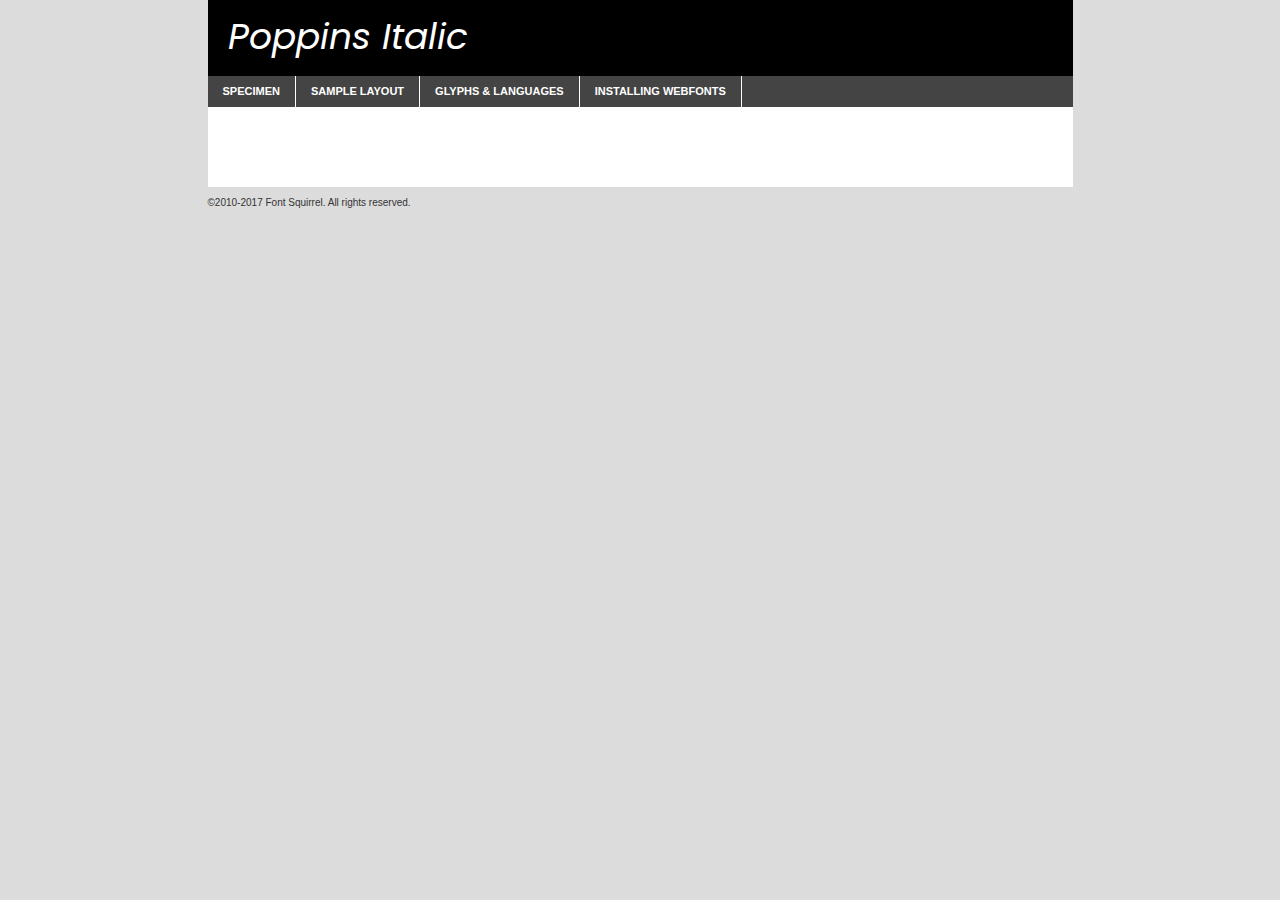
<file: assets/fonts/poppins-italic-demo.html>
<!DOCTYPE html PUBLIC "-//W3C//DTD XHTML 1.0 Transitional//EN"
        "http://www.w3.org/TR/xhtml1/DTD/xhtml1-transitional.dtd">

<html xmlns="http://www.w3.org/1999/xhtml" xml:lang="en" lang="en">
<head>
    <meta http-equiv="Content-Type" content="text/html; charset=utf-8"/>
    <script src="http://ajax.googleapis.com/ajax/libs/jquery/1.7.2/jquery.min.js" type="text/javascript" charset="utf-8"></script>
    <script type="text/javascript">
		(function($) {
			$.fn.easyTabs = function(option) {
				var param = jQuery.extend({ fadeSpeed: 'fast', defaultContent: 1, activeClass: 'active' }, option);
				$(this).each(function() {
					var thisId = '#' + this.id;
					if ( param.defaultContent == '' )
					{
						param.defaultContent = 1;
					}
					if ( typeof param.defaultContent == 'number' )
					{
						var defaultTab = $(thisId + ' .tabs li:eq(' + (param.defaultContent - 1) + ') a').attr('href').substr(1);
					}
					else
					{
						var defaultTab = param.defaultContent;
					}
					$(thisId + ' .tabs li a').each(function() {
						var tabToHide = $(this).attr('href').substr(1);
						$('#' + tabToHide).addClass('easytabs-tab-content');
					});
					hideAll();
					changeContent(defaultTab);

					function hideAll() {$(thisId + ' .easytabs-tab-content').hide();}

					function changeContent(tabId)
					{
						hideAll();
						$(thisId + ' .tabs li').removeClass(param.activeClass);
						$(thisId + ' .tabs li a[href=#' + tabId + ']').closest('li').addClass(param.activeClass);
						if ( param.fadeSpeed != 'none' )
						{
							$(thisId + ' #' + tabId).fadeIn(param.fadeSpeed);
						}
						else
						{
							$(thisId + ' #' + tabId).show();
						}
					}

					$(thisId + ' .tabs li').click(function() {
						var tabId = $(this).find('a').attr('href').substr(1);
						changeContent(tabId);
						return false;
					});
				});
			}
		})(jQuery);
    </script>
    <link rel="stylesheet" href="specimen_files/specimen_stylesheet.css" type="text/css" charset="utf-8"/>
    <link rel="stylesheet" href="stylesheet.css" type="text/css" charset="utf-8"/>

    <style type="text/css">
        		body {
			font-family: 'poppinsitalic';
        		}

            </style>

    <title>Poppins Italic Specimen</title>


    <script type="text/javascript" charset="utf-8">
		$(document).ready(function() {
			$('#container').easyTabs({ defaultContent: 1 });
		});
    </script>
</head>

<body>
<div id="container">
    <div id="header">
		Poppins Italic    </div>
    <ul class="tabs">
        <li><a href="#specimen">Specimen</a></li>
        <li><a href="#layout">Sample Layout</a></li>
		        <li><a href="#glyphs">Glyphs &amp; Languages</a></li>
        <li><a href="#installing">Installing Webfonts</a></li>

    </ul>

    <div id="main_content">


        <div id="specimen">

            <div class="section">
                <div class="grid12 firstcol">
                    <div class="huge">AaBb</div>
                </div>
            </div>

            <div class="section">
                <div class="glyph_range">A&#x200B;B&#x200b;C&#x200b;D&#x200b;E&#x200b;F&#x200b;G&#x200b;H&#x200b;I&#x200b;J&#x200b;K&#x200b;L&#x200b;M&#x200b;N&#x200b;O&#x200b;P&#x200b;Q&#x200b;R&#x200b;S&#x200b;T&#x200b;U&#x200b;V&#x200b;W&#x200b;X&#x200b;Y&#x200b;Z&#x200b;a&#x200b;b&#x200b;c&#x200b;d&#x200b;e&#x200b;f&#x200b;g&#x200b;h&#x200b;i&#x200b;j&#x200b;k&#x200b;l&#x200b;m&#x200b;n&#x200b;o&#x200b;p&#x200b;q&#x200b;r&#x200b;s&#x200b;t&#x200b;u&#x200b;v&#x200b;w&#x200b;x&#x200b;y&#x200b;z&#x200b;1&#x200b;2&#x200b;3&#x200b;4&#x200b;5&#x200b;6&#x200b;7&#x200b;8&#x200b;9&#x200b;0&#x200b;&amp;&#x200b;.&#x200b;,&#x200b;?&#x200b;!&#x200b;&#64;&#x200b;(&#x200b;)&#x200b;#&#x200b;$&#x200b;%&#x200b;*&#x200b;+&#x200b;-&#x200b;=&#x200b;:&#x200b;;</div>
            </div>
            <div class="section">
                <div class="grid12 firstcol">
                    <table class="sample_table">
                        <tr>
                            <td>10</td>
                            <td class="size10">abcdefghijklmnopqrstuvwxyzABCDEFGHIJKLMNOPQRSTUVWXYZ0123456789abcdefghijklmnopqrstuvwxyzABCDEFGHIJKLMNOPQRSTUVWXYZ0123456789abcdefghijklmnopqrstuvwxyzABCDEFGHIJKLMNOPQRSTUVWXYZ</td>
                        </tr>
                        <tr>
                            <td>11</td>
                            <td class="size11">abcdefghijklmnopqrstuvwxyzABCDEFGHIJKLMNOPQRSTUVWXYZ0123456789abcdefghijklmnopqrstuvwxyzABCDEFGHIJKLMNOPQRSTUVWXYZ0123456789abcdefghijklmnopqrstuvwxyzABCDEFGHIJKLMNOPQRSTUVWXYZ</td>
                        </tr>
                        <tr>
                            <td>12</td>
                            <td class="size12">abcdefghijklmnopqrstuvwxyzABCDEFGHIJKLMNOPQRSTUVWXYZ0123456789abcdefghijklmnopqrstuvwxyzABCDEFGHIJKLMNOPQRSTUVWXYZ0123456789abcdefghijklmnopqrstuvwxyzABCDEFGHIJKLMNOPQRSTUVWXYZ</td>
                        </tr>
                        <tr>
                            <td>13</td>
                            <td class="size13">abcdefghijklmnopqrstuvwxyzABCDEFGHIJKLMNOPQRSTUVWXYZ0123456789abcdefghijklmnopqrstuvwxyzABCDEFGHIJKLMNOPQRSTUVWXYZ0123456789abcdefghijklmnopqrstuvwxyzABCDEFGHIJKLMNOPQRSTUVWXYZ</td>
                        </tr>
                        <tr>
                            <td>14</td>
                            <td class="size14">abcdefghijklmnopqrstuvwxyzABCDEFGHIJKLMNOPQRSTUVWXYZ0123456789abcdefghijklmnopqrstuvwxyzABCDEFGHIJKLMNOPQRSTUVWXYZ0123456789abcdefghijklmnopqrstuvwxyzABCDEFGHIJKLMNOPQRSTUVWXYZ</td>
                        </tr>
                        <tr>
                            <td>16</td>
                            <td class="size16">abcdefghijklmnopqrstuvwxyzABCDEFGHIJKLMNOPQRSTUVWXYZ0123456789abcdefghijklmnopqrstuvwxyzABCDEFGHIJKLMNOPQRSTUVWXYZ</td>
                        </tr>
                        <tr>
                            <td>18</td>
                            <td class="size18">abcdefghijklmnopqrstuvwxyzABCDEFGHIJKLMNOPQRSTUVWXYZ0123456789abcdefghijklmnopqrstuvwxyzABCDEFGHIJKLMNOPQRSTUVWXYZ</td>
                        </tr>
                        <tr>
                            <td>20</td>
                            <td class="size20">abcdefghijklmnopqrstuvwxyzABCDEFGHIJKLMNOPQRSTUVWXYZ0123456789abcdefghijklmnopqrstuvwxyzABCDEFGHIJKLMNOPQRSTUVWXYZ</td>
                        </tr>
                        <tr>
                            <td>24</td>
                            <td class="size24">abcdefghijklmnopqrstuvwxyzABCDEFGHIJKLMNOPQRSTUVWXYZ0123456789abcdefghijklmnopqrstuvwxyzABCDEFGHIJKLMNOPQRSTUVWXYZ</td>
                        </tr>
                        <tr>
                            <td>30</td>
                            <td class="size30">abcdefghijklmnopqrstuvwxyzABCDEFGHIJKLMNOPQRSTUVWXYZ0123456789abcdefghijklmnopqrstuvwxyzABCDEFGHIJKLMNOPQRSTUVWXYZ</td>
                        </tr>
                        <tr>
                            <td>36</td>
                            <td class="size36">abcdefghijklmnopqrstuvwxyzABCDEFGHIJKLMNOPQRSTUVWXYZ0123456789abcdefghijklmnopqrstuvwxyzABCDEFGHIJKLMNOPQRSTUVWXYZ</td>
                        </tr>
                        <tr>
                            <td>48</td>
                            <td class="size48">abcdefghijklmnopqrstuvwxyzABCDEFGHIJKLMNOPQRSTUVWXYZ0123456789abcdefghijklmnopqrstuvwxyzABCDEFGHIJKLMNOPQRSTUVWXYZ</td>
                        </tr>
                        <tr>
                            <td>60</td>
                            <td class="size60">abcdefghijklmnopqrstuvwxyzABCDEFGHIJKLMNOPQRSTUVWXYZ0123456789abcdefghijklmnopqrstuvwxyzABCDEFGHIJKLMNOPQRSTUVWXYZ</td>
                        </tr>
                        <tr>
                            <td>72</td>
                            <td class="size72">abcdefghijklmnopqrstuvwxyzABCDEFGHIJKLMNOPQRSTUVWXYZ0123456789abcdefghijklmnopqrstuvwxyzABCDEFGHIJKLMNOPQRSTUVWXYZ</td>
                        </tr>
                        <tr>
                            <td>90</td>
                            <td class="size90">abcdefghijklmnopqrstuvwxyzABCDEFGHIJKLMNOPQRSTUVWXYZ0123456789abcdefghijklmnopqrstuvwxyzABCDEFGHIJKLMNOPQRSTUVWXYZ</td>
                        </tr>
                    </table>

                </div>

            </div>


            <div class="section" id="bodycomparison">


                <div id="xheight">
                    <div class="fontbody">&#x25FC;&#x25FC;&#x25FC;&#x25FC;&#x25FC;&#x25FC;&#x25FC;&#x25FC;&#x25FC;&#x25FC;&#x25FC;&#x25FC;&#x25FC;&#x25FC;&#x25FC;&#x25FC;&#x25FC;&#x25FC;&#x25FC;&#x25FC;&#x25FC;&#x25FC;&#x25FC;&#x25FC;&#x25FC;&#x25FC;&#x25FC;&#x25FC;&#x25FC;&#x25FC;&#x25FC;&#x25FC;&#x25FC;&#x25FC;&#x25FC;&#x25FC;&#x25FC;&#x25FC;&#x25FC;&#x25FC;&#x25FC;&#x25FC;&#x25FC;&#x25FC;&#x25FC;&#x25FC;&#x25FC;&#x25FC;&#x25FC;&#x25FC;&#x25FC;&#x25FC;&#x25FC;&#x25FC;&#x25FC;&#x25FC;&#x25FC;&#x25FC;&#x25FC;&#x25FC;&#x25FC;&#x25FC;&#x25FC;&#x25FC;&#x25FC;&#x25FC;&#x25FC;&#x25FC;&#x25FC;&#x25FC;&#x25FC;&#x25FC;&#x25FC;&#x25FC;&#x25FC;&#x25FC;&#x25FC;&#x25FC;&#x25FC;&#x25FC;&#x25FC;&#x25FC;&#x25FC;&#x25FC;&#x25FC;&#x25FC;&#x25FC;&#x25FC;&#x25FC;&#x25FC;&#x25FC;&#x25FC;&#x25FC;&#x25FC;&#x25FC;&#x25FC;&#x25FC;&#x25FC;&#x25FC;body</div>
                    <div class="arialbody">body</div>
                    <div class="verdanabody">body</div>
                    <div class="georgiabody">body</div>
                </div>
                <div class="fontbody" style="z-index:1">
                    body<span>Poppins Italic</span>
                </div>
                <div class="arialbody" style="z-index:1">
                    body<span>Arial</span>
                </div>
                <div class="verdanabody" style="z-index:1">
                    body<span>Verdana</span>
                </div>
                <div class="georgiabody" style="z-index:1">
                    body<span>Georgia</span>
                </div>


            </div>


            <div class="section psample psample_row1" id="">

                <div class="grid2 firstcol">
                    <p class="size10"><span>10.</span>Aenean lacinia bibendum nulla sed consectetur. Fusce dapibus, tellus ac cursus commodo, tortor mauris condimentum nibh, ut fermentum massa justo sit amet risus. Nullam id dolor id nibh ultricies vehicula ut id elit. Cum sociis natoque penatibus et magnis dis parturient montes, nascetur ridiculus mus. Nulla vitae elit libero, a pharetra augue.</p>

                </div>
                <div class="grid3">
                    <p class="size11"><span>11.</span>Aenean lacinia bibendum nulla sed consectetur. Fusce dapibus, tellus ac cursus commodo, tortor mauris condimentum nibh, ut fermentum massa justo sit amet risus. Nullam id dolor id nibh ultricies vehicula ut id elit. Cum sociis natoque penatibus et magnis dis parturient montes, nascetur ridiculus mus. Nulla vitae elit libero, a pharetra augue.</p>

                </div>
                <div class="grid3">
                    <p class="size12"><span>12.</span>Aenean lacinia bibendum nulla sed consectetur. Fusce dapibus, tellus ac cursus commodo, tortor mauris condimentum nibh, ut fermentum massa justo sit amet risus. Nullam id dolor id nibh ultricies vehicula ut id elit. Cum sociis natoque penatibus et magnis dis parturient montes, nascetur ridiculus mus. Nulla vitae elit libero, a pharetra augue.</p>

                </div>
                <div class="grid4">
                    <p class="size13"><span>13.</span>Aenean lacinia bibendum nulla sed consectetur. Fusce dapibus, tellus ac cursus commodo, tortor mauris condimentum nibh, ut fermentum massa justo sit amet risus. Nullam id dolor id nibh ultricies vehicula ut id elit. Cum sociis natoque penatibus et magnis dis parturient montes, nascetur ridiculus mus. Nulla vitae elit libero, a pharetra augue.</p>

                </div>
                <div class="white_blend"></div>

            </div>
            <div class="section psample psample_row2" id="">
                <div class="grid3 firstcol">
                    <p class="size14"><span>14.</span>Aenean lacinia bibendum nulla sed consectetur. Fusce dapibus, tellus ac cursus commodo, tortor mauris condimentum nibh, ut fermentum massa justo sit amet risus. Nullam id dolor id nibh ultricies vehicula ut id elit. Cum sociis natoque penatibus et magnis dis parturient montes, nascetur ridiculus mus. Nulla vitae elit libero, a pharetra augue.</p>

                </div>
                <div class="grid4">
                    <p class="size16"><span>16.</span>Aenean lacinia bibendum nulla sed consectetur. Fusce dapibus, tellus ac cursus commodo, tortor mauris condimentum nibh, ut fermentum massa justo sit amet risus. Nullam id dolor id nibh ultricies vehicula ut id elit. Cum sociis natoque penatibus et magnis dis parturient montes, nascetur ridiculus mus. Nulla vitae elit libero, a pharetra augue.</p>

                </div>
                <div class="grid5">
                    <p class="size18"><span>18.</span>Aenean lacinia bibendum nulla sed consectetur. Fusce dapibus, tellus ac cursus commodo, tortor mauris condimentum nibh, ut fermentum massa justo sit amet risus. Nullam id dolor id nibh ultricies vehicula ut id elit. Cum sociis natoque penatibus et magnis dis parturient montes, nascetur ridiculus mus. Nulla vitae elit libero, a pharetra augue.</p>

                </div>

                <div class="white_blend"></div>

            </div>

            <div class="section psample psample_row3" id="">
                <div class="grid5 firstcol">
                    <p class="size20"><span>20.</span>Aenean lacinia bibendum nulla sed consectetur. Fusce dapibus, tellus ac cursus commodo, tortor mauris condimentum nibh, ut fermentum massa justo sit amet risus. Nullam id dolor id nibh ultricies vehicula ut id elit. Cum sociis natoque penatibus et magnis dis parturient montes, nascetur ridiculus mus. Nulla vitae elit libero, a pharetra augue.</p>
                </div>
                <div class="grid7">
                    <p class="size24"><span>24.</span>Aenean lacinia bibendum nulla sed consectetur. Fusce dapibus, tellus ac cursus commodo, tortor mauris condimentum nibh, ut fermentum massa justo sit amet risus. Nullam id dolor id nibh ultricies vehicula ut id elit. Cum sociis natoque penatibus et magnis dis parturient montes, nascetur ridiculus mus. Nulla vitae elit libero, a pharetra augue.</p>
                </div>

                <div class="white_blend"></div>

            </div>

            <div class="section psample psample_row4" id="">
                <div class="grid12 firstcol">
                    <p class="size30"><span>30.</span>Aenean lacinia bibendum nulla sed consectetur. Fusce dapibus, tellus ac cursus commodo, tortor mauris condimentum nibh, ut fermentum massa justo sit amet risus. Nullam id dolor id nibh ultricies vehicula ut id elit. Cum sociis natoque penatibus et magnis dis parturient montes, nascetur ridiculus mus. Nulla vitae elit libero, a pharetra augue.</p>
                </div>
                <div class="white_blend"></div>

            </div>


            <div class="section psample psample_row1 fullreverse">
                <div class="grid2 firstcol">
                    <p class="size10"><span>10.</span>Aenean lacinia bibendum nulla sed consectetur. Fusce dapibus, tellus ac cursus commodo, tortor mauris condimentum nibh, ut fermentum massa justo sit amet risus. Nullam id dolor id nibh ultricies vehicula ut id elit. Cum sociis natoque penatibus et magnis dis parturient montes, nascetur ridiculus mus. Nulla vitae elit libero, a pharetra augue.</p>

                </div>
                <div class="grid3">
                    <p class="size11"><span>11.</span>Aenean lacinia bibendum nulla sed consectetur. Fusce dapibus, tellus ac cursus commodo, tortor mauris condimentum nibh, ut fermentum massa justo sit amet risus. Nullam id dolor id nibh ultricies vehicula ut id elit. Cum sociis natoque penatibus et magnis dis parturient montes, nascetur ridiculus mus. Nulla vitae elit libero, a pharetra augue.</p>

                </div>
                <div class="grid3">
                    <p class="size12"><span>12.</span>Aenean lacinia bibendum nulla sed consectetur. Fusce dapibus, tellus ac cursus commodo, tortor mauris condimentum nibh, ut fermentum massa justo sit amet risus. Nullam id dolor id nibh ultricies vehicula ut id elit. Cum sociis natoque penatibus et magnis dis parturient montes, nascetur ridiculus mus. Nulla vitae elit libero, a pharetra augue.</p>

                </div>
                <div class="grid4">
                    <p class="size13"><span>13.</span>Aenean lacinia bibendum nulla sed consectetur. Fusce dapibus, tellus ac cursus commodo, tortor mauris condimentum nibh, ut fermentum massa justo sit amet risus. Nullam id dolor id nibh ultricies vehicula ut id elit. Cum sociis natoque penatibus et magnis dis parturient montes, nascetur ridiculus mus. Nulla vitae elit libero, a pharetra augue.</p>

                </div>
                <div class="black_blend"></div>

            </div>

            <div class="section psample psample_row2 fullreverse">
                <div class="grid3 firstcol">
                    <p class="size14"><span>14.</span>Aenean lacinia bibendum nulla sed consectetur. Fusce dapibus, tellus ac cursus commodo, tortor mauris condimentum nibh, ut fermentum massa justo sit amet risus. Nullam id dolor id nibh ultricies vehicula ut id elit. Cum sociis natoque penatibus et magnis dis parturient montes, nascetur ridiculus mus. Nulla vitae elit libero, a pharetra augue.</p>

                </div>
                <div class="grid4">
                    <p class="size16"><span>16.</span>Aenean lacinia bibendum nulla sed consectetur. Fusce dapibus, tellus ac cursus commodo, tortor mauris condimentum nibh, ut fermentum massa justo sit amet risus. Nullam id dolor id nibh ultricies vehicula ut id elit. Cum sociis natoque penatibus et magnis dis parturient montes, nascetur ridiculus mus. Nulla vitae elit libero, a pharetra augue.</p>

                </div>
                <div class="grid5">
                    <p class="size18"><span>18.</span>Aenean lacinia bibendum nulla sed consectetur. Fusce dapibus, tellus ac cursus commodo, tortor mauris condimentum nibh, ut fermentum massa justo sit amet risus. Nullam id dolor id nibh ultricies vehicula ut id elit. Cum sociis natoque penatibus et magnis dis parturient montes, nascetur ridiculus mus. Nulla vitae elit libero, a pharetra augue.</p>

                </div>
                <div class="black_blend"></div>

            </div>

            <div class="section psample fullreverse psample_row3" id="">
                <div class="grid5 firstcol">
                    <p class="size20"><span>20.</span>Aenean lacinia bibendum nulla sed consectetur. Fusce dapibus, tellus ac cursus commodo, tortor mauris condimentum nibh, ut fermentum massa justo sit amet risus. Nullam id dolor id nibh ultricies vehicula ut id elit. Cum sociis natoque penatibus et magnis dis parturient montes, nascetur ridiculus mus. Nulla vitae elit libero, a pharetra augue.</p>
                </div>
                <div class="grid7">
                    <p class="size24"><span>24.</span>Aenean lacinia bibendum nulla sed consectetur. Fusce dapibus, tellus ac cursus commodo, tortor mauris condimentum nibh, ut fermentum massa justo sit amet risus. Nullam id dolor id nibh ultricies vehicula ut id elit. Cum sociis natoque penatibus et magnis dis parturient montes, nascetur ridiculus mus. Nulla vitae elit libero, a pharetra augue.</p>
                </div>

                <div class="black_blend"></div>

            </div>

            <div class="section psample fullreverse psample_row4" id="" style="border-bottom: 20px #000 solid;">
                <div class="grid12 firstcol">
                    <p class="size30"><span>30.</span>Aenean lacinia bibendum nulla sed consectetur. Fusce dapibus, tellus ac cursus commodo, tortor mauris condimentum nibh, ut fermentum massa justo sit amet risus. Nullam id dolor id nibh ultricies vehicula ut id elit. Cum sociis natoque penatibus et magnis dis parturient montes, nascetur ridiculus mus. Nulla vitae elit libero, a pharetra augue.</p>
                </div>
                <div class="black_blend"></div>

            </div>


        </div>

        <div id="layout">

            <div class="section">

                <div class="grid12 firstcol">
                    <h1>Lorem Ipsum Dolor</h1>
                    <h2>Etiam porta sem malesuada magna mollis euismod</h2>

                    <p class="byline">By <a href="#link">Aenean Lacinia</a></p>
                </div>
            </div>
            <div class="section">
                <div class="grid8 firstcol">
                    <p class="large">Donec sed odio dui. Morbi leo risus, porta ac consectetur ac, vestibulum at eros. Fusce dapibus, tellus ac cursus commodo, tortor mauris condimentum nibh, ut fermentum massa justo sit amet risus. </p>


                    <h3>Pellentesque ornare sem</h3>

                    <p>Maecenas sed diam eget risus varius blandit sit amet non magna. Maecenas faucibus mollis interdum. Donec ullamcorper nulla non metus auctor fringilla. Nullam id dolor id nibh ultricies vehicula ut id elit. Nullam id dolor id nibh ultricies vehicula ut id elit. </p>

                    <p>Aenean eu leo quam. Pellentesque ornare sem lacinia quam venenatis vestibulum. Lorem ipsum dolor sit amet, consectetur adipiscing elit. Cum sociis natoque penatibus et magnis dis parturient montes, nascetur ridiculus mus. </p>

                    <p>Nulla vitae elit libero, a pharetra augue. Praesent commodo cursus magna, vel scelerisque nisl consectetur et. Aenean lacinia bibendum nulla sed consectetur. </p>

                    <p>Nullam quis risus eget urna mollis ornare vel eu leo. Nullam quis risus eget urna mollis ornare vel eu leo. Maecenas sed diam eget risus varius blandit sit amet non magna. Donec ullamcorper nulla non metus auctor fringilla. </p>

                    <h3>Cras mattis consectetur</h3>

                    <p>Aenean eu leo quam. Pellentesque ornare sem lacinia quam venenatis vestibulum. Aenean lacinia bibendum nulla sed consectetur. Integer posuere erat a ante venenatis dapibus posuere velit aliquet. Cras mattis consectetur purus sit amet fermentum. </p>

                    <p>Nullam id dolor id nibh ultricies vehicula ut id elit. Nullam quis risus eget urna mollis ornare vel eu leo. Cras mattis consectetur purus sit amet fermentum.</p>
                </div>

                <div class="grid4 sidebar">

                    <div class="box reverse">
                        <p class="last">Nullam quis risus eget urna mollis ornare vel eu leo. Donec ullamcorper nulla non metus auctor fringilla. Cras mattis consectetur purus sit amet fermentum. Sed posuere consectetur est at lobortis. Lorem ipsum dolor sit amet, consectetur adipiscing elit. </p>
                    </div>

                    <p class="caption">Maecenas sed diam eget risus varius.</p>

                    <p>Vestibulum id ligula porta felis euismod semper. Integer posuere erat a ante venenatis dapibus posuere velit aliquet. Vestibulum id ligula porta felis euismod semper. Sed posuere consectetur est at lobortis. Maecenas sed diam eget risus varius blandit sit amet non magna. Fusce dapibus, tellus ac cursus commodo, tortor mauris condimentum nibh, ut fermentum massa justo sit amet risus. </p>


                    <p>Duis mollis, est non commodo luctus, nisi erat porttitor ligula, eget lacinia odio sem nec elit. Aenean lacinia bibendum nulla sed consectetur. Vivamus sagittis lacus vel augue laoreet rutrum faucibus dolor auctor. Aenean lacinia bibendum nulla sed consectetur. Nullam quis risus eget urna mollis ornare vel eu leo. </p>

                    <p>Praesent commodo cursus magna, vel scelerisque nisl consectetur et. Donec ullamcorper nulla non metus auctor fringilla. Maecenas faucibus mollis interdum. Fusce dapibus, tellus ac cursus commodo, tortor mauris condimentum nibh, ut fermentum massa justo sit amet risus. </p>

                </div>
            </div>

        </div>


		

        <div id="glyphs">
            <div class="section">
                <div class="grid12 firstcol">

                    <h1>Language Support</h1>
                    <p>The subset of Poppins Italic in this kit supports the following languages:<br/>

						Albanian, Basque, Breton, Chamorro, Danish, Dutch, English, Faroese, Finnish, French, Frisian, Galician, German, Icelandic, Italian, Malagasy, Norwegian, Portuguese, Spanish, Alsatian, Aragonese, Arapaho, Arrernte, Asturian, Aymara, Bislama, Cebuano, Corsican, Fijian, French_creole, Genoese, Gilbertese, Greenlandic, Haitian_creole, Hiligaynon, Hmong, Hopi, Ibanag, Iloko_ilokano, Indonesian, Interglossa_glosa, Interlingua, Irish_gaelic, Jerriais, Lojban, Lombard, Luxembourgeois, Manx, Mohawk, Norfolk_pitcairnese, Occitan, Oromo, Pangasinan, Papiamento, Piedmontese, Potawatomi, Rhaeto-romance, Romansh, Rotokas, Sami_lule, Samoan, Sardinian, Scots_gaelic, Seychelles_creole, Shona, Sicilian, Somali, Southern_ndebele, Swahili, Swati_swazi, Tagalog_filipino_pilipino, Tetum, Tok_pisin, Uyghur_latinized, Volapuk, Walloon, Warlpiri, Xhosa, Yapese, Zulu, Latinbasic, Ubasic, Demo                    </p>
                    <h1>Glyph Chart</h1>
                    <p>The subset of Poppins Italic in this kit includes all the glyphs listed below. Unicode entities are included above each glyph to help you insert individual characters into your layout.</p>
                    <div id="glyph_chart">

																																	                                <div><p>&amp;#13;</p>&#13;</div>
																				                                <div><p>&amp;#32;</p>&#32;</div>
																				                                <div><p>&amp;#33;</p>&#33;</div>
																				                                <div><p>&amp;#34;</p>&#34;</div>
																				                                <div><p>&amp;#35;</p>&#35;</div>
																				                                <div><p>&amp;#36;</p>&#36;</div>
																				                                <div><p>&amp;#37;</p>&#37;</div>
																				                                <div><p>&amp;#38;</p>&#38;</div>
																				                                <div><p>&amp;#39;</p>&#39;</div>
																				                                <div><p>&amp;#40;</p>&#40;</div>
																				                                <div><p>&amp;#41;</p>&#41;</div>
																				                                <div><p>&amp;#42;</p>&#42;</div>
																				                                <div><p>&amp;#43;</p>&#43;</div>
																				                                <div><p>&amp;#44;</p>&#44;</div>
																				                                <div><p>&amp;#45;</p>&#45;</div>
																				                                <div><p>&amp;#46;</p>&#46;</div>
																				                                <div><p>&amp;#47;</p>&#47;</div>
																				                                <div><p>&amp;#48;</p>&#48;</div>
																				                                <div><p>&amp;#49;</p>&#49;</div>
																				                                <div><p>&amp;#50;</p>&#50;</div>
																				                                <div><p>&amp;#51;</p>&#51;</div>
																				                                <div><p>&amp;#52;</p>&#52;</div>
																				                                <div><p>&amp;#53;</p>&#53;</div>
																				                                <div><p>&amp;#54;</p>&#54;</div>
																				                                <div><p>&amp;#55;</p>&#55;</div>
																				                                <div><p>&amp;#56;</p>&#56;</div>
																				                                <div><p>&amp;#57;</p>&#57;</div>
																				                                <div><p>&amp;#58;</p>&#58;</div>
																				                                <div><p>&amp;#59;</p>&#59;</div>
																				                                <div><p>&amp;#60;</p>&#60;</div>
																				                                <div><p>&amp;#61;</p>&#61;</div>
																				                                <div><p>&amp;#62;</p>&#62;</div>
																				                                <div><p>&amp;#63;</p>&#63;</div>
																				                                <div><p>&amp;#64;</p>&#64;</div>
																				                                <div><p>&amp;#65;</p>&#65;</div>
																				                                <div><p>&amp;#66;</p>&#66;</div>
																				                                <div><p>&amp;#67;</p>&#67;</div>
																				                                <div><p>&amp;#68;</p>&#68;</div>
																				                                <div><p>&amp;#69;</p>&#69;</div>
																				                                <div><p>&amp;#70;</p>&#70;</div>
																				                                <div><p>&amp;#71;</p>&#71;</div>
																				                                <div><p>&amp;#72;</p>&#72;</div>
																				                                <div><p>&amp;#73;</p>&#73;</div>
																				                                <div><p>&amp;#74;</p>&#74;</div>
																				                                <div><p>&amp;#75;</p>&#75;</div>
																				                                <div><p>&amp;#76;</p>&#76;</div>
																				                                <div><p>&amp;#77;</p>&#77;</div>
																				                                <div><p>&amp;#78;</p>&#78;</div>
																				                                <div><p>&amp;#79;</p>&#79;</div>
																				                                <div><p>&amp;#80;</p>&#80;</div>
																				                                <div><p>&amp;#81;</p>&#81;</div>
																				                                <div><p>&amp;#82;</p>&#82;</div>
																				                                <div><p>&amp;#83;</p>&#83;</div>
																				                                <div><p>&amp;#84;</p>&#84;</div>
																				                                <div><p>&amp;#85;</p>&#85;</div>
																				                                <div><p>&amp;#86;</p>&#86;</div>
																				                                <div><p>&amp;#87;</p>&#87;</div>
																				                                <div><p>&amp;#88;</p>&#88;</div>
																				                                <div><p>&amp;#89;</p>&#89;</div>
																				                                <div><p>&amp;#90;</p>&#90;</div>
																				                                <div><p>&amp;#91;</p>&#91;</div>
																				                                <div><p>&amp;#92;</p>&#92;</div>
																				                                <div><p>&amp;#93;</p>&#93;</div>
																				                                <div><p>&amp;#94;</p>&#94;</div>
																				                                <div><p>&amp;#95;</p>&#95;</div>
																				                                <div><p>&amp;#96;</p>&#96;</div>
																				                                <div><p>&amp;#97;</p>&#97;</div>
																				                                <div><p>&amp;#98;</p>&#98;</div>
																				                                <div><p>&amp;#99;</p>&#99;</div>
																				                                <div><p>&amp;#100;</p>&#100;</div>
																				                                <div><p>&amp;#101;</p>&#101;</div>
																				                                <div><p>&amp;#102;</p>&#102;</div>
																				                                <div><p>&amp;#103;</p>&#103;</div>
																				                                <div><p>&amp;#104;</p>&#104;</div>
																				                                <div><p>&amp;#105;</p>&#105;</div>
																				                                <div><p>&amp;#106;</p>&#106;</div>
																				                                <div><p>&amp;#107;</p>&#107;</div>
																				                                <div><p>&amp;#108;</p>&#108;</div>
																				                                <div><p>&amp;#109;</p>&#109;</div>
																				                                <div><p>&amp;#110;</p>&#110;</div>
																				                                <div><p>&amp;#111;</p>&#111;</div>
																				                                <div><p>&amp;#112;</p>&#112;</div>
																				                                <div><p>&amp;#113;</p>&#113;</div>
																				                                <div><p>&amp;#114;</p>&#114;</div>
																				                                <div><p>&amp;#115;</p>&#115;</div>
																				                                <div><p>&amp;#116;</p>&#116;</div>
																				                                <div><p>&amp;#117;</p>&#117;</div>
																				                                <div><p>&amp;#118;</p>&#118;</div>
																				                                <div><p>&amp;#119;</p>&#119;</div>
																				                                <div><p>&amp;#120;</p>&#120;</div>
																				                                <div><p>&amp;#121;</p>&#121;</div>
																				                                <div><p>&amp;#122;</p>&#122;</div>
																				                                <div><p>&amp;#123;</p>&#123;</div>
																				                                <div><p>&amp;#124;</p>&#124;</div>
																				                                <div><p>&amp;#125;</p>&#125;</div>
																				                                <div><p>&amp;#126;</p>&#126;</div>
																				                                <div><p>&amp;#160;</p>&#160;</div>
																				                                <div><p>&amp;#161;</p>&#161;</div>
																				                                <div><p>&amp;#162;</p>&#162;</div>
																				                                <div><p>&amp;#163;</p>&#163;</div>
																				                                <div><p>&amp;#164;</p>&#164;</div>
																				                                <div><p>&amp;#165;</p>&#165;</div>
																				                                <div><p>&amp;#166;</p>&#166;</div>
																				                                <div><p>&amp;#167;</p>&#167;</div>
																				                                <div><p>&amp;#168;</p>&#168;</div>
																				                                <div><p>&amp;#169;</p>&#169;</div>
																				                                <div><p>&amp;#170;</p>&#170;</div>
																				                                <div><p>&amp;#171;</p>&#171;</div>
																				                                <div><p>&amp;#172;</p>&#172;</div>
																				                                <div><p>&amp;#173;</p>&#173;</div>
																				                                <div><p>&amp;#174;</p>&#174;</div>
																				                                <div><p>&amp;#175;</p>&#175;</div>
																				                                <div><p>&amp;#176;</p>&#176;</div>
																				                                <div><p>&amp;#177;</p>&#177;</div>
																				                                <div><p>&amp;#178;</p>&#178;</div>
																				                                <div><p>&amp;#179;</p>&#179;</div>
																				                                <div><p>&amp;#180;</p>&#180;</div>
																				                                <div><p>&amp;#181;</p>&#181;</div>
																				                                <div><p>&amp;#182;</p>&#182;</div>
																				                                <div><p>&amp;#183;</p>&#183;</div>
																				                                <div><p>&amp;#184;</p>&#184;</div>
																				                                <div><p>&amp;#185;</p>&#185;</div>
																				                                <div><p>&amp;#186;</p>&#186;</div>
																				                                <div><p>&amp;#187;</p>&#187;</div>
																				                                <div><p>&amp;#188;</p>&#188;</div>
																				                                <div><p>&amp;#189;</p>&#189;</div>
																				                                <div><p>&amp;#190;</p>&#190;</div>
																				                                <div><p>&amp;#191;</p>&#191;</div>
																				                                <div><p>&amp;#192;</p>&#192;</div>
																				                                <div><p>&amp;#193;</p>&#193;</div>
																				                                <div><p>&amp;#194;</p>&#194;</div>
																				                                <div><p>&amp;#195;</p>&#195;</div>
																				                                <div><p>&amp;#196;</p>&#196;</div>
																				                                <div><p>&amp;#197;</p>&#197;</div>
																				                                <div><p>&amp;#198;</p>&#198;</div>
																				                                <div><p>&amp;#199;</p>&#199;</div>
																				                                <div><p>&amp;#200;</p>&#200;</div>
																				                                <div><p>&amp;#201;</p>&#201;</div>
																				                                <div><p>&amp;#202;</p>&#202;</div>
																				                                <div><p>&amp;#203;</p>&#203;</div>
																				                                <div><p>&amp;#204;</p>&#204;</div>
																				                                <div><p>&amp;#205;</p>&#205;</div>
																				                                <div><p>&amp;#206;</p>&#206;</div>
																				                                <div><p>&amp;#207;</p>&#207;</div>
																				                                <div><p>&amp;#208;</p>&#208;</div>
																				                                <div><p>&amp;#209;</p>&#209;</div>
																				                                <div><p>&amp;#210;</p>&#210;</div>
																				                                <div><p>&amp;#211;</p>&#211;</div>
																				                                <div><p>&amp;#212;</p>&#212;</div>
																				                                <div><p>&amp;#213;</p>&#213;</div>
																				                                <div><p>&amp;#214;</p>&#214;</div>
																				                                <div><p>&amp;#215;</p>&#215;</div>
																				                                <div><p>&amp;#216;</p>&#216;</div>
																				                                <div><p>&amp;#217;</p>&#217;</div>
																				                                <div><p>&amp;#218;</p>&#218;</div>
																				                                <div><p>&amp;#219;</p>&#219;</div>
																				                                <div><p>&amp;#220;</p>&#220;</div>
																				                                <div><p>&amp;#221;</p>&#221;</div>
																				                                <div><p>&amp;#222;</p>&#222;</div>
																				                                <div><p>&amp;#223;</p>&#223;</div>
																				                                <div><p>&amp;#224;</p>&#224;</div>
																				                                <div><p>&amp;#225;</p>&#225;</div>
																				                                <div><p>&amp;#226;</p>&#226;</div>
																				                                <div><p>&amp;#227;</p>&#227;</div>
																				                                <div><p>&amp;#228;</p>&#228;</div>
																				                                <div><p>&amp;#229;</p>&#229;</div>
																				                                <div><p>&amp;#230;</p>&#230;</div>
																				                                <div><p>&amp;#231;</p>&#231;</div>
																				                                <div><p>&amp;#232;</p>&#232;</div>
																				                                <div><p>&amp;#233;</p>&#233;</div>
																				                                <div><p>&amp;#234;</p>&#234;</div>
																				                                <div><p>&amp;#235;</p>&#235;</div>
																				                                <div><p>&amp;#236;</p>&#236;</div>
																				                                <div><p>&amp;#237;</p>&#237;</div>
																				                                <div><p>&amp;#238;</p>&#238;</div>
																				                                <div><p>&amp;#239;</p>&#239;</div>
																				                                <div><p>&amp;#240;</p>&#240;</div>
																				                                <div><p>&amp;#241;</p>&#241;</div>
																				                                <div><p>&amp;#242;</p>&#242;</div>
																				                                <div><p>&amp;#243;</p>&#243;</div>
																				                                <div><p>&amp;#244;</p>&#244;</div>
																				                                <div><p>&amp;#245;</p>&#245;</div>
																				                                <div><p>&amp;#246;</p>&#246;</div>
																				                                <div><p>&amp;#247;</p>&#247;</div>
																				                                <div><p>&amp;#248;</p>&#248;</div>
																				                                <div><p>&amp;#249;</p>&#249;</div>
																				                                <div><p>&amp;#250;</p>&#250;</div>
																				                                <div><p>&amp;#251;</p>&#251;</div>
																				                                <div><p>&amp;#252;</p>&#252;</div>
																				                                <div><p>&amp;#253;</p>&#253;</div>
																				                                <div><p>&amp;#254;</p>&#254;</div>
																				                                <div><p>&amp;#255;</p>&#255;</div>
																				                                <div><p>&amp;#338;</p>&#338;</div>
																				                                <div><p>&amp;#339;</p>&#339;</div>
																				                                <div><p>&amp;#376;</p>&#376;</div>
																				                                <div><p>&amp;#710;</p>&#710;</div>
																				                                <div><p>&amp;#732;</p>&#732;</div>
																				                                <div><p>&amp;#8192;</p>&#8192;</div>
																				                                <div><p>&amp;#8193;</p>&#8193;</div>
																				                                <div><p>&amp;#8194;</p>&#8194;</div>
																				                                <div><p>&amp;#8195;</p>&#8195;</div>
																				                                <div><p>&amp;#8196;</p>&#8196;</div>
																				                                <div><p>&amp;#8197;</p>&#8197;</div>
																				                                <div><p>&amp;#8198;</p>&#8198;</div>
																				                                <div><p>&amp;#8199;</p>&#8199;</div>
																				                                <div><p>&amp;#8200;</p>&#8200;</div>
																				                                <div><p>&amp;#8201;</p>&#8201;</div>
																				                                <div><p>&amp;#8202;</p>&#8202;</div>
																				                                <div><p>&amp;#8208;</p>&#8208;</div>
																				                                <div><p>&amp;#8209;</p>&#8209;</div>
																				                                <div><p>&amp;#8210;</p>&#8210;</div>
																				                                <div><p>&amp;#8211;</p>&#8211;</div>
																				                                <div><p>&amp;#8212;</p>&#8212;</div>
																				                                <div><p>&amp;#8216;</p>&#8216;</div>
																				                                <div><p>&amp;#8217;</p>&#8217;</div>
																				                                <div><p>&amp;#8218;</p>&#8218;</div>
																				                                <div><p>&amp;#8220;</p>&#8220;</div>
																				                                <div><p>&amp;#8221;</p>&#8221;</div>
																				                                <div><p>&amp;#8222;</p>&#8222;</div>
																				                                <div><p>&amp;#8226;</p>&#8226;</div>
																				                                <div><p>&amp;#8230;</p>&#8230;</div>
																				                                <div><p>&amp;#8239;</p>&#8239;</div>
																				                                <div><p>&amp;#8249;</p>&#8249;</div>
																				                                <div><p>&amp;#8250;</p>&#8250;</div>
																				                                <div><p>&amp;#8287;</p>&#8287;</div>
																				                                <div><p>&amp;#8364;</p>&#8364;</div>
																				                                <div><p>&amp;#8482;</p>&#8482;</div>
																				                                <div><p>&amp;#9724;</p>&#9724;</div>
																				                                <div><p>&amp;#64257;</p>&#64257;</div>
																				                                <div><p>&amp;#64258;</p>&#64258;</div>
																																																										                    </div>
                </div>


            </div>
        </div>


        <div id="specs">

        </div>

        <div id="installing">
            <div class="section">
                <div class="grid7 firstcol">
                    <h1>Installing Webfonts</h1>

                    <p>Webfonts are supported by all major browser platforms but not all in the same way. There are currently four different font formats that must be included in order to target all browsers. This includes TTF, WOFF, EOT and SVG.</p>

                    <h2>1. Upload your webfonts</h2>
                    <p>You must upload your webfont kit to your website. They should be in or near the same directory as your CSS files.</p>

                    <h2>2. Include the webfont stylesheet</h2>
                    <p>A special CSS @font-face declaration helps the various browsers select the appropriate font it needs without causing you a bunch of headaches. Learn more about this syntax by reading the <a href="https://www.fontspring.com/blog/further-hardening-of-the-bulletproof-syntax">Fontspring blog post</a> about it. The code for it is as follows:</p>


                    <code>
                        @font-face{
                        font-family: 'MyWebFont';
                        src: url('WebFont.eot');
                        src: url('WebFont.eot?#iefix') format('embedded-opentype'),
                        url('WebFont.woff') format('woff'),
                        url('WebFont.ttf') format('truetype'),
                        url('WebFont.svg#webfont') format('svg');
                        }
                    </code>

                    <p>We've already gone ahead and generated the code for you. All you have to do is link to the stylesheet in your HTML, like this:</p>
                    <code>&lt;link rel=&quot;stylesheet&quot; href=&quot;stylesheet.css&quot; type=&quot;text/css&quot; charset=&quot;utf-8&quot; /&gt;</code>

                    <h2>3. Modify your own stylesheet</h2>
                    <p>To take advantage of your new fonts, you must tell your stylesheet to use them. Look at the original @font-face declaration above and find the property called "font-family." The name linked there will be what you use to reference the font. Prepend that webfont name to the font stack in the "font-family" property, inside the selector you want to change. For example:</p>
                    <code>p { font-family: 'WebFont', Arial, sans-serif; }</code>

                    <h2>4. Test</h2>
                    <p>Getting webfonts to work cross-browser <em>can</em> be tricky. Use the information in the sidebar to help you if you find that fonts aren't loading in a particular browser.</p>
                </div>

                <div class="grid5 sidebar">
                    <div class="box">
                        <h2>Troubleshooting<br/>Font-Face Problems</h2>
                        <p>Having trouble getting your webfonts to load in your new website? Here are some tips to sort out what might be the problem.</p>

                        <h3>Fonts not showing in any browser</h3>

                        <p>This sounds like you need to work on the plumbing. You either did not upload the fonts to the correct directory, or you did not link the fonts properly in the CSS. If you've confirmed that all this is correct and you still have a problem, take a look at your .htaccess file and see if requests are getting intercepted.</p>

                        <h3>Fonts not loading in iPhone or iPad</h3>

                        <p>The most common problem here is that you are serving the fonts from an IIS server. IIS refuses to serve files that have unknown MIME types. If that is the case, you must set the MIME type for SVG to "image/svg+xml" in the server settings. Follow these instructions from Microsoft if you need help.</p>

                        <h3>Fonts not loading in Firefox</h3>

                        <p>The primary reason for this failure? You are still using a version Firefox older than 3.5. So upgrade already! If that isn't it, then you are very likely serving fonts from a different domain. Firefox requires that all font assets be served from the same domain. Lastly it is possible that you need to add WOFF to your list of MIME types (if you are serving via IIS.)</p>

                        <h3>Fonts not loading in IE</h3>

                        <p>Are you looking at Internet Explorer on an actual Windows machine or are you cheating by using a service like Adobe BrowserLab? Many of these screenshot services do not render @font-face for IE. Best to test it on a real machine.</p>

                        <h3>Fonts not loading in IE9</h3>

                        <p>IE9, like Firefox, requires that fonts be served from the same domain as the website. Make sure that is the case.</p>
                    </div>
                </div>
            </div>

        </div>

    </div>
    <div id="footer">
        <p>&copy;2010-2017 Font Squirrel. All rights reserved.</p>
    </div>
</div>
</body>
</html>
</file>
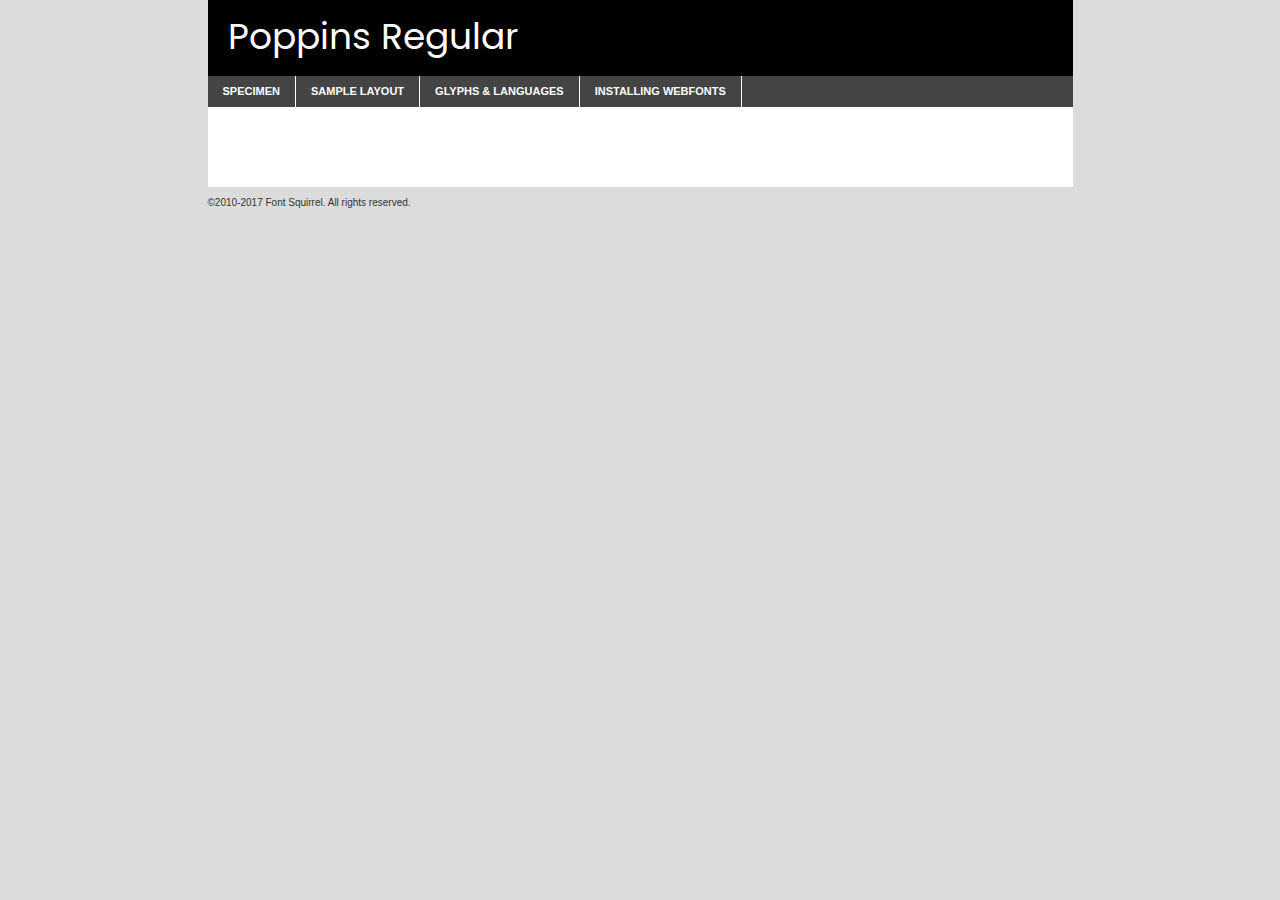
<file: assets/fonts/poppins-regular-demo.html>
<!DOCTYPE html PUBLIC "-//W3C//DTD XHTML 1.0 Transitional//EN"
        "http://www.w3.org/TR/xhtml1/DTD/xhtml1-transitional.dtd">

<html xmlns="http://www.w3.org/1999/xhtml" xml:lang="en" lang="en">
<head>
    <meta http-equiv="Content-Type" content="text/html; charset=utf-8"/>
    <script src="http://ajax.googleapis.com/ajax/libs/jquery/1.7.2/jquery.min.js" type="text/javascript" charset="utf-8"></script>
    <script type="text/javascript">
		(function($) {
			$.fn.easyTabs = function(option) {
				var param = jQuery.extend({ fadeSpeed: 'fast', defaultContent: 1, activeClass: 'active' }, option);
				$(this).each(function() {
					var thisId = '#' + this.id;
					if ( param.defaultContent == '' )
					{
						param.defaultContent = 1;
					}
					if ( typeof param.defaultContent == 'number' )
					{
						var defaultTab = $(thisId + ' .tabs li:eq(' + (param.defaultContent - 1) + ') a').attr('href').substr(1);
					}
					else
					{
						var defaultTab = param.defaultContent;
					}
					$(thisId + ' .tabs li a').each(function() {
						var tabToHide = $(this).attr('href').substr(1);
						$('#' + tabToHide).addClass('easytabs-tab-content');
					});
					hideAll();
					changeContent(defaultTab);

					function hideAll() {$(thisId + ' .easytabs-tab-content').hide();}

					function changeContent(tabId)
					{
						hideAll();
						$(thisId + ' .tabs li').removeClass(param.activeClass);
						$(thisId + ' .tabs li a[href=#' + tabId + ']').closest('li').addClass(param.activeClass);
						if ( param.fadeSpeed != 'none' )
						{
							$(thisId + ' #' + tabId).fadeIn(param.fadeSpeed);
						}
						else
						{
							$(thisId + ' #' + tabId).show();
						}
					}

					$(thisId + ' .tabs li').click(function() {
						var tabId = $(this).find('a').attr('href').substr(1);
						changeContent(tabId);
						return false;
					});
				});
			}
		})(jQuery);
    </script>
    <link rel="stylesheet" href="specimen_files/specimen_stylesheet.css" type="text/css" charset="utf-8"/>
    <link rel="stylesheet" href="stylesheet.css" type="text/css" charset="utf-8"/>

    <style type="text/css">
        		body {
			font-family: 'poppinsregular';
        		}

            </style>

    <title>Poppins Regular Specimen</title>


    <script type="text/javascript" charset="utf-8">
		$(document).ready(function() {
			$('#container').easyTabs({ defaultContent: 1 });
		});
    </script>
</head>

<body>
<div id="container">
    <div id="header">
		Poppins Regular    </div>
    <ul class="tabs">
        <li><a href="#specimen">Specimen</a></li>
        <li><a href="#layout">Sample Layout</a></li>
		        <li><a href="#glyphs">Glyphs &amp; Languages</a></li>
        <li><a href="#installing">Installing Webfonts</a></li>

    </ul>

    <div id="main_content">


        <div id="specimen">

            <div class="section">
                <div class="grid12 firstcol">
                    <div class="huge">AaBb</div>
                </div>
            </div>

            <div class="section">
                <div class="glyph_range">A&#x200B;B&#x200b;C&#x200b;D&#x200b;E&#x200b;F&#x200b;G&#x200b;H&#x200b;I&#x200b;J&#x200b;K&#x200b;L&#x200b;M&#x200b;N&#x200b;O&#x200b;P&#x200b;Q&#x200b;R&#x200b;S&#x200b;T&#x200b;U&#x200b;V&#x200b;W&#x200b;X&#x200b;Y&#x200b;Z&#x200b;a&#x200b;b&#x200b;c&#x200b;d&#x200b;e&#x200b;f&#x200b;g&#x200b;h&#x200b;i&#x200b;j&#x200b;k&#x200b;l&#x200b;m&#x200b;n&#x200b;o&#x200b;p&#x200b;q&#x200b;r&#x200b;s&#x200b;t&#x200b;u&#x200b;v&#x200b;w&#x200b;x&#x200b;y&#x200b;z&#x200b;1&#x200b;2&#x200b;3&#x200b;4&#x200b;5&#x200b;6&#x200b;7&#x200b;8&#x200b;9&#x200b;0&#x200b;&amp;&#x200b;.&#x200b;,&#x200b;?&#x200b;!&#x200b;&#64;&#x200b;(&#x200b;)&#x200b;#&#x200b;$&#x200b;%&#x200b;*&#x200b;+&#x200b;-&#x200b;=&#x200b;:&#x200b;;</div>
            </div>
            <div class="section">
                <div class="grid12 firstcol">
                    <table class="sample_table">
                        <tr>
                            <td>10</td>
                            <td class="size10">abcdefghijklmnopqrstuvwxyzABCDEFGHIJKLMNOPQRSTUVWXYZ0123456789abcdefghijklmnopqrstuvwxyzABCDEFGHIJKLMNOPQRSTUVWXYZ0123456789abcdefghijklmnopqrstuvwxyzABCDEFGHIJKLMNOPQRSTUVWXYZ</td>
                        </tr>
                        <tr>
                            <td>11</td>
                            <td class="size11">abcdefghijklmnopqrstuvwxyzABCDEFGHIJKLMNOPQRSTUVWXYZ0123456789abcdefghijklmnopqrstuvwxyzABCDEFGHIJKLMNOPQRSTUVWXYZ0123456789abcdefghijklmnopqrstuvwxyzABCDEFGHIJKLMNOPQRSTUVWXYZ</td>
                        </tr>
                        <tr>
                            <td>12</td>
                            <td class="size12">abcdefghijklmnopqrstuvwxyzABCDEFGHIJKLMNOPQRSTUVWXYZ0123456789abcdefghijklmnopqrstuvwxyzABCDEFGHIJKLMNOPQRSTUVWXYZ0123456789abcdefghijklmnopqrstuvwxyzABCDEFGHIJKLMNOPQRSTUVWXYZ</td>
                        </tr>
                        <tr>
                            <td>13</td>
                            <td class="size13">abcdefghijklmnopqrstuvwxyzABCDEFGHIJKLMNOPQRSTUVWXYZ0123456789abcdefghijklmnopqrstuvwxyzABCDEFGHIJKLMNOPQRSTUVWXYZ0123456789abcdefghijklmnopqrstuvwxyzABCDEFGHIJKLMNOPQRSTUVWXYZ</td>
                        </tr>
                        <tr>
                            <td>14</td>
                            <td class="size14">abcdefghijklmnopqrstuvwxyzABCDEFGHIJKLMNOPQRSTUVWXYZ0123456789abcdefghijklmnopqrstuvwxyzABCDEFGHIJKLMNOPQRSTUVWXYZ0123456789abcdefghijklmnopqrstuvwxyzABCDEFGHIJKLMNOPQRSTUVWXYZ</td>
                        </tr>
                        <tr>
                            <td>16</td>
                            <td class="size16">abcdefghijklmnopqrstuvwxyzABCDEFGHIJKLMNOPQRSTUVWXYZ0123456789abcdefghijklmnopqrstuvwxyzABCDEFGHIJKLMNOPQRSTUVWXYZ</td>
                        </tr>
                        <tr>
                            <td>18</td>
                            <td class="size18">abcdefghijklmnopqrstuvwxyzABCDEFGHIJKLMNOPQRSTUVWXYZ0123456789abcdefghijklmnopqrstuvwxyzABCDEFGHIJKLMNOPQRSTUVWXYZ</td>
                        </tr>
                        <tr>
                            <td>20</td>
                            <td class="size20">abcdefghijklmnopqrstuvwxyzABCDEFGHIJKLMNOPQRSTUVWXYZ0123456789abcdefghijklmnopqrstuvwxyzABCDEFGHIJKLMNOPQRSTUVWXYZ</td>
                        </tr>
                        <tr>
                            <td>24</td>
                            <td class="size24">abcdefghijklmnopqrstuvwxyzABCDEFGHIJKLMNOPQRSTUVWXYZ0123456789abcdefghijklmnopqrstuvwxyzABCDEFGHIJKLMNOPQRSTUVWXYZ</td>
                        </tr>
                        <tr>
                            <td>30</td>
                            <td class="size30">abcdefghijklmnopqrstuvwxyzABCDEFGHIJKLMNOPQRSTUVWXYZ0123456789abcdefghijklmnopqrstuvwxyzABCDEFGHIJKLMNOPQRSTUVWXYZ</td>
                        </tr>
                        <tr>
                            <td>36</td>
                            <td class="size36">abcdefghijklmnopqrstuvwxyzABCDEFGHIJKLMNOPQRSTUVWXYZ0123456789abcdefghijklmnopqrstuvwxyzABCDEFGHIJKLMNOPQRSTUVWXYZ</td>
                        </tr>
                        <tr>
                            <td>48</td>
                            <td class="size48">abcdefghijklmnopqrstuvwxyzABCDEFGHIJKLMNOPQRSTUVWXYZ0123456789abcdefghijklmnopqrstuvwxyzABCDEFGHIJKLMNOPQRSTUVWXYZ</td>
                        </tr>
                        <tr>
                            <td>60</td>
                            <td class="size60">abcdefghijklmnopqrstuvwxyzABCDEFGHIJKLMNOPQRSTUVWXYZ0123456789abcdefghijklmnopqrstuvwxyzABCDEFGHIJKLMNOPQRSTUVWXYZ</td>
                        </tr>
                        <tr>
                            <td>72</td>
                            <td class="size72">abcdefghijklmnopqrstuvwxyzABCDEFGHIJKLMNOPQRSTUVWXYZ0123456789abcdefghijklmnopqrstuvwxyzABCDEFGHIJKLMNOPQRSTUVWXYZ</td>
                        </tr>
                        <tr>
                            <td>90</td>
                            <td class="size90">abcdefghijklmnopqrstuvwxyzABCDEFGHIJKLMNOPQRSTUVWXYZ0123456789abcdefghijklmnopqrstuvwxyzABCDEFGHIJKLMNOPQRSTUVWXYZ</td>
                        </tr>
                    </table>

                </div>

            </div>


            <div class="section" id="bodycomparison">


                <div id="xheight">
                    <div class="fontbody">&#x25FC;&#x25FC;&#x25FC;&#x25FC;&#x25FC;&#x25FC;&#x25FC;&#x25FC;&#x25FC;&#x25FC;&#x25FC;&#x25FC;&#x25FC;&#x25FC;&#x25FC;&#x25FC;&#x25FC;&#x25FC;&#x25FC;&#x25FC;&#x25FC;&#x25FC;&#x25FC;&#x25FC;&#x25FC;&#x25FC;&#x25FC;&#x25FC;&#x25FC;&#x25FC;&#x25FC;&#x25FC;&#x25FC;&#x25FC;&#x25FC;&#x25FC;&#x25FC;&#x25FC;&#x25FC;&#x25FC;&#x25FC;&#x25FC;&#x25FC;&#x25FC;&#x25FC;&#x25FC;&#x25FC;&#x25FC;&#x25FC;&#x25FC;&#x25FC;&#x25FC;&#x25FC;&#x25FC;&#x25FC;&#x25FC;&#x25FC;&#x25FC;&#x25FC;&#x25FC;&#x25FC;&#x25FC;&#x25FC;&#x25FC;&#x25FC;&#x25FC;&#x25FC;&#x25FC;&#x25FC;&#x25FC;&#x25FC;&#x25FC;&#x25FC;&#x25FC;&#x25FC;&#x25FC;&#x25FC;&#x25FC;&#x25FC;&#x25FC;&#x25FC;&#x25FC;&#x25FC;&#x25FC;&#x25FC;&#x25FC;&#x25FC;&#x25FC;&#x25FC;&#x25FC;&#x25FC;&#x25FC;&#x25FC;&#x25FC;&#x25FC;&#x25FC;&#x25FC;&#x25FC;&#x25FC;body</div>
                    <div class="arialbody">body</div>
                    <div class="verdanabody">body</div>
                    <div class="georgiabody">body</div>
                </div>
                <div class="fontbody" style="z-index:1">
                    body<span>Poppins Regular</span>
                </div>
                <div class="arialbody" style="z-index:1">
                    body<span>Arial</span>
                </div>
                <div class="verdanabody" style="z-index:1">
                    body<span>Verdana</span>
                </div>
                <div class="georgiabody" style="z-index:1">
                    body<span>Georgia</span>
                </div>


            </div>


            <div class="section psample psample_row1" id="">

                <div class="grid2 firstcol">
                    <p class="size10"><span>10.</span>Aenean lacinia bibendum nulla sed consectetur. Fusce dapibus, tellus ac cursus commodo, tortor mauris condimentum nibh, ut fermentum massa justo sit amet risus. Nullam id dolor id nibh ultricies vehicula ut id elit. Cum sociis natoque penatibus et magnis dis parturient montes, nascetur ridiculus mus. Nulla vitae elit libero, a pharetra augue.</p>

                </div>
                <div class="grid3">
                    <p class="size11"><span>11.</span>Aenean lacinia bibendum nulla sed consectetur. Fusce dapibus, tellus ac cursus commodo, tortor mauris condimentum nibh, ut fermentum massa justo sit amet risus. Nullam id dolor id nibh ultricies vehicula ut id elit. Cum sociis natoque penatibus et magnis dis parturient montes, nascetur ridiculus mus. Nulla vitae elit libero, a pharetra augue.</p>

                </div>
                <div class="grid3">
                    <p class="size12"><span>12.</span>Aenean lacinia bibendum nulla sed consectetur. Fusce dapibus, tellus ac cursus commodo, tortor mauris condimentum nibh, ut fermentum massa justo sit amet risus. Nullam id dolor id nibh ultricies vehicula ut id elit. Cum sociis natoque penatibus et magnis dis parturient montes, nascetur ridiculus mus. Nulla vitae elit libero, a pharetra augue.</p>

                </div>
                <div class="grid4">
                    <p class="size13"><span>13.</span>Aenean lacinia bibendum nulla sed consectetur. Fusce dapibus, tellus ac cursus commodo, tortor mauris condimentum nibh, ut fermentum massa justo sit amet risus. Nullam id dolor id nibh ultricies vehicula ut id elit. Cum sociis natoque penatibus et magnis dis parturient montes, nascetur ridiculus mus. Nulla vitae elit libero, a pharetra augue.</p>

                </div>
                <div class="white_blend"></div>

            </div>
            <div class="section psample psample_row2" id="">
                <div class="grid3 firstcol">
                    <p class="size14"><span>14.</span>Aenean lacinia bibendum nulla sed consectetur. Fusce dapibus, tellus ac cursus commodo, tortor mauris condimentum nibh, ut fermentum massa justo sit amet risus. Nullam id dolor id nibh ultricies vehicula ut id elit. Cum sociis natoque penatibus et magnis dis parturient montes, nascetur ridiculus mus. Nulla vitae elit libero, a pharetra augue.</p>

                </div>
                <div class="grid4">
                    <p class="size16"><span>16.</span>Aenean lacinia bibendum nulla sed consectetur. Fusce dapibus, tellus ac cursus commodo, tortor mauris condimentum nibh, ut fermentum massa justo sit amet risus. Nullam id dolor id nibh ultricies vehicula ut id elit. Cum sociis natoque penatibus et magnis dis parturient montes, nascetur ridiculus mus. Nulla vitae elit libero, a pharetra augue.</p>

                </div>
                <div class="grid5">
                    <p class="size18"><span>18.</span>Aenean lacinia bibendum nulla sed consectetur. Fusce dapibus, tellus ac cursus commodo, tortor mauris condimentum nibh, ut fermentum massa justo sit amet risus. Nullam id dolor id nibh ultricies vehicula ut id elit. Cum sociis natoque penatibus et magnis dis parturient montes, nascetur ridiculus mus. Nulla vitae elit libero, a pharetra augue.</p>

                </div>

                <div class="white_blend"></div>

            </div>

            <div class="section psample psample_row3" id="">
                <div class="grid5 firstcol">
                    <p class="size20"><span>20.</span>Aenean lacinia bibendum nulla sed consectetur. Fusce dapibus, tellus ac cursus commodo, tortor mauris condimentum nibh, ut fermentum massa justo sit amet risus. Nullam id dolor id nibh ultricies vehicula ut id elit. Cum sociis natoque penatibus et magnis dis parturient montes, nascetur ridiculus mus. Nulla vitae elit libero, a pharetra augue.</p>
                </div>
                <div class="grid7">
                    <p class="size24"><span>24.</span>Aenean lacinia bibendum nulla sed consectetur. Fusce dapibus, tellus ac cursus commodo, tortor mauris condimentum nibh, ut fermentum massa justo sit amet risus. Nullam id dolor id nibh ultricies vehicula ut id elit. Cum sociis natoque penatibus et magnis dis parturient montes, nascetur ridiculus mus. Nulla vitae elit libero, a pharetra augue.</p>
                </div>

                <div class="white_blend"></div>

            </div>

            <div class="section psample psample_row4" id="">
                <div class="grid12 firstcol">
                    <p class="size30"><span>30.</span>Aenean lacinia bibendum nulla sed consectetur. Fusce dapibus, tellus ac cursus commodo, tortor mauris condimentum nibh, ut fermentum massa justo sit amet risus. Nullam id dolor id nibh ultricies vehicula ut id elit. Cum sociis natoque penatibus et magnis dis parturient montes, nascetur ridiculus mus. Nulla vitae elit libero, a pharetra augue.</p>
                </div>
                <div class="white_blend"></div>

            </div>


            <div class="section psample psample_row1 fullreverse">
                <div class="grid2 firstcol">
                    <p class="size10"><span>10.</span>Aenean lacinia bibendum nulla sed consectetur. Fusce dapibus, tellus ac cursus commodo, tortor mauris condimentum nibh, ut fermentum massa justo sit amet risus. Nullam id dolor id nibh ultricies vehicula ut id elit. Cum sociis natoque penatibus et magnis dis parturient montes, nascetur ridiculus mus. Nulla vitae elit libero, a pharetra augue.</p>

                </div>
                <div class="grid3">
                    <p class="size11"><span>11.</span>Aenean lacinia bibendum nulla sed consectetur. Fusce dapibus, tellus ac cursus commodo, tortor mauris condimentum nibh, ut fermentum massa justo sit amet risus. Nullam id dolor id nibh ultricies vehicula ut id elit. Cum sociis natoque penatibus et magnis dis parturient montes, nascetur ridiculus mus. Nulla vitae elit libero, a pharetra augue.</p>

                </div>
                <div class="grid3">
                    <p class="size12"><span>12.</span>Aenean lacinia bibendum nulla sed consectetur. Fusce dapibus, tellus ac cursus commodo, tortor mauris condimentum nibh, ut fermentum massa justo sit amet risus. Nullam id dolor id nibh ultricies vehicula ut id elit. Cum sociis natoque penatibus et magnis dis parturient montes, nascetur ridiculus mus. Nulla vitae elit libero, a pharetra augue.</p>

                </div>
                <div class="grid4">
                    <p class="size13"><span>13.</span>Aenean lacinia bibendum nulla sed consectetur. Fusce dapibus, tellus ac cursus commodo, tortor mauris condimentum nibh, ut fermentum massa justo sit amet risus. Nullam id dolor id nibh ultricies vehicula ut id elit. Cum sociis natoque penatibus et magnis dis parturient montes, nascetur ridiculus mus. Nulla vitae elit libero, a pharetra augue.</p>

                </div>
                <div class="black_blend"></div>

            </div>

            <div class="section psample psample_row2 fullreverse">
                <div class="grid3 firstcol">
                    <p class="size14"><span>14.</span>Aenean lacinia bibendum nulla sed consectetur. Fusce dapibus, tellus ac cursus commodo, tortor mauris condimentum nibh, ut fermentum massa justo sit amet risus. Nullam id dolor id nibh ultricies vehicula ut id elit. Cum sociis natoque penatibus et magnis dis parturient montes, nascetur ridiculus mus. Nulla vitae elit libero, a pharetra augue.</p>

                </div>
                <div class="grid4">
                    <p class="size16"><span>16.</span>Aenean lacinia bibendum nulla sed consectetur. Fusce dapibus, tellus ac cursus commodo, tortor mauris condimentum nibh, ut fermentum massa justo sit amet risus. Nullam id dolor id nibh ultricies vehicula ut id elit. Cum sociis natoque penatibus et magnis dis parturient montes, nascetur ridiculus mus. Nulla vitae elit libero, a pharetra augue.</p>

                </div>
                <div class="grid5">
                    <p class="size18"><span>18.</span>Aenean lacinia bibendum nulla sed consectetur. Fusce dapibus, tellus ac cursus commodo, tortor mauris condimentum nibh, ut fermentum massa justo sit amet risus. Nullam id dolor id nibh ultricies vehicula ut id elit. Cum sociis natoque penatibus et magnis dis parturient montes, nascetur ridiculus mus. Nulla vitae elit libero, a pharetra augue.</p>

                </div>
                <div class="black_blend"></div>

            </div>

            <div class="section psample fullreverse psample_row3" id="">
                <div class="grid5 firstcol">
                    <p class="size20"><span>20.</span>Aenean lacinia bibendum nulla sed consectetur. Fusce dapibus, tellus ac cursus commodo, tortor mauris condimentum nibh, ut fermentum massa justo sit amet risus. Nullam id dolor id nibh ultricies vehicula ut id elit. Cum sociis natoque penatibus et magnis dis parturient montes, nascetur ridiculus mus. Nulla vitae elit libero, a pharetra augue.</p>
                </div>
                <div class="grid7">
                    <p class="size24"><span>24.</span>Aenean lacinia bibendum nulla sed consectetur. Fusce dapibus, tellus ac cursus commodo, tortor mauris condimentum nibh, ut fermentum massa justo sit amet risus. Nullam id dolor id nibh ultricies vehicula ut id elit. Cum sociis natoque penatibus et magnis dis parturient montes, nascetur ridiculus mus. Nulla vitae elit libero, a pharetra augue.</p>
                </div>

                <div class="black_blend"></div>

            </div>

            <div class="section psample fullreverse psample_row4" id="" style="border-bottom: 20px #000 solid;">
                <div class="grid12 firstcol">
                    <p class="size30"><span>30.</span>Aenean lacinia bibendum nulla sed consectetur. Fusce dapibus, tellus ac cursus commodo, tortor mauris condimentum nibh, ut fermentum massa justo sit amet risus. Nullam id dolor id nibh ultricies vehicula ut id elit. Cum sociis natoque penatibus et magnis dis parturient montes, nascetur ridiculus mus. Nulla vitae elit libero, a pharetra augue.</p>
                </div>
                <div class="black_blend"></div>

            </div>


        </div>

        <div id="layout">

            <div class="section">

                <div class="grid12 firstcol">
                    <h1>Lorem Ipsum Dolor</h1>
                    <h2>Etiam porta sem malesuada magna mollis euismod</h2>

                    <p class="byline">By <a href="#link">Aenean Lacinia</a></p>
                </div>
            </div>
            <div class="section">
                <div class="grid8 firstcol">
                    <p class="large">Donec sed odio dui. Morbi leo risus, porta ac consectetur ac, vestibulum at eros. Fusce dapibus, tellus ac cursus commodo, tortor mauris condimentum nibh, ut fermentum massa justo sit amet risus. </p>


                    <h3>Pellentesque ornare sem</h3>

                    <p>Maecenas sed diam eget risus varius blandit sit amet non magna. Maecenas faucibus mollis interdum. Donec ullamcorper nulla non metus auctor fringilla. Nullam id dolor id nibh ultricies vehicula ut id elit. Nullam id dolor id nibh ultricies vehicula ut id elit. </p>

                    <p>Aenean eu leo quam. Pellentesque ornare sem lacinia quam venenatis vestibulum. Lorem ipsum dolor sit amet, consectetur adipiscing elit. Cum sociis natoque penatibus et magnis dis parturient montes, nascetur ridiculus mus. </p>

                    <p>Nulla vitae elit libero, a pharetra augue. Praesent commodo cursus magna, vel scelerisque nisl consectetur et. Aenean lacinia bibendum nulla sed consectetur. </p>

                    <p>Nullam quis risus eget urna mollis ornare vel eu leo. Nullam quis risus eget urna mollis ornare vel eu leo. Maecenas sed diam eget risus varius blandit sit amet non magna. Donec ullamcorper nulla non metus auctor fringilla. </p>

                    <h3>Cras mattis consectetur</h3>

                    <p>Aenean eu leo quam. Pellentesque ornare sem lacinia quam venenatis vestibulum. Aenean lacinia bibendum nulla sed consectetur. Integer posuere erat a ante venenatis dapibus posuere velit aliquet. Cras mattis consectetur purus sit amet fermentum. </p>

                    <p>Nullam id dolor id nibh ultricies vehicula ut id elit. Nullam quis risus eget urna mollis ornare vel eu leo. Cras mattis consectetur purus sit amet fermentum.</p>
                </div>

                <div class="grid4 sidebar">

                    <div class="box reverse">
                        <p class="last">Nullam quis risus eget urna mollis ornare vel eu leo. Donec ullamcorper nulla non metus auctor fringilla. Cras mattis consectetur purus sit amet fermentum. Sed posuere consectetur est at lobortis. Lorem ipsum dolor sit amet, consectetur adipiscing elit. </p>
                    </div>

                    <p class="caption">Maecenas sed diam eget risus varius.</p>

                    <p>Vestibulum id ligula porta felis euismod semper. Integer posuere erat a ante venenatis dapibus posuere velit aliquet. Vestibulum id ligula porta felis euismod semper. Sed posuere consectetur est at lobortis. Maecenas sed diam eget risus varius blandit sit amet non magna. Fusce dapibus, tellus ac cursus commodo, tortor mauris condimentum nibh, ut fermentum massa justo sit amet risus. </p>


                    <p>Duis mollis, est non commodo luctus, nisi erat porttitor ligula, eget lacinia odio sem nec elit. Aenean lacinia bibendum nulla sed consectetur. Vivamus sagittis lacus vel augue laoreet rutrum faucibus dolor auctor. Aenean lacinia bibendum nulla sed consectetur. Nullam quis risus eget urna mollis ornare vel eu leo. </p>

                    <p>Praesent commodo cursus magna, vel scelerisque nisl consectetur et. Donec ullamcorper nulla non metus auctor fringilla. Maecenas faucibus mollis interdum. Fusce dapibus, tellus ac cursus commodo, tortor mauris condimentum nibh, ut fermentum massa justo sit amet risus. </p>

                </div>
            </div>

        </div>


		

        <div id="glyphs">
            <div class="section">
                <div class="grid12 firstcol">

                    <h1>Language Support</h1>
                    <p>The subset of Poppins Regular in this kit supports the following languages:<br/>

						English, Arrernte, Bislama, Cebuano, Fijian, Gilbertese, Hmong, Ibanag, Iloko_ilokano, Interglossa_glosa, Interlingua, Lojban, Manx, Norfolk_pitcairnese, Oromo, Rotokas, Samoan, Sardinian, Seychelles_creole, Shona, Somali, Southern_ndebele, Swahili, Swati_swazi, Tok_pisin, Warlpiri, Xhosa, Zulu, Latinbasic, Demo                    </p>
                    <h1>Glyph Chart</h1>
                    <p>The subset of Poppins Regular in this kit includes all the glyphs listed below. Unicode entities are included above each glyph to help you insert individual characters into your layout.</p>
                    <div id="glyph_chart">

																																	                                <div><p>&amp;#13;</p>&#13;</div>
																				                                <div><p>&amp;#32;</p>&#32;</div>
																				                                <div><p>&amp;#33;</p>&#33;</div>
																				                                <div><p>&amp;#34;</p>&#34;</div>
																				                                <div><p>&amp;#35;</p>&#35;</div>
																				                                <div><p>&amp;#36;</p>&#36;</div>
																				                                <div><p>&amp;#37;</p>&#37;</div>
																				                                <div><p>&amp;#38;</p>&#38;</div>
																				                                <div><p>&amp;#39;</p>&#39;</div>
																				                                <div><p>&amp;#40;</p>&#40;</div>
																				                                <div><p>&amp;#41;</p>&#41;</div>
																				                                <div><p>&amp;#42;</p>&#42;</div>
																				                                <div><p>&amp;#43;</p>&#43;</div>
																				                                <div><p>&amp;#44;</p>&#44;</div>
																				                                <div><p>&amp;#46;</p>&#46;</div>
																				                                <div><p>&amp;#47;</p>&#47;</div>
																				                                <div><p>&amp;#48;</p>&#48;</div>
																				                                <div><p>&amp;#49;</p>&#49;</div>
																				                                <div><p>&amp;#50;</p>&#50;</div>
																				                                <div><p>&amp;#51;</p>&#51;</div>
																				                                <div><p>&amp;#52;</p>&#52;</div>
																				                                <div><p>&amp;#53;</p>&#53;</div>
																				                                <div><p>&amp;#54;</p>&#54;</div>
																				                                <div><p>&amp;#55;</p>&#55;</div>
																				                                <div><p>&amp;#56;</p>&#56;</div>
																				                                <div><p>&amp;#57;</p>&#57;</div>
																				                                <div><p>&amp;#60;</p>&#60;</div>
																				                                <div><p>&amp;#61;</p>&#61;</div>
																				                                <div><p>&amp;#62;</p>&#62;</div>
																				                                <div><p>&amp;#63;</p>&#63;</div>
																				                                <div><p>&amp;#64;</p>&#64;</div>
																				                                <div><p>&amp;#65;</p>&#65;</div>
																				                                <div><p>&amp;#66;</p>&#66;</div>
																				                                <div><p>&amp;#67;</p>&#67;</div>
																				                                <div><p>&amp;#68;</p>&#68;</div>
																				                                <div><p>&amp;#69;</p>&#69;</div>
																				                                <div><p>&amp;#70;</p>&#70;</div>
																				                                <div><p>&amp;#71;</p>&#71;</div>
																				                                <div><p>&amp;#72;</p>&#72;</div>
																				                                <div><p>&amp;#73;</p>&#73;</div>
																				                                <div><p>&amp;#74;</p>&#74;</div>
																				                                <div><p>&amp;#75;</p>&#75;</div>
																				                                <div><p>&amp;#76;</p>&#76;</div>
																				                                <div><p>&amp;#77;</p>&#77;</div>
																				                                <div><p>&amp;#78;</p>&#78;</div>
																				                                <div><p>&amp;#79;</p>&#79;</div>
																				                                <div><p>&amp;#80;</p>&#80;</div>
																				                                <div><p>&amp;#81;</p>&#81;</div>
																				                                <div><p>&amp;#82;</p>&#82;</div>
																				                                <div><p>&amp;#83;</p>&#83;</div>
																				                                <div><p>&amp;#84;</p>&#84;</div>
																				                                <div><p>&amp;#85;</p>&#85;</div>
																				                                <div><p>&amp;#86;</p>&#86;</div>
																				                                <div><p>&amp;#87;</p>&#87;</div>
																				                                <div><p>&amp;#88;</p>&#88;</div>
																				                                <div><p>&amp;#89;</p>&#89;</div>
																				                                <div><p>&amp;#90;</p>&#90;</div>
																				                                <div><p>&amp;#91;</p>&#91;</div>
																				                                <div><p>&amp;#92;</p>&#92;</div>
																				                                <div><p>&amp;#93;</p>&#93;</div>
																				                                <div><p>&amp;#94;</p>&#94;</div>
																				                                <div><p>&amp;#95;</p>&#95;</div>
																				                                <div><p>&amp;#96;</p>&#96;</div>
																				                                <div><p>&amp;#97;</p>&#97;</div>
																				                                <div><p>&amp;#98;</p>&#98;</div>
																				                                <div><p>&amp;#99;</p>&#99;</div>
																				                                <div><p>&amp;#100;</p>&#100;</div>
																				                                <div><p>&amp;#101;</p>&#101;</div>
																				                                <div><p>&amp;#102;</p>&#102;</div>
																				                                <div><p>&amp;#103;</p>&#103;</div>
																				                                <div><p>&amp;#104;</p>&#104;</div>
																				                                <div><p>&amp;#105;</p>&#105;</div>
																				                                <div><p>&amp;#106;</p>&#106;</div>
																				                                <div><p>&amp;#107;</p>&#107;</div>
																				                                <div><p>&amp;#108;</p>&#108;</div>
																				                                <div><p>&amp;#109;</p>&#109;</div>
																				                                <div><p>&amp;#110;</p>&#110;</div>
																				                                <div><p>&amp;#111;</p>&#111;</div>
																				                                <div><p>&amp;#112;</p>&#112;</div>
																				                                <div><p>&amp;#113;</p>&#113;</div>
																				                                <div><p>&amp;#114;</p>&#114;</div>
																				                                <div><p>&amp;#115;</p>&#115;</div>
																				                                <div><p>&amp;#116;</p>&#116;</div>
																				                                <div><p>&amp;#117;</p>&#117;</div>
																				                                <div><p>&amp;#118;</p>&#118;</div>
																				                                <div><p>&amp;#119;</p>&#119;</div>
																				                                <div><p>&amp;#120;</p>&#120;</div>
																				                                <div><p>&amp;#121;</p>&#121;</div>
																				                                <div><p>&amp;#122;</p>&#122;</div>
																				                                <div><p>&amp;#123;</p>&#123;</div>
																				                                <div><p>&amp;#124;</p>&#124;</div>
																				                                <div><p>&amp;#125;</p>&#125;</div>
																				                                <div><p>&amp;#126;</p>&#126;</div>
																				                                <div><p>&amp;#160;</p>&#160;</div>
																				                                <div><p>&amp;#161;</p>&#161;</div>
																				                                <div><p>&amp;#162;</p>&#162;</div>
																				                                <div><p>&amp;#163;</p>&#163;</div>
																				                                <div><p>&amp;#164;</p>&#164;</div>
																				                                <div><p>&amp;#165;</p>&#165;</div>
																				                                <div><p>&amp;#166;</p>&#166;</div>
																				                                <div><p>&amp;#167;</p>&#167;</div>
																				                                <div><p>&amp;#168;</p>&#168;</div>
																				                                <div><p>&amp;#169;</p>&#169;</div>
																				                                <div><p>&amp;#170;</p>&#170;</div>
																				                                <div><p>&amp;#171;</p>&#171;</div>
																				                                <div><p>&amp;#172;</p>&#172;</div>
																				                                <div><p>&amp;#174;</p>&#174;</div>
																				                                <div><p>&amp;#175;</p>&#175;</div>
																				                                <div><p>&amp;#176;</p>&#176;</div>
																				                                <div><p>&amp;#177;</p>&#177;</div>
																				                                <div><p>&amp;#178;</p>&#178;</div>
																				                                <div><p>&amp;#179;</p>&#179;</div>
																				                                <div><p>&amp;#180;</p>&#180;</div>
																				                                <div><p>&amp;#181;</p>&#181;</div>
																				                                <div><p>&amp;#182;</p>&#182;</div>
																				                                <div><p>&amp;#184;</p>&#184;</div>
																				                                <div><p>&amp;#185;</p>&#185;</div>
																				                                <div><p>&amp;#186;</p>&#186;</div>
																				                                <div><p>&amp;#187;</p>&#187;</div>
																				                                <div><p>&amp;#188;</p>&#188;</div>
																				                                <div><p>&amp;#189;</p>&#189;</div>
																				                                <div><p>&amp;#190;</p>&#190;</div>
																				                                <div><p>&amp;#191;</p>&#191;</div>
																				                                <div><p>&amp;#198;</p>&#198;</div>
																				                                <div><p>&amp;#199;</p>&#199;</div>
																				                                <div><p>&amp;#208;</p>&#208;</div>
																				                                <div><p>&amp;#215;</p>&#215;</div>
																				                                <div><p>&amp;#216;</p>&#216;</div>
																				                                <div><p>&amp;#222;</p>&#222;</div>
																				                                <div><p>&amp;#223;</p>&#223;</div>
																				                                <div><p>&amp;#230;</p>&#230;</div>
																				                                <div><p>&amp;#231;</p>&#231;</div>
																				                                <div><p>&amp;#240;</p>&#240;</div>
																				                                <div><p>&amp;#247;</p>&#247;</div>
																				                                <div><p>&amp;#248;</p>&#248;</div>
																				                                <div><p>&amp;#254;</p>&#254;</div>
																				                                <div><p>&amp;#305;</p>&#305;</div>
																				                                <div><p>&amp;#338;</p>&#338;</div>
																				                                <div><p>&amp;#339;</p>&#339;</div>
																				                                <div><p>&amp;#710;</p>&#710;</div>
																				                                <div><p>&amp;#730;</p>&#730;</div>
																				                                <div><p>&amp;#732;</p>&#732;</div>
																				                                <div><p>&amp;#8192;</p>&#8192;</div>
																				                                <div><p>&amp;#8193;</p>&#8193;</div>
																				                                <div><p>&amp;#8194;</p>&#8194;</div>
																				                                <div><p>&amp;#8195;</p>&#8195;</div>
																				                                <div><p>&amp;#8196;</p>&#8196;</div>
																				                                <div><p>&amp;#8197;</p>&#8197;</div>
																				                                <div><p>&amp;#8198;</p>&#8198;</div>
																				                                <div><p>&amp;#8199;</p>&#8199;</div>
																				                                <div><p>&amp;#8200;</p>&#8200;</div>
																				                                <div><p>&amp;#8201;</p>&#8201;</div>
																				                                <div><p>&amp;#8202;</p>&#8202;</div>
																				                                <div><p>&amp;#8211;</p>&#8211;</div>
																				                                <div><p>&amp;#8212;</p>&#8212;</div>
																				                                <div><p>&amp;#8216;</p>&#8216;</div>
																				                                <div><p>&amp;#8217;</p>&#8217;</div>
																				                                <div><p>&amp;#8218;</p>&#8218;</div>
																				                                <div><p>&amp;#8220;</p>&#8220;</div>
																				                                <div><p>&amp;#8221;</p>&#8221;</div>
																				                                <div><p>&amp;#8222;</p>&#8222;</div>
																				                                <div><p>&amp;#8226;</p>&#8226;</div>
																				                                <div><p>&amp;#8239;</p>&#8239;</div>
																				                                <div><p>&amp;#8249;</p>&#8249;</div>
																				                                <div><p>&amp;#8250;</p>&#8250;</div>
																				                                <div><p>&amp;#8287;</p>&#8287;</div>
																				                                <div><p>&amp;#8364;</p>&#8364;</div>
																				                                <div><p>&amp;#8482;</p>&#8482;</div>
																				                                <div><p>&amp;#8722;</p>&#8722;</div>
																				                                <div><p>&amp;#9724;</p>&#9724;</div>
																				                                <div><p>&amp;#64257;</p>&#64257;</div>
																																																										                    </div>
                </div>


            </div>
        </div>


        <div id="specs">

        </div>

        <div id="installing">
            <div class="section">
                <div class="grid7 firstcol">
                    <h1>Installing Webfonts</h1>

                    <p>Webfonts are supported by all major browser platforms but not all in the same way. There are currently four different font formats that must be included in order to target all browsers. This includes TTF, WOFF, EOT and SVG.</p>

                    <h2>1. Upload your webfonts</h2>
                    <p>You must upload your webfont kit to your website. They should be in or near the same directory as your CSS files.</p>

                    <h2>2. Include the webfont stylesheet</h2>
                    <p>A special CSS @font-face declaration helps the various browsers select the appropriate font it needs without causing you a bunch of headaches. Learn more about this syntax by reading the <a href="https://www.fontspring.com/blog/further-hardening-of-the-bulletproof-syntax">Fontspring blog post</a> about it. The code for it is as follows:</p>


                    <code>
                        @font-face{
                        font-family: 'MyWebFont';
                        src: url('WebFont.eot');
                        src: url('WebFont.eot?#iefix') format('embedded-opentype'),
                        url('WebFont.woff') format('woff'),
                        url('WebFont.ttf') format('truetype'),
                        url('WebFont.svg#webfont') format('svg');
                        }
                    </code>

                    <p>We've already gone ahead and generated the code for you. All you have to do is link to the stylesheet in your HTML, like this:</p>
                    <code>&lt;link rel=&quot;stylesheet&quot; href=&quot;stylesheet.css&quot; type=&quot;text/css&quot; charset=&quot;utf-8&quot; /&gt;</code>

                    <h2>3. Modify your own stylesheet</h2>
                    <p>To take advantage of your new fonts, you must tell your stylesheet to use them. Look at the original @font-face declaration above and find the property called "font-family." The name linked there will be what you use to reference the font. Prepend that webfont name to the font stack in the "font-family" property, inside the selector you want to change. For example:</p>
                    <code>p { font-family: 'WebFont', Arial, sans-serif; }</code>

                    <h2>4. Test</h2>
                    <p>Getting webfonts to work cross-browser <em>can</em> be tricky. Use the information in the sidebar to help you if you find that fonts aren't loading in a particular browser.</p>
                </div>

                <div class="grid5 sidebar">
                    <div class="box">
                        <h2>Troubleshooting<br/>Font-Face Problems</h2>
                        <p>Having trouble getting your webfonts to load in your new website? Here are some tips to sort out what might be the problem.</p>

                        <h3>Fonts not showing in any browser</h3>

                        <p>This sounds like you need to work on the plumbing. You either did not upload the fonts to the correct directory, or you did not link the fonts properly in the CSS. If you've confirmed that all this is correct and you still have a problem, take a look at your .htaccess file and see if requests are getting intercepted.</p>

                        <h3>Fonts not loading in iPhone or iPad</h3>

                        <p>The most common problem here is that you are serving the fonts from an IIS server. IIS refuses to serve files that have unknown MIME types. If that is the case, you must set the MIME type for SVG to "image/svg+xml" in the server settings. Follow these instructions from Microsoft if you need help.</p>

                        <h3>Fonts not loading in Firefox</h3>

                        <p>The primary reason for this failure? You are still using a version Firefox older than 3.5. So upgrade already! If that isn't it, then you are very likely serving fonts from a different domain. Firefox requires that all font assets be served from the same domain. Lastly it is possible that you need to add WOFF to your list of MIME types (if you are serving via IIS.)</p>

                        <h3>Fonts not loading in IE</h3>

                        <p>Are you looking at Internet Explorer on an actual Windows machine or are you cheating by using a service like Adobe BrowserLab? Many of these screenshot services do not render @font-face for IE. Best to test it on a real machine.</p>

                        <h3>Fonts not loading in IE9</h3>

                        <p>IE9, like Firefox, requires that fonts be served from the same domain as the website. Make sure that is the case.</p>
                    </div>
                </div>
            </div>

        </div>

    </div>
    <div id="footer">
        <p>&copy;2010-2017 Font Squirrel. All rights reserved.</p>
    </div>
</div>
</body>
</html>
</file>
<file: css/style.css>
@font-face {
  font-family: "poppinsbold";
  src: url("../assets/fonts/poppins-bold-webfont.eot");
  src: url("../assets/fonts/poppins-bold-webfont.eot?#iefix")
      format("embedded-opentype"),
    url("../assets/fonts/poppins-bold-webfont.woff2") format("woff2"),
    url("../assets/fonts/poppins-bold-webfont.woff") format("woff"),
    url("../assets/fonts/poppins-bold-webfont.ttf") format("truetype"),
    url("../assets/fonts/poppins-bold-webfont.svg#poppinsbold") format("svg");
  font-weight: normal;
  font-style: normal;
}

@font-face {
  font-family: "poppinsbold_italic";
  src: url("../assets/fonts/poppins-bolditalic-webfont.eot");
  src: url("../assets/fonts/poppins-bolditalic-webfont.eot?#iefix")
      format("embedded-opentype"),
    url("../assets/fonts/poppins-bolditalic-webfont.woff2") format("woff2"),
    url("../assets/fonts/poppins-bolditalic-webfont.woff") format("woff"),
    url("../assets/fonts/poppins-bolditalic-webfont.ttf") format("truetype"),
    url("../assets/fonts/poppins-bolditalic-webfont.svg#poppinsbold_italic")
      format("svg");
  font-weight: normal;
  font-style: normal;
}

@font-face {
  font-family: "poppinsextrabold";
  src: url("../assets/fonts/poppins-extrabold-webfont.eot");
  src: url("../assets/fonts/poppins-extrabold-webfont.eot?#iefix")
      format("embedded-opentype"),
    url("../assets/fonts/poppins-extrabold-webfont.woff2") format("woff2"),
    url("../assets/fonts/poppins-extrabold-webfont.woff") format("woff"),
    url("../assets/fonts/poppins-extrabold-webfont.ttf") format("truetype"),
    url("../assets/fonts/poppins-extrabold-webfont.svg#poppinsextrabold")
      format("svg");
  font-weight: normal;
  font-style: normal;
}

@font-face {
  font-family: "poppinsextrabold_italic";
  src: url("../assets/fonts/poppins-extrabolditalic-webfont.eot");
  src: url("../assets/fonts/poppins-extrabolditalic-webfont.eot?#iefix")
      format("embedded-opentype"),
    url("../assets/fonts/poppins-extrabolditalic-webfont.woff2") format("woff2"),
    url("../assets/fonts/poppins-extrabolditalic-webfont.woff") format("woff"),
    url("../assets/fonts/poppins-extrabolditalic-webfont.ttf")
      format("truetype"),
    url("../assets/fonts/poppins-extrabolditalic-webfont.svg#poppinsextrabold_italic")
      format("svg");
  font-weight: normal;
  font-style: normal;
}

@font-face {
  font-family: "poppinsitalic";
  src: url("../assets/fonts/poppins-italic-webfont.eot");
  src: url("../assets/fonts/poppins-italic-webfont.eot?#iefix")
      format("embedded-opentype"),
    url("../assets/fonts/poppins-italic-webfont.woff2") format("woff2"),
    url("../assets/fonts/poppins-italic-webfont.woff") format("woff"),
    url("../assets/fonts/poppins-italic-webfont.ttf") format("truetype"),
    url("../assets/fonts/poppins-italic-webfont.svg#poppinsitalic")
      format("svg");
  font-weight: normal;
  font-style: normal;
}

@font-face {
  font-family: "poppinsregular";
  src: url("../assets/fonts/poppins-regular-webfont.eot");
  src: url("../assets/fonts/poppins-regular-webfont.eot?#iefix")
      format("embedded-opentype"),
    url("../assets/fonts/poppins-regular-webfont.woff2") format("woff2"),
    url("../assets/fonts/poppins-regular-webfont.woff") format("woff"),
    url("../assets/fonts/poppins-regular-webfont.ttf") format("truetype"),
    url("../assets/fonts/poppins-regular-webfont.svg#poppinsregular")
      format("svg");
  font-weight: normal;
  font-style: normal;
}

body {
  font-family: "poppinsregular", "Franklin Gothic Medium", "Arial Narrow", Arial;
  font-size: 32px;
  margin: 0 auto;
  max-width: 1440px;
  box-sizing: border-box;
  width: 100%;
  height: 100vh;
  background-color: hsl(0, 0%, 94%);
  display: flex;
  justify-content: center;
  align-items: center;
}

main {
  width: 720px;
  height: 490px;
  border-radius: 5% 5% 30% 5%;
  background-color: hsl(0, 0%, 100%);
  padding: 50px;
}

section:nth-child(1) {
  display: flex;
  justify-content: flex-start;
  align-items: center;
  width: 85%;
}

input {
  border: 1px solid hsl(0, 0%, 86%);
  border-radius: 10px;
  height: 85px;
  font-size: 1.2em;
  padding: 0px 0px 0px 30px;
  width: 150px;
  font-weight: 900;
  font-family: "poppinsbold", "Franklin Gothic Medium", "Arial Narrow", Arial;
}

input:focus,
input:active {
  border: 1px solid hsl(259, 100%, 65%);
  outline: none;
}

section:nth-child(1) > div {
  width: 100%;
}

label {
  display: block;
  font-size: 0.5em;
  text-transform: uppercase;
  letter-spacing: 5px;
  margin: 15px 0 15px 0;
  font-weight: 900;
  font-family: "poppinsbold", "Franklin Gothic Medium", "Arial Narrow", Arial;
  color: hsl(0, 1%, 44%);
}

section + div:nth-child(2) > span {
  border: 1px solid hsl(0, 0%, 94%);
  width: 100%;
  height: 0px;
  display: block;
}

div:nth-child(2) > svg {
  background-color: hsl(259, 100%, 65%);
  width: 50px;
  height: 50px;
  border-radius: 50%;
  padding: 30px;
}

section + div:nth-child(2) {
  display: flex;
  justify-content: center;
  align-items: center;
  margin: -15px 0 0 0;
}

div:nth-child(2) > svg:hover,
div:nth-child(2) > svg:active {
  background-color: hsl(0, 0%, 0%);
}

section:nth-child(3) > div > h2 {
  font-size: 2.5em;
  font-family: "poppinsextrabold_italic", "Franklin Gothic Medium",
    "Arial Narrow", Arial;
  display: inline-block;
  margin: 0;
}

section:nth-child(3) > div span {
  font-size: 2.5em;
  font-family: "poppinsextrabold", "Franklin Gothic Medium", "Arial Narrow",
    Arial;
  display: inline-block;
  color: hsl(259, 100%, 65%);
}

section:nth-child(3) > div {
  width: 100%;
}

section:nth-child(3) {
  margin: 10px 0;
}

#error-day,
#error-month,
#error-year {
  color: hsl(0, 100%, 67%);
  font-size: 0.5em;
}

@media all and (max-width: 375px) {
  main {
    width: 85%;
    padding: 20px;
    height: 555px;
  }
  input {
    width: 70px;
    margin: 0px 10px 0px 0;
  }
  section:nth-child(3) {
    font-size: 0.7em;
    height: 250px;
    font-weight: bolder;
    display: flex;
    justify-content: center;
    align-items: center;
    flex-direction: column;
  }
  section + div:nth-child(2) {
    margin: 85px 0 0 0;
    position: relative;
  }
  div:nth-child(2) > svg {
    position: absolute;
  }
}
</file>
<file: assets/fonts/stylesheet.css>
/*! Generated by Font Squirrel (https://www.fontsquirrel.com) on May 3, 2023 */



@font-face {
    font-family: 'poppinsbold';
    src: url('poppins-bold-webfont.eot');
    src: url('poppins-bold-webfont.eot?#iefix') format('embedded-opentype'),
         url('poppins-bold-webfont.woff2') format('woff2'),
         url('poppins-bold-webfont.woff') format('woff'),
         url('poppins-bold-webfont.ttf') format('truetype'),
         url('poppins-bold-webfont.svg#poppinsbold') format('svg');
    font-weight: normal;
    font-style: normal;

}




@font-face {
    font-family: 'poppinsbold_italic';
    src: url('poppins-bolditalic-webfont.eot');
    src: url('poppins-bolditalic-webfont.eot?#iefix') format('embedded-opentype'),
         url('poppins-bolditalic-webfont.woff2') format('woff2'),
         url('poppins-bolditalic-webfont.woff') format('woff'),
         url('poppins-bolditalic-webfont.ttf') format('truetype'),
         url('poppins-bolditalic-webfont.svg#poppinsbold_italic') format('svg');
    font-weight: normal;
    font-style: normal;

}




@font-face {
    font-family: 'poppinsextrabold';
    src: url('poppins-extrabold-webfont.eot');
    src: url('poppins-extrabold-webfont.eot?#iefix') format('embedded-opentype'),
         url('poppins-extrabold-webfont.woff2') format('woff2'),
         url('poppins-extrabold-webfont.woff') format('woff'),
         url('poppins-extrabold-webfont.ttf') format('truetype'),
         url('poppins-extrabold-webfont.svg#poppinsextrabold') format('svg');
    font-weight: normal;
    font-style: normal;

}




@font-face {
    font-family: 'poppinsextrabold_italic';
    src: url('poppins-extrabolditalic-webfont.eot');
    src: url('poppins-extrabolditalic-webfont.eot?#iefix') format('embedded-opentype'),
         url('poppins-extrabolditalic-webfont.woff2') format('woff2'),
         url('poppins-extrabolditalic-webfont.woff') format('woff'),
         url('poppins-extrabolditalic-webfont.ttf') format('truetype'),
         url('poppins-extrabolditalic-webfont.svg#poppinsextrabold_italic') format('svg');
    font-weight: normal;
    font-style: normal;

}




@font-face {
    font-family: 'poppinsitalic';
    src: url('poppins-italic-webfont.eot');
    src: url('poppins-italic-webfont.eot?#iefix') format('embedded-opentype'),
         url('poppins-italic-webfont.woff2') format('woff2'),
         url('poppins-italic-webfont.woff') format('woff'),
         url('poppins-italic-webfont.ttf') format('truetype'),
         url('poppins-italic-webfont.svg#poppinsitalic') format('svg');
    font-weight: normal;
    font-style: normal;

}




@font-face {
    font-family: 'poppinsregular';
    src: url('poppins-regular-webfont.eot');
    src: url('poppins-regular-webfont.eot?#iefix') format('embedded-opentype'),
         url('poppins-regular-webfont.woff2') format('woff2'),
         url('poppins-regular-webfont.woff') format('woff'),
         url('poppins-regular-webfont.ttf') format('truetype'),
         url('poppins-regular-webfont.svg#poppinsregular') format('svg');
    font-weight: normal;
    font-style: normal;

}
</file>
<file: assets/fonts/specimen_files/specimen_stylesheet.css>
@import url('grid_12-825-55-15.css');

/*  
	CSS Reset by Eric Meyer - Released under Public Domain
    http://meyerweb.com/eric/tools/css/reset/
*/
html, body, div, span, applet, object, iframe,
h1, h2, h3, h4, h5, h6, p, blockquote, pre,
a, abbr, acronym, address, big, cite, code,
del, dfn, em, font, img, ins, kbd, q, s, samp,
small, strike, strong, sub, sup, tt, var,
b, u, i, center, dl, dt, dd, ol, ul, li,
fieldset, form, label, legend, table,
caption, tbody, tfoot, thead, tr, th, td {
	margin:         0;
	padding:        0;
	border:         0;
	outline:        0;
	font-size:      100%;
	vertical-align: baseline;
	background:     transparent;
}

body {
	line-height: 1;
}

ol, ul {
	list-style: none;
}

blockquote, q {
	quotes: none;
}

blockquote:before, blockquote:after,
q:before, q:after {
	content: '';
	content: none;
}

:focus {
	outline: 0;
}

ins {
	text-decoration: none;
}

del {
	text-decoration: line-through;
}

table {
	border-collapse: collapse;
	border-spacing:  0;
}


body {
	color:            #000;
	background-color: #dcdcdc;
}

a {
	text-decoration: none;
	color:           #1883ba;
}

h1 {
	font-size:     32px;
	font-weight:   normal;
	font-style:    normal;
	margin-bottom: 18px;
}

h2 {
	font-size: 18px;
}

#container {
	width:  865px;
	margin: 0px auto;
}


#header {
	padding:          20px;
	font-size:        36px;
	background-color: #000;
	color:            #fff;
}

#header span {
	color: #666;
}

#main_content {
	background-color: #fff;
	padding:          60px 20px 20px;
}


#footer p {
	margin:         0;
	padding-top:    10px;
	padding-bottom: 50px;
	color:          #333;
	font:           10px Arial, sans-serif;
}

.tabs {
	width:            100%;
	height:           31px;
	background-color: #444;
}

.tabs li {
	float:            left;
	margin:           0;
	overflow:         hidden;
	background-color: #444;
}

.tabs li a {
	display:         block;
	color:           #fff;
	text-decoration: none;
	font:            bold 11px/11px 'Arial';
	text-transform:  uppercase;
	padding:         10px 15px;
	border-right:    1px solid #fff;
}

.tabs li a:hover {
	background-color: #00b3ff;

}

.tabs li.active a {
	color:            #000;
	background-color: #fff;
}


div.huge {

	font-size:      300px;
	line-height:    1em;
	padding:        0;
	letter-spacing: -.02em;
	overflow:       hidden;
}

div.glyph_range {
	font-size:   72px;
	line-height: 1.1em;
}

.size10 {
	font-size: 10px;
}

.size11 {
	font-size: 11px;
}

.size12 {
	font-size: 12px;
}

.size13 {
	font-size: 13px;
}

.size14 {
	font-size: 14px;
}

.size16 {
	font-size: 16px;
}

.size18 {
	font-size: 18px;
}

.size20 {
	font-size: 20px;
}

.size24 {
	font-size: 24px;
}

.size30 {
	font-size: 30px;
}

.size36 {
	font-size: 36px;
}

.size48 {
	font-size: 48px;
}

.size60 {
	font-size: 60px;
}

.size72 {
	font-size: 72px;
}

.size90 {
	font-size: 90px;
}


.psample_row1 {
	height: 120px;
}

.psample_row1 {
	height: 120px;
}

.psample_row2 {
	height: 160px;
}

.psample_row3 {
	height: 160px;
}

.psample_row4 {
	height: 160px;
}

.psample {
	overflow: hidden;
	position: relative;
}

.psample p {
	line-height: 1.3em;
	display:     block;
	overflow:    hidden;
	margin:      0;
}

.psample span {
	margin-right: .5em;
}

.white_blend {
	width:            100%;
	height:           61px;
	background-image: url([data-uri]);
	position:         absolute;
	bottom:           0;
}

.black_blend {
	width:            100%;
	height:           61px;
	background-image: url([data-uri]);
	position:         absolute;
	bottom:           0;
}

.fullreverse {
	background:    #000 !important;
	color:         #fff !important;
	margin-left:   -20px;
	padding-left:  20px;
	margin-right:  -20px;
	padding-right: 20px;
	padding:       20px;
	margin-bottom: 0;
}


.sample_table td {
	padding-top:    3px;
	padding-bottom: 5px;
	padding-left:   5px;
	vertical-align: middle;
	line-height:    1.2em;
}

.sample_table td:first-child {
	background-color: #eee;
	text-align:       right;
	padding-right:    5px;
	padding-left:     0;
	padding:          5px;
	font:             11px/12px 'Courier New', Courier, mono;
}

code {
	white-space:      pre;
	background-color: #eee;
	display:          block;
	padding:          10px;
	margin-bottom:    18px;
	overflow:         auto;
}


.bottom, .last {
	margin-bottom:  0 !important;
	padding-bottom: 0 !important;
}

.box {
	padding:       18px;
	margin-bottom: 18px;
	background:    #eee;
}

.reverse, .reversed {
	background: #000 !important;
	color:      #fff !important;
	border:     none !important;
}

#bodycomparison {
	position:    relative;
	overflow:    hidden;
	font-size:   72px;
	height:      90px;
	white-space: nowrap;
}

#bodycomparison div {
	font-size:   72px;
	line-height: 90px;
	display:     inline;
	margin:      0 15px 0 0;
	padding:     0;
}

#bodycomparison div span {
	font:     10px Arial;
	position: absolute;
	left:     0;
}

#xheight {
	float:       none;
	position:    absolute;
	color:       #d9f3ff;
	font-size:   72px;
	line-height: 90px;
}

.fontbody {
	position: relative;
}

.arialbody {
	font-family: Arial;
	position:    relative;
}

.verdanabody {
	font-family: Verdana;
	position:    relative;
}

.georgiabody {
	font-family: Georgia;
	position:    relative;
}

/* @group Layout page
 */

#layout h1 {
	font-size:   36px;
	line-height: 42px;
	font-weight: normal;
	font-style:  normal;
}

#layout h2 {
	font-size:   24px;
	line-height: 23px;
	font-weight: normal;
	font-style:  normal;
}

#layout h3 {
	font-size:   22px;
	line-height: 1.4em;
	margin-top:  1em;
	font-weight: normal;
	font-style:  normal;
}


#layout p.byline {
	font-size:     12px;
	margin-top:    18px;
	line-height:   12px;
	margin-bottom: 0;
}

#layout p {
	font-size:     14px;
	line-height:   21px;
	margin-bottom: .5em;
}

#layout p.large {
	font-size:   18px;
	line-height: 26px;
}

#layout .sidebar p {
	font-size:   12px;
	line-height: 1.4em;
}

#layout p.caption {
	font-size:     10px;
	margin-top:    -16px;
	margin-bottom: 18px;
}

/* @end */

/* @group Glyphs */

#glyph_chart div {
	background-color: #d9f3ff;
	color:            black;
	float:            left;
	font-size:        36px;
	height:           1.2em;
	line-height:      1.2em;
	margin-bottom:    1px;
	margin-right:     1px;
	text-align:       center;
	width:            1.2em;
	position:         relative;
	padding:          .6em .2em .2em;
}

#glyph_chart div p {
	position:         absolute;
	left:             0;
	top:              0;
	display:          block;
	text-align:       center;
	font:             bold 9px Arial, sans-serif;
	background-color: #3a768f;
	width:            100%;
	color:            #fff;
	padding:          2px 0;
}


#glyphs h1 {
	font-family: Arial, sans-serif;
}

/* @end */

/* @group Installing */

#installing {
	font: 13px Arial, sans-serif;
}

#installing p,
#glyphs p {
	line-height:   1.2em;
	margin-bottom: 18px;
	font:          13px Arial, sans-serif;
}


#installing h3 {
	font-size:  15px;
	margin-top: 18px;
}

/* @end */

#rendering h1 {
	font-family: Arial, sans-serif;
}

.render_table td {
	font:           11px 'Courier New', Courier, mono;
	vertical-align: middle;
}
</file>
